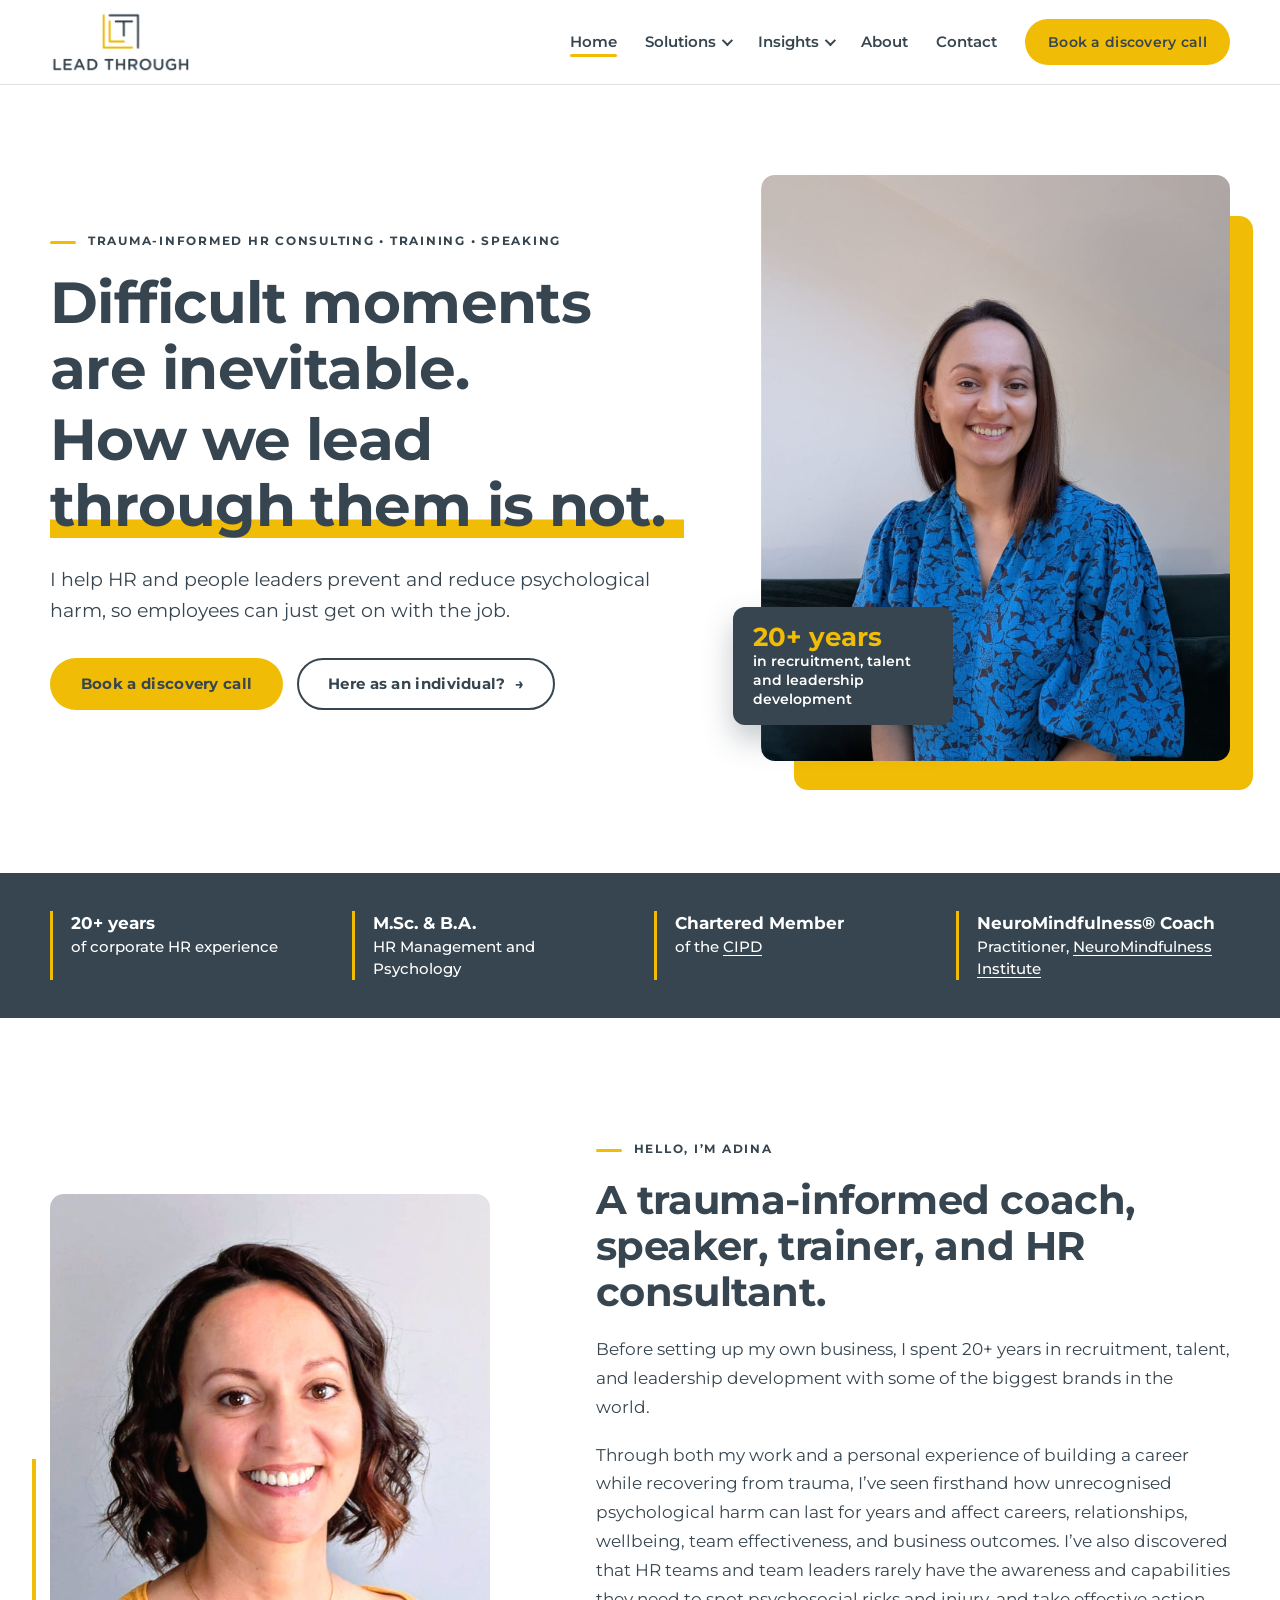
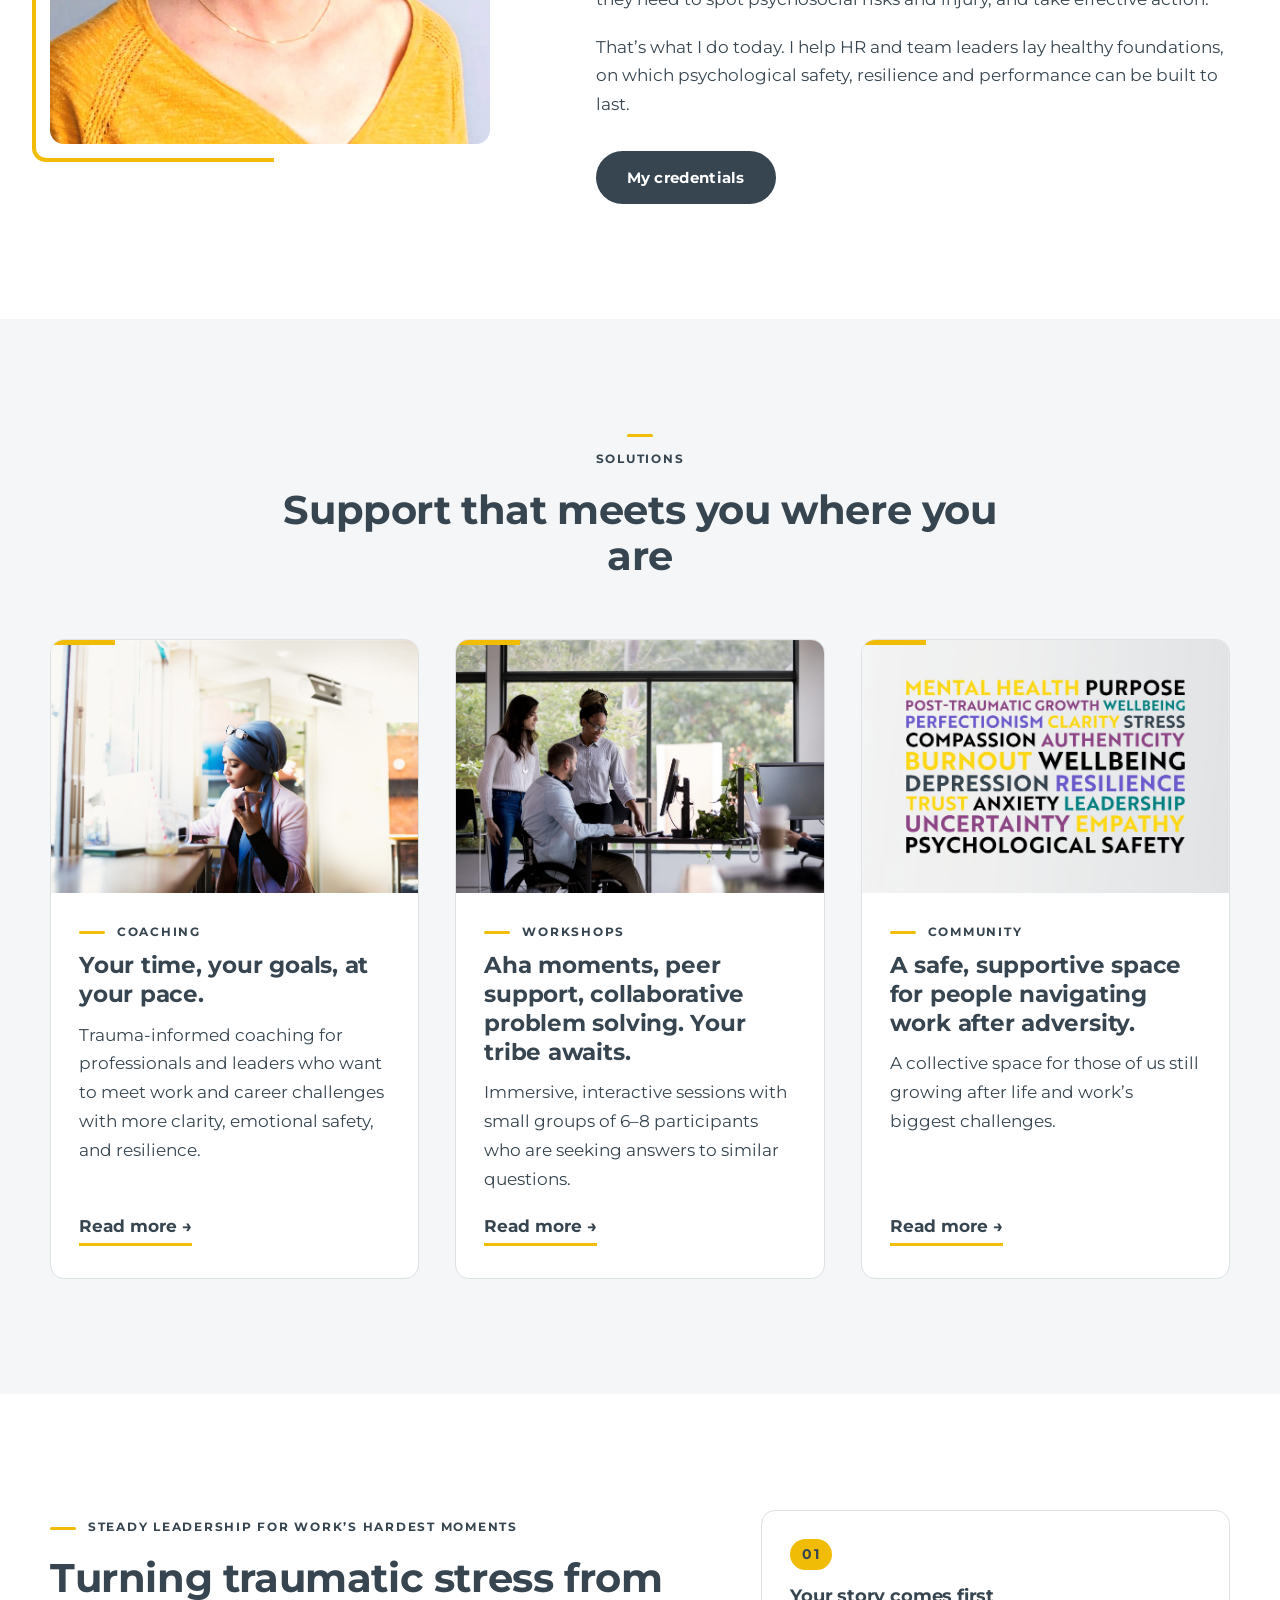
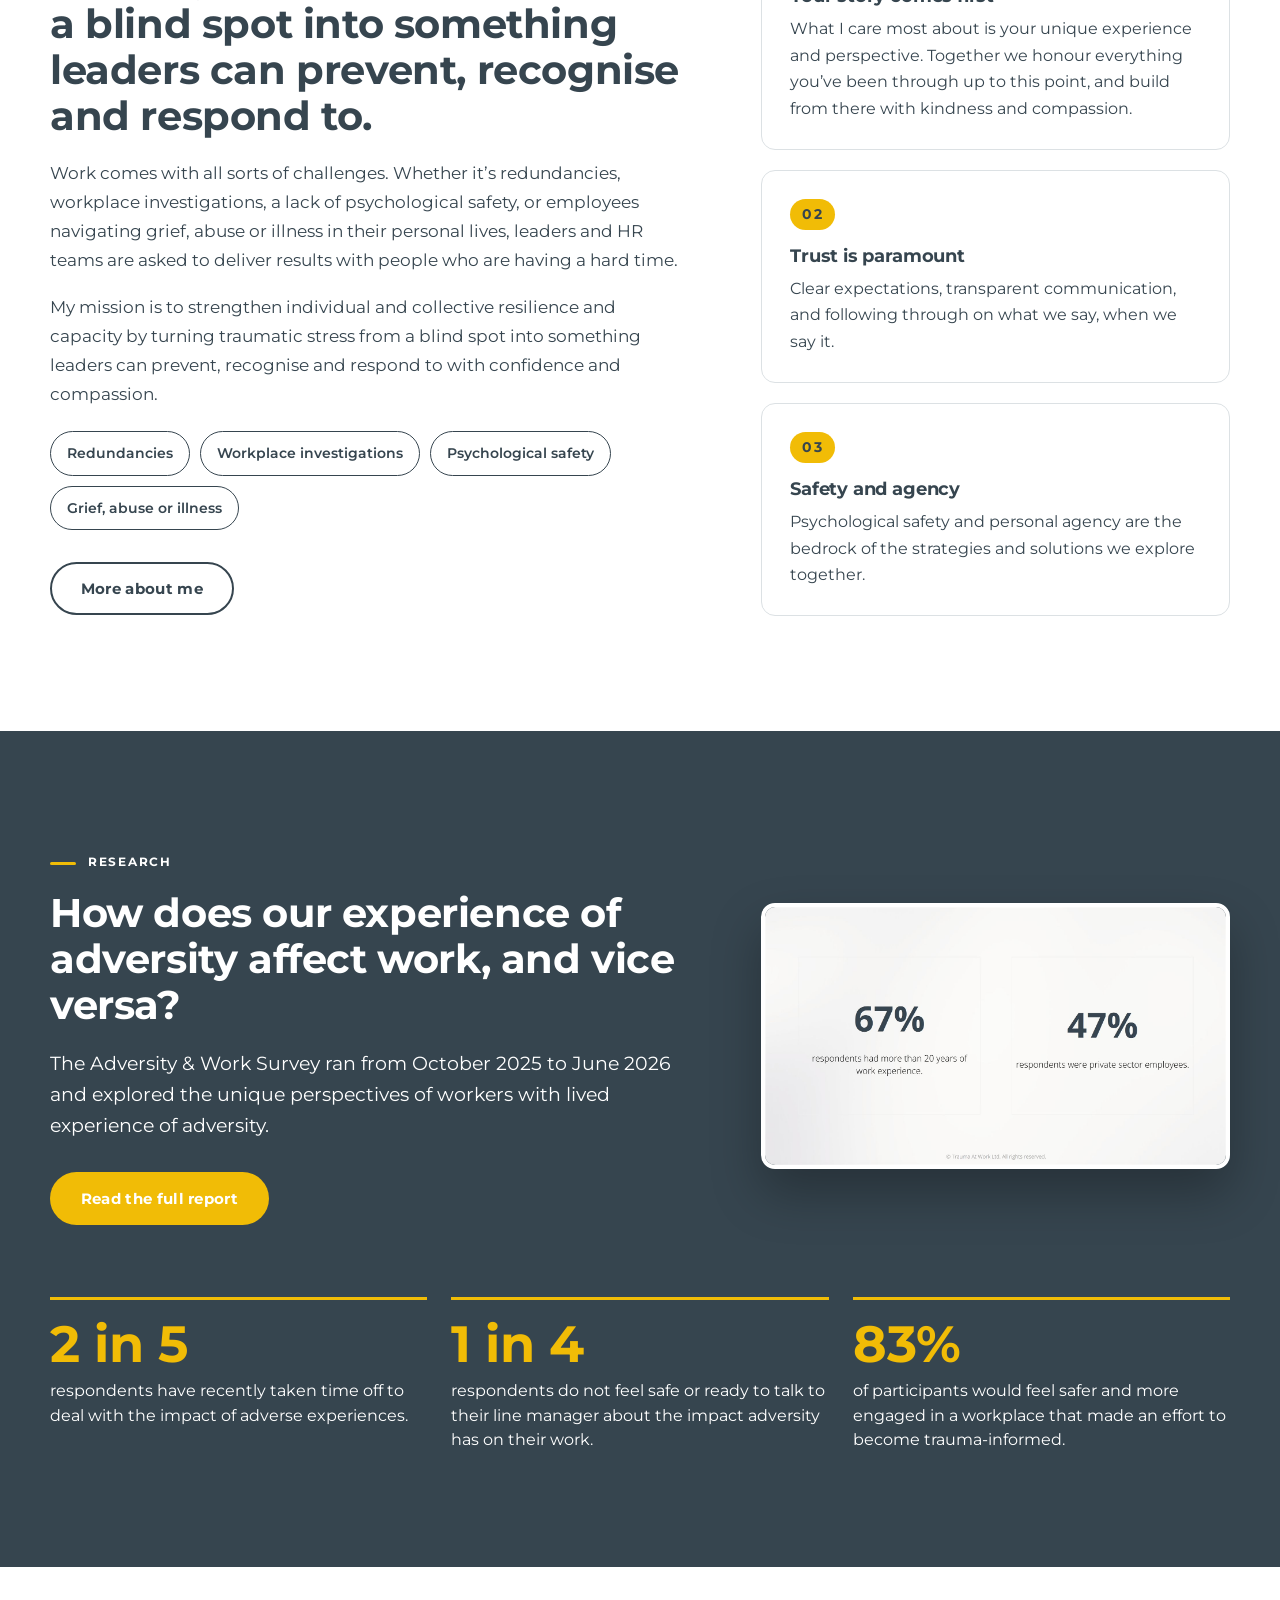
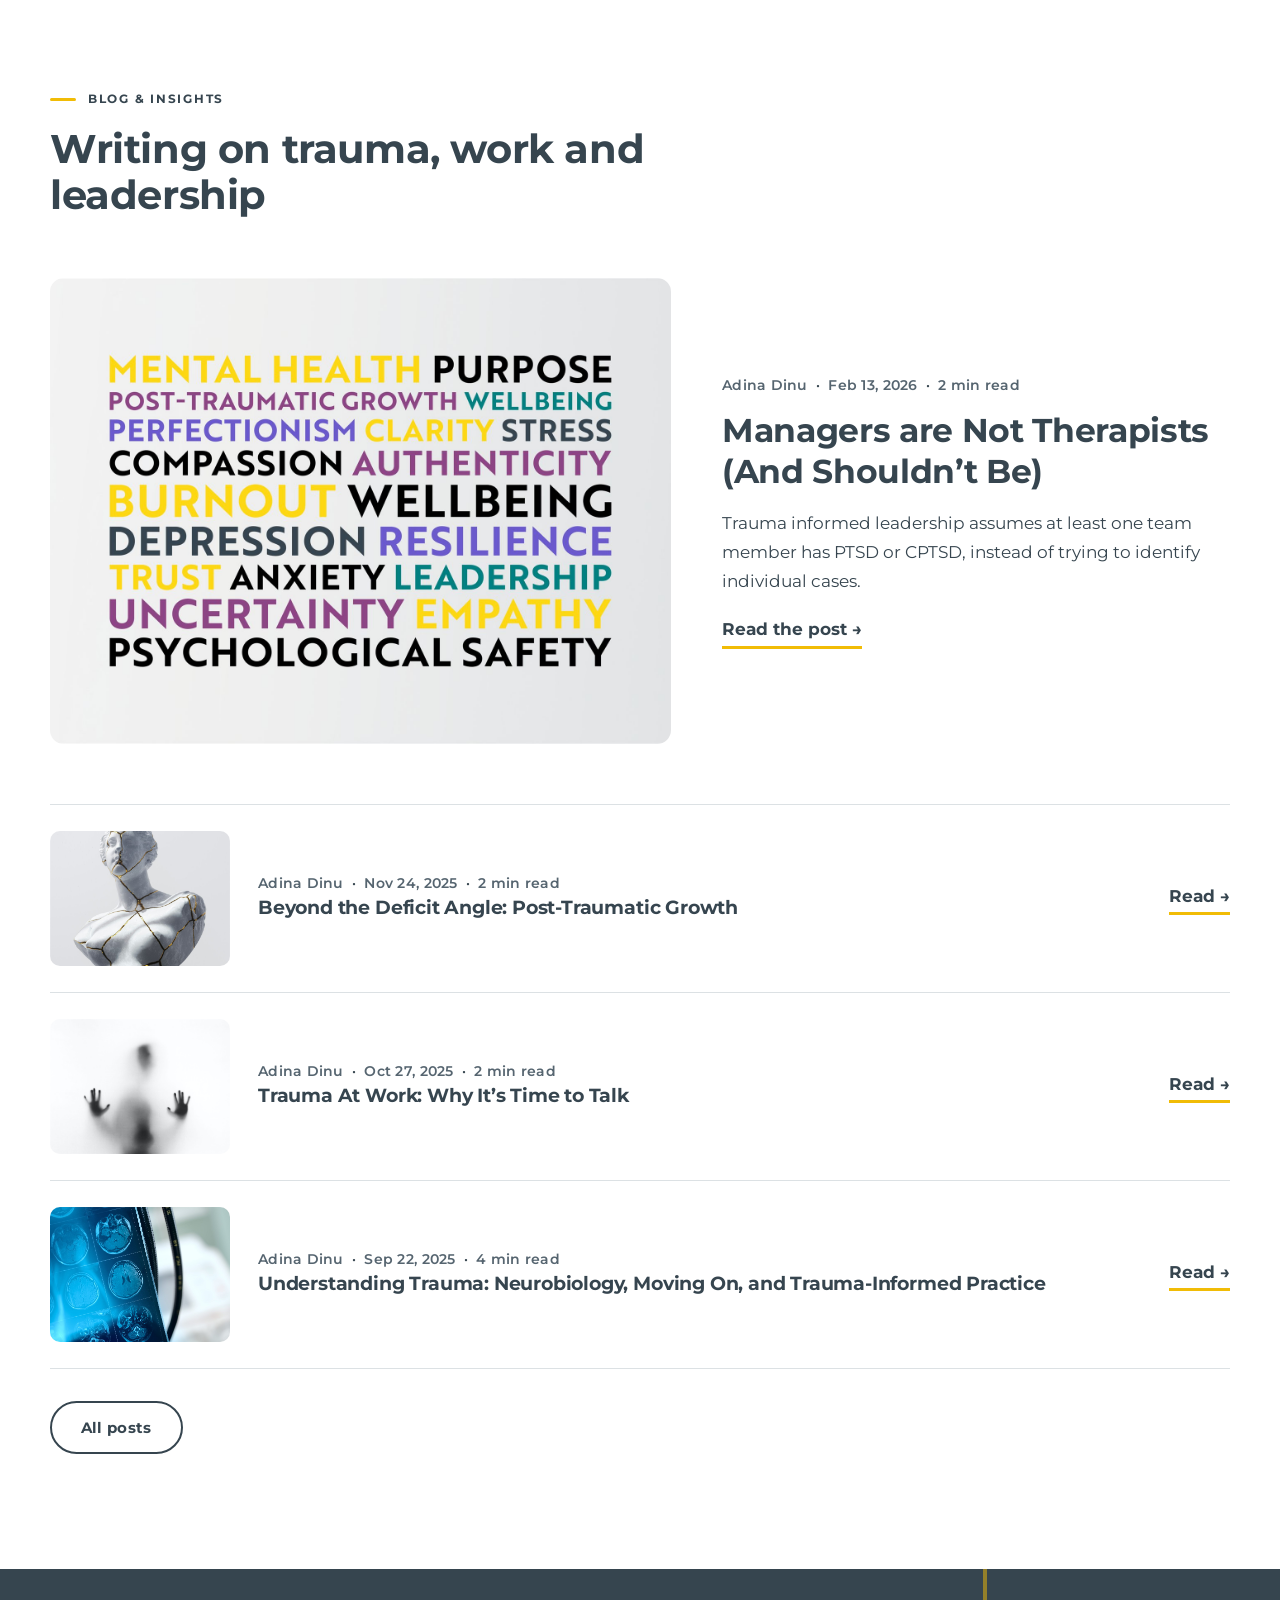
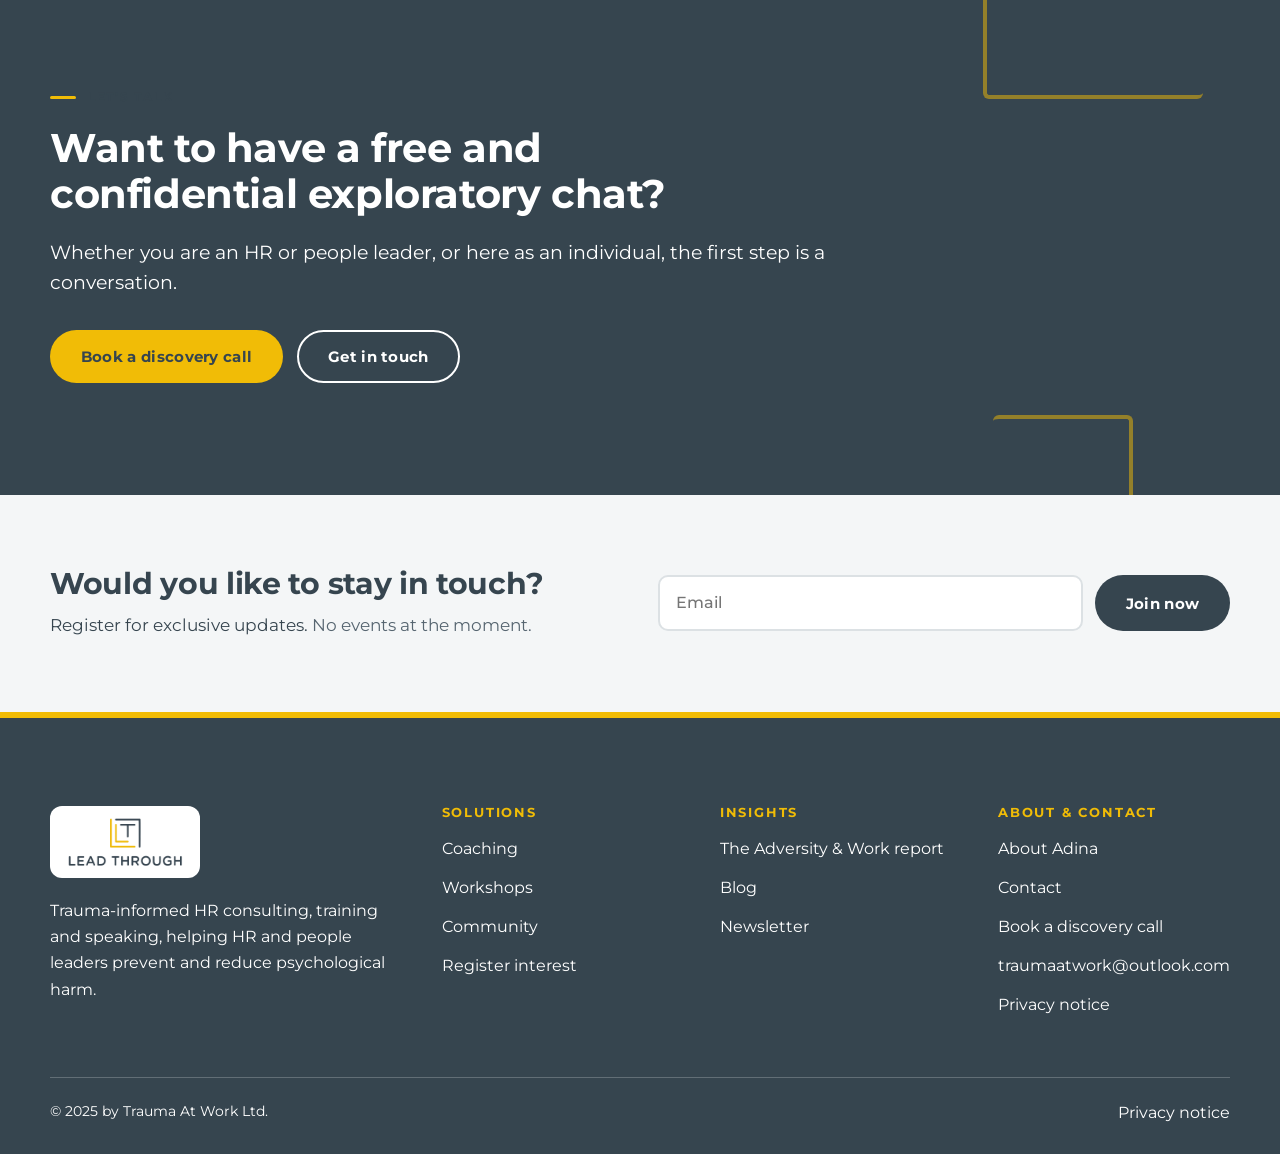
<file: index.html>
<!doctype html>
<html lang="en-GB">
<head>
<meta charset="utf-8">
<meta name="viewport" content="width=device-width, initial-scale=1">
<title>Post trauma support in the workplace for individuals and teams</title>
<meta name="description" content="Trauma-informed HR support and leadership development for depleted, demoralised teams and professionals growing after adversity.">
<link rel="canonical" href="https://www.traumaatwork.com/">
<meta property="og:title" content="Post trauma support in the workplace for individuals and teams">
<meta property="og:description" content="Trauma-informed HR support and leadership development for depleted, demoralised teams and professionals growing after adversity.">
<meta property="og:type" content="website">
<meta property="og:url" content="https://www.traumaatwork.com/">
<link rel="icon" type="image/png" href="assets/favicon.png">
<link rel="preconnect" href="https://fonts.googleapis.com">
<link rel="preconnect" href="https://fonts.gstatic.com" crossorigin>
<link href="https://fonts.googleapis.com/css2?family=Montserrat:wght@400;500;600;700&display=swap" rel="stylesheet">
<link rel="stylesheet" href="assets/css/style.css">
</head>
<body>
<a class="skip-link" href="#main">Skip to main content</a>
<header class="site-header">
  <div class="container header-inner">
    <a class="brand" href="index.html"><img src="assets/logo.png" alt="Trauma At Work – Lead Through logo" width="1200" height="528"></a>
    <button class="nav-toggle" type="button" aria-expanded="false" aria-controls="site-nav" aria-label="Open menu"><span></span></button>
    <nav class="nav" id="site-nav" aria-label="Main">
      <ul class="nav-list">
          <li><a href="index.html" aria-current="page">Home</a></li>
          <li class="has-sub">
            <button class="nav-btn" type="button" aria-expanded="false" aria-controls="sub-solutions">Solutions<span class="caret" aria-hidden="true"></span></button>
            <ul class="submenu" id="sub-solutions"><li><a href="traumainformedcoaching.html">Coaching</a></li><li><a href="workshops.html">Workshops</a></li><li><a href="join-the-club.html">Community</a></li></ul>
          </li>
          <li class="has-sub">
            <button class="nav-btn" type="button" aria-expanded="false" aria-controls="sub-insights">Insights<span class="caret" aria-hidden="true"></span></button>
            <ul class="submenu" id="sub-insights"><li><a href="insights.html">The Adversity & Work report</a></li><li><a href="blog.html">Blog</a></li></ul>
          </li>
          <li><a href="about.html">About</a></li>
          <li><a href="contact.html">Contact</a></li>
      </ul>
      <a class="btn btn--primary nav-cta" href="https://calendar.app.google/JfC6pZQxHVuuSHKNA">Book a discovery call</a>
    </nav>
  </div>
</header>
<main id="main">

<section class="hero" aria-labelledby="hero-h">
  <div class="container hero-grid">
    <div class="reveal">
      <span class="eyebrow">Trauma-informed HR consulting &bull; Training &bull; Speaking</span>
      <h1 id="hero-h">Difficult moments are inevitable. <span class="accent" style="display:inline-block;margin-top:.08em">How we lead through them is not.</span></h1>
      <p class="lead">I help HR and people leaders prevent and reduce psychological harm, so employees can just get on with the job.</p>
      <div class="btn-row">
        <a class="btn btn--primary" href="https://calendar.app.google/JfC6pZQxHVuuSHKNA">Book a discovery call</a>
        <a class="btn btn--ghost" href="traumainformedcoaching.html">Here as an individual? <span class="arr" aria-hidden="true">→</span></a>
      </div>
    </div>
    <div class="hero-media reveal reveal-d1">
      <img src="assets/images/adina-portrait.jpg" alt="Adina Dinu, trauma-informed coach, speaker, trainer and HR consultant" width="1200" height="1600">
      <div class="hero-badge"><strong>20+ years</strong>in recruitment, talent and leadership development</div>
    </div>
  </div>
</section>

<section class="cred-band" aria-label="Credentials at a glance">
  <div class="container">
    <ul class="cred-list">
      <li><strong>20+ years</strong>of corporate HR experience</li>
      <li><strong>M.Sc. &amp; B.A.</strong>HR Management and Psychology</li>
      <li><strong>Chartered Member</strong>of the <a href="https://www.cipd.org">CIPD</a></li>
      <li><strong>NeuroMindfulness® Coach</strong>Practitioner, <a href="https://neuromindfulnessinstitute.com/">NeuroMindfulness Institute</a></li>
    </ul>
  </div>
</section>

<section class="section" aria-labelledby="intro-h">
  <div class="container split split--wide-right">
    <div class="portrait reveal"><img src="assets/images/about-adina-2.jpg" alt="Portrait of Adina Dinu smiling" loading="lazy" width="855" height="1282"></div>
    <div class="reveal reveal-d1">
      <span class="eyebrow">Hello, I’m Adina</span>
      <h2 id="intro-h">A trauma-informed coach, speaker, trainer, and HR consultant.</h2>
      <div class="prose">
        <p>Before setting up my own business, I spent 20+ years in recruitment, talent, and leadership development with some of the biggest brands in the world.</p>
        <p>Through both my work and a personal experience of building a career while recovering from trauma, I’ve seen firsthand how unrecognised psychological harm can last for years and affect careers, relationships, wellbeing, team effectiveness, and business outcomes. I’ve also discovered that HR teams and team leaders rarely have the awareness and capabilities they need to spot psychosocial risks and injury, and take effective action.</p>
        <p>That’s what I do today. I help HR and team leaders lay healthy foundations, on which psychological safety, resilience and performance can be built to last.</p>
      </div>
      <div class="btn-row"><a class="btn btn--dark" href="about.html">My credentials</a></div>
    </div>
  </div>
</section>

<section class="section section--tint" aria-labelledby="sol-h">
  <div class="container">
    <div class="section-head section-head--center reveal">
      <span class="eyebrow">Solutions</span>
      <h2 id="sol-h">Support that meets you where you are</h2>
    </div>
    <div class="grid grid-3">
      <article class="card reveal">
        <div class="card-img"><img src="assets/images/coaching-notes.jpg" alt="A professional working with a phone and laptop beside a bright window" loading="lazy"></div>
        <div class="card-body"><span class="eyebrow">Coaching</span>
          <h3>Your time, your goals, at your pace.</h3>
          <p>Trauma-informed coaching for professionals and leaders who want to meet work and career challenges with more clarity, emotional safety, and resilience.</p>
          <a class="text-link" href="traumainformedcoaching.html" style="align-self:flex-start">Read more <span class="arr" aria-hidden="true">→</span></a></div>
      </article>
      <article class="card reveal reveal-d1">
        <div class="card-img"><img src="assets/images/workshops-together.jpg" alt="A team working together around a desk" loading="lazy"></div>
        <div class="card-body"><span class="eyebrow">Workshops</span>
          <h3>Aha moments, peer support, collaborative problem solving. Your tribe awaits.</h3>
          <p>Immersive, interactive sessions with small groups of 6–8 participants who are seeking answers to similar questions.</p>
          <a class="text-link" href="workshops.html" style="align-self:flex-start">Read more <span class="arr" aria-hidden="true">→</span></a></div>
      </article>
      <article class="card reveal reveal-d2">
        <div class="card-img"><img src="assets/images/bg-generic-2.jpg" alt="Words including mental health, resilience, compassion, trust and psychological safety" loading="lazy"></div>
        <div class="card-body"><span class="eyebrow">Community</span>
          <h3>A safe, supportive space for people navigating work after adversity.</h3>
          <p>A collective space for those of us still growing after life and work’s biggest challenges.</p>
          <a class="text-link" href="join-the-club.html" style="align-self:flex-start">Read more <span class="arr" aria-hidden="true">→</span></a></div>
      </article>
    </div>
  </div>
</section>

<section class="section" aria-labelledby="tiw-h">
  <div class="container">
    <div class="split split--wide-left">
      <div class="reveal">
        <span class="eyebrow">Steady leadership for work’s hardest moments</span>
        <h2 id="tiw-h">Turning traumatic stress from a blind spot into something leaders can prevent, recognise and respond to.</h2>
        <div class="prose">
          <p>Work comes with all sorts of challenges. Whether it’s redundancies, workplace investigations, a lack of psychological safety, or employees navigating grief, abuse or illness in their personal lives, leaders and HR teams are asked to deliver results with people who are having a hard time.</p>
          <p>My mission is to strengthen individual and collective resilience and capacity by turning traumatic stress from a blind spot into something leaders can prevent, recognise and respond to with confidence and compassion.</p>
        </div>
        <ul class="chips" aria-label="Challenges leaders and HR teams face">
          <li>Redundancies</li><li>Workplace investigations</li><li>Psychological safety</li><li>Grief, abuse or illness</li>
        </ul>
        <div class="btn-row"><a class="btn btn--ghost" href="about.html">More about me</a></div>
      </div>
      <div class="principles reveal reveal-d1" style="grid-template-columns:1fr">
        <div class="principle"><span class="num">01</span><h3>Your story comes first</h3><p>What I care most about is your unique experience and perspective. Together we honour everything you’ve been through up to this point, and build from there with kindness and compassion.</p></div>
        <div class="principle"><span class="num">02</span><h3>Trust is paramount</h3><p>Clear expectations, transparent communication, and following through on what we say, when we say it.</p></div>
        <div class="principle"><span class="num">03</span><h3>Safety and agency</h3><p>Psychological safety and personal agency are the bedrock of the strategies and solutions we explore together.</p></div>
      </div>
    </div>
  </div>
</section>

<section class="section section--dark" aria-labelledby="rep-h">
  <div class="container split split--wide-left">
    <div class="reveal">
      <span class="eyebrow">Research</span>
      <h2 id="rep-h">How does our experience of adversity affect work, and vice versa?</h2>
      <p class="lead">The Adversity &amp; Work Survey ran from October 2025 to June 2026 and explored the unique perspectives of workers with lived experience of adversity.</p>
      <div class="btn-row"><a class="btn btn--primary" href="insights.html">Read the full report</a></div>
    </div>
    <div class="report-media reveal reveal-d1">
      <img src="assets/images/report-snapshot-1.jpg" alt="Adversity &amp; Work Survey report snapshot: 67% of respondents had more than 20 years of work experience; 47% were private sector employees" loading="lazy">
    </div>
  </div>
  <div class="container">
      <div class="stats" style="margin-top:clamp(40px,6vw,72px)">
        <div class="stat"><span class="big">2 in 5</span><p>respondents have recently taken time off to deal with the impact of adverse experiences.</p></div>
        <div class="stat"><span class="big">1 in 4</span><p>respondents do not feel safe or ready to talk to their line manager about the impact adversity has on their work.</p></div>
        <div class="stat"><span class="big">83%</span><p>of participants would feel safer and more engaged in a workplace that made an effort to become trauma-informed.</p></div>
      </div>
  </div>
</section>

<section class="section" aria-labelledby="ins-h">
  <div class="container">
    <div class="section-head reveal">
      <span class="eyebrow">Blog &amp; insights</span>
      <h2 id="ins-h">Writing on trauma, work and leadership</h2>
    </div>
    <article class="post-feature reveal">
      <a class="thumb" href="https://www.traumaatwork.com/post/managers-are-not-therapists" tabindex="-1" aria-hidden="true"><img src="assets/images/bg-generic-2.jpg" alt="" loading="lazy"></a>
      <div>
        <p class="post-meta"><span>Adina Dinu</span><span>Feb 13, 2026</span><span>2 min read</span></p>
        <h3 class="post-title" style="font-size:clamp(1.5rem,2.6vw,2.1rem)"><a href="https://www.traumaatwork.com/post/managers-are-not-therapists">Managers are Not Therapists (And Shouldn’t Be)</a></h3>
        <p>Trauma informed leadership assumes at least one team member has PTSD or CPTSD, instead of trying to identify individual cases.</p>
        <a class="text-link" href="https://www.traumaatwork.com/post/managers-are-not-therapists">Read the post <span class="arr" aria-hidden="true">→</span></a>
      </div>
    </article>
    <div class="post-list">
      <article class="post-row reveal">
        <a class="thumb" href="https://www.traumaatwork.com/post/beyond-the-deficit-angle-post-traumatic-growth" tabindex="-1" aria-hidden="true"><img src="assets/images/blog-topics.jpg" alt="" loading="lazy"></a>
        <div>
          <p class="post-meta"><span>Adina Dinu</span><span>Nov 24, 2025</span><span>2 min read</span></p>
          <h3><a class="post-title-link" href="https://www.traumaatwork.com/post/beyond-the-deficit-angle-post-traumatic-growth" style="text-decoration:none">Beyond the Deficit Angle: Post-Traumatic Growth</a></h3>
        </div>
        <a class="text-link go" href="https://www.traumaatwork.com/post/beyond-the-deficit-angle-post-traumatic-growth" aria-label="Read: Beyond the Deficit Angle: Post-Traumatic Growth">Read <span class="arr" aria-hidden="true">→</span></a>
      </article>
      <article class="post-row reveal">
        <a class="thumb" href="https://www.traumaatwork.com/post/trauma-at-work-why-it-s-time-to-talk" tabindex="-1" aria-hidden="true"><img src="assets/images/blog-alone.jpg" alt="" loading="lazy"></a>
        <div>
          <p class="post-meta"><span>Adina Dinu</span><span>Oct 27, 2025</span><span>2 min read</span></p>
          <h3><a class="post-title-link" href="https://www.traumaatwork.com/post/trauma-at-work-why-it-s-time-to-talk" style="text-decoration:none">Trauma At Work: Why It’s Time to Talk</a></h3>
        </div>
        <a class="text-link go" href="https://www.traumaatwork.com/post/trauma-at-work-why-it-s-time-to-talk" aria-label="Read: Trauma At Work: Why It’s Time to Talk">Read <span class="arr" aria-hidden="true">→</span></a>
      </article>
      <article class="post-row reveal">
        <a class="thumb" href="https://www.traumaatwork.com/post/understanding-trauma-neurobiology-moving-on-and-trauma-informed-practice" tabindex="-1" aria-hidden="true"><img src="assets/images/blog-kintsugi.jpg" alt="" loading="lazy"></a>
        <div>
          <p class="post-meta"><span>Adina Dinu</span><span>Sep 22, 2025</span><span>4 min read</span></p>
          <h3><a class="post-title-link" href="https://www.traumaatwork.com/post/understanding-trauma-neurobiology-moving-on-and-trauma-informed-practice" style="text-decoration:none">Understanding Trauma: Neurobiology, Moving On, and Trauma-Informed Practice</a></h3>
        </div>
        <a class="text-link go" href="https://www.traumaatwork.com/post/understanding-trauma-neurobiology-moving-on-and-trauma-informed-practice" aria-label="Read: Understanding Trauma: Neurobiology, Moving On, and Trauma-Informed Practice">Read <span class="arr" aria-hidden="true">→</span></a>
      </article>
    </div>
    <div class="btn-row"><a class="btn btn--ghost" href="blog.html">All posts</a></div>
  </div>
</section>
</main>
<section class="cta-band" aria-labelledby="cta-h">
  <div class="container cta-inner reveal">
    <span class="eyebrow">Let’s talk</span>
    <h2 id="cta-h">Want to have a free and confidential exploratory chat?</h2>
    <p class="lead">Whether you are an HR or people leader, or here as an individual, the first step is a conversation.</p>
    <div class="btn-row">
      <a class="btn btn--primary" href="https://calendar.app.google/JfC6pZQxHVuuSHKNA">Book a discovery call</a>
      <a class="btn btn--ghost" href="contact.html">Get in touch</a>
    </div>
  </div>
</section>
<section class="newsletter" aria-labelledby="news-h">
  <div class="container newsletter-inner">
    <div>
      <h2 id="news-h">Would you like to stay in touch?</h2>
      <p>Register for exclusive updates. <span class="muted">No events at the moment.</span></p>
    </div>
    <!-- WIX: replace with the existing newsletter link/form. Live site sends visitors to /newsletter-sign-up. -->
    <form class="inline-form" action="newsletter-sign-up.html" method="get">
      <div class="field"><label class="sr-only" for="nl-email" style="position:absolute;left:-9999px">Email</label>
        <input id="nl-email" name="email" type="email" placeholder="Email" autocomplete="email" required></div>
      <button class="btn btn--dark" type="submit">Join now</button>
    </form>
  </div>
</section>
<footer class="site-footer">
  <div class="container">
    <div class="footer-grid">
      <div class="footer-brand">
        <a href="index.html"><img src="assets/logo.png" alt="Trauma At Work – Lead Through logo" width="1200" height="528"></a>
        <p>Trauma-informed HR consulting, training and speaking, helping HR and people leaders prevent and reduce psychological harm.</p>
      </div>
      <nav aria-label="Solutions"><h4>Solutions</h4><ul>
        <li><a href="traumainformedcoaching.html">Coaching</a></li>
        <li><a href="workshops.html">Workshops</a></li>
        <li><a href="join-the-club.html">Community</a></li>
        <li><a href="register-interest.html">Register interest</a></li></ul></nav>
      <nav aria-label="Insights"><h4>Insights</h4><ul>
        <li><a href="insights.html">The Adversity &amp; Work report</a></li>
        <li><a href="blog.html">Blog</a></li>
        <li><a href="newsletter-sign-up.html">Newsletter</a></li></ul></nav>
      <nav aria-label="About and contact"><h4>About &amp; contact</h4><ul>
        <li><a href="about.html">About Adina</a></li>
        <li><a href="contact.html">Contact</a></li>
        <li><a href="https://calendar.app.google/JfC6pZQxHVuuSHKNA">Book a discovery call</a></li>
        <li><a href="mailto:traumaatwork@outlook.com">traumaatwork@outlook.com</a></li>
        <li><a href="privacy-notice.html">Privacy notice</a></li></ul></nav>
    </div>
    <div class="footer-bottom"><span>© 2025 by Trauma At Work Ltd.</span><a href="privacy-notice.html">Privacy notice</a></div>
  </div>
</footer>
<script src="assets/js/main.js"></script>
</body>
</html>
</file>
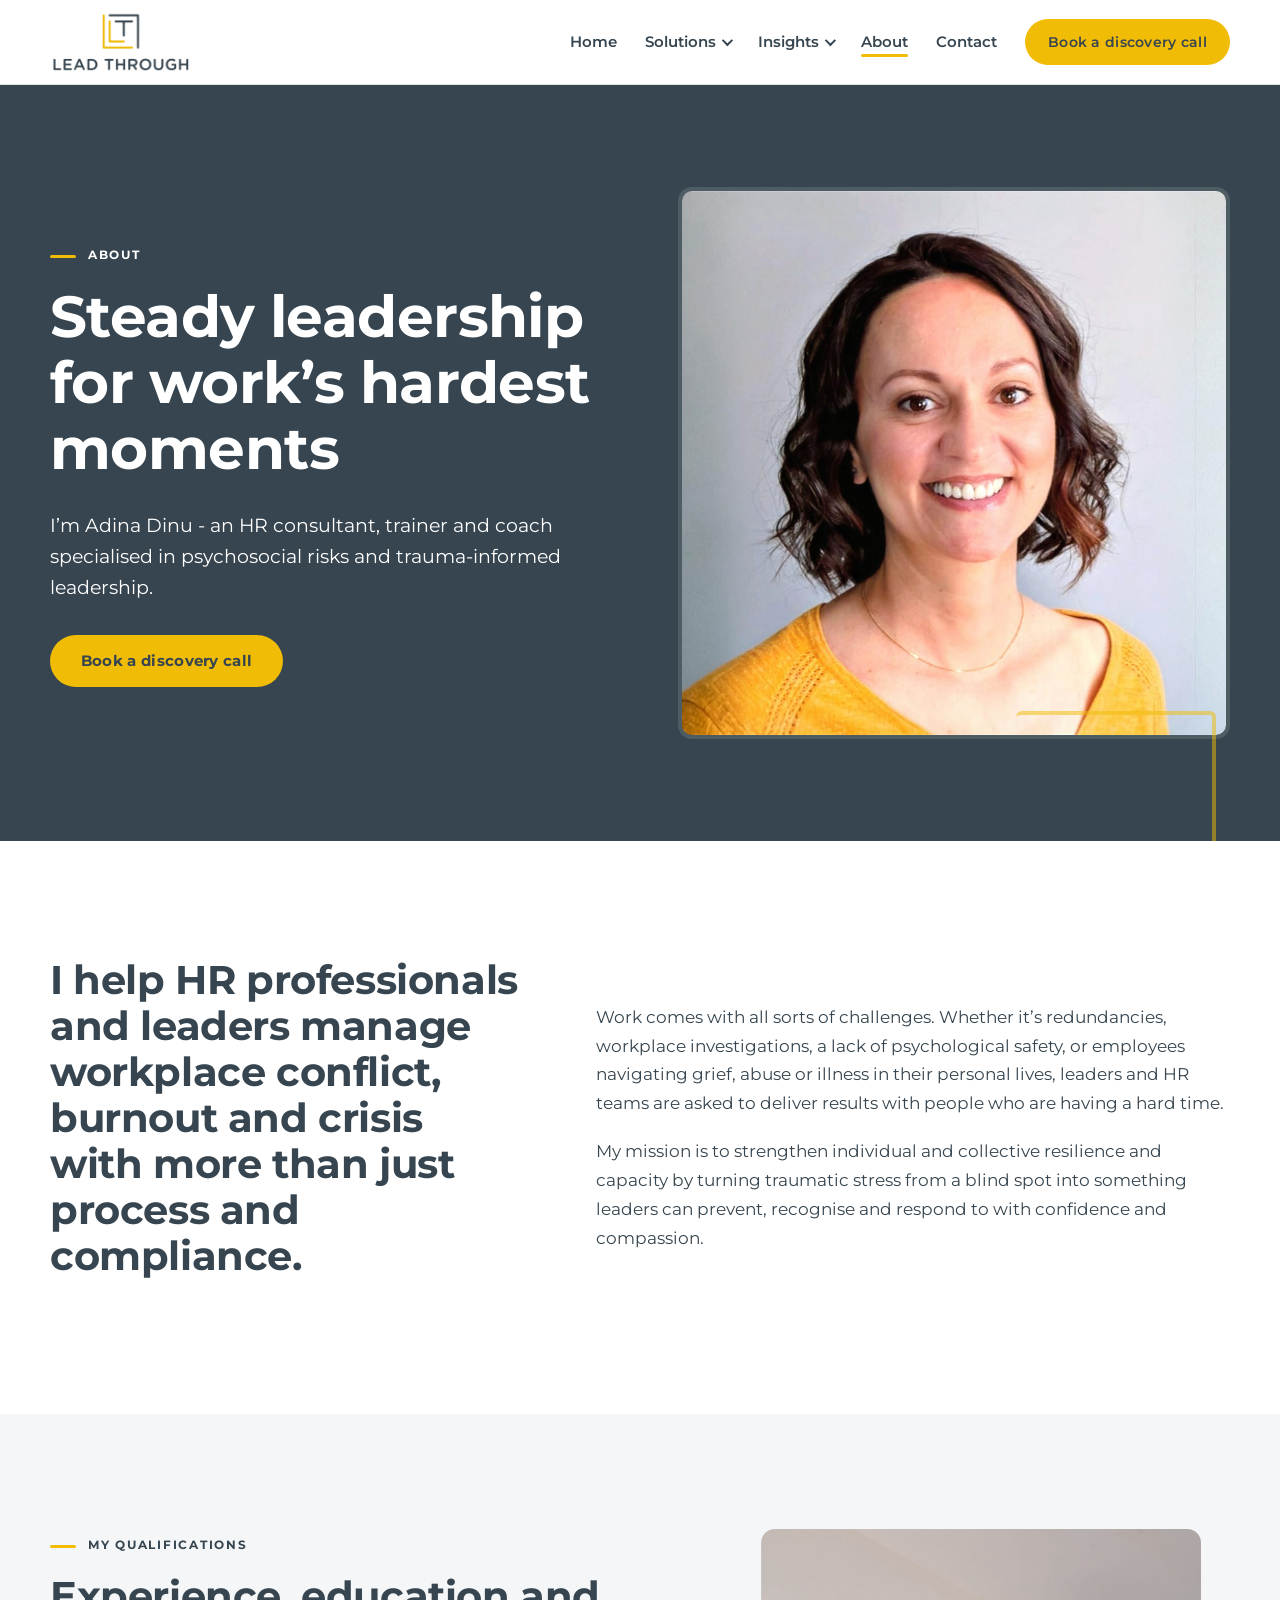
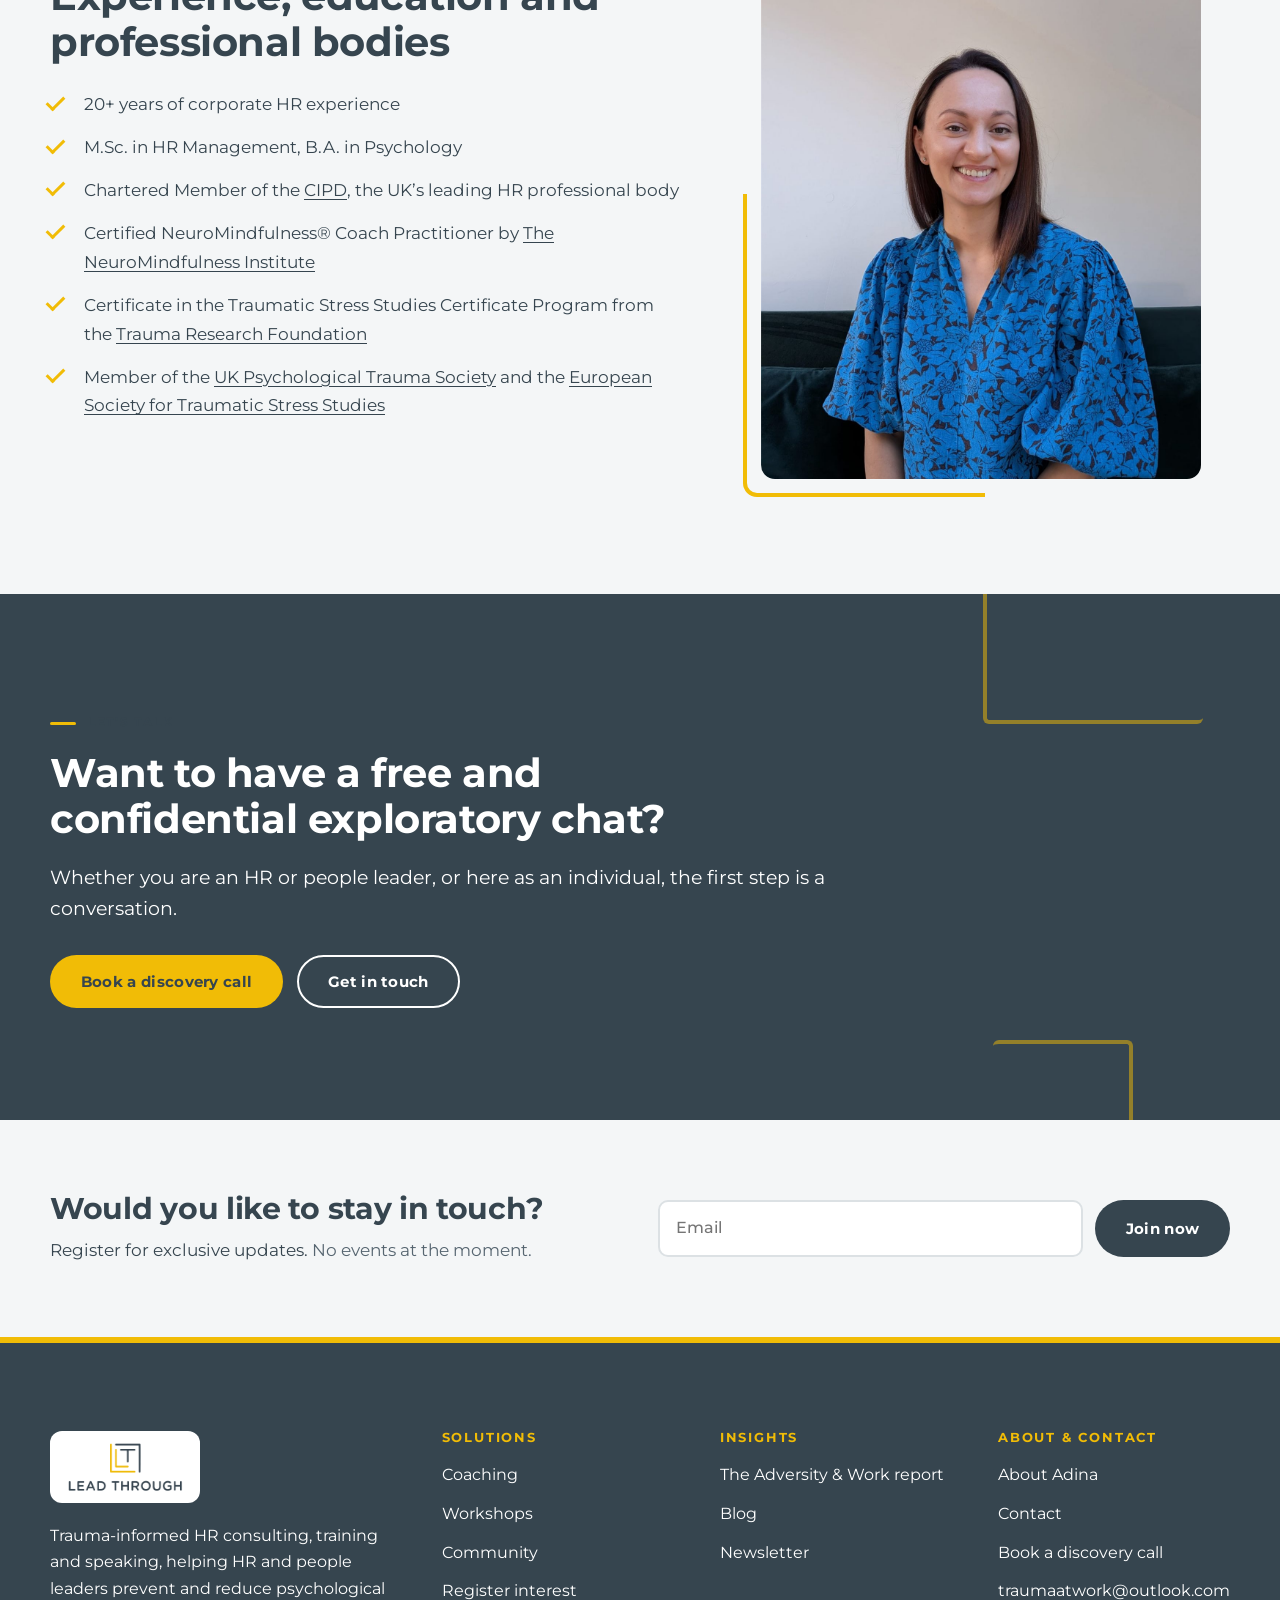
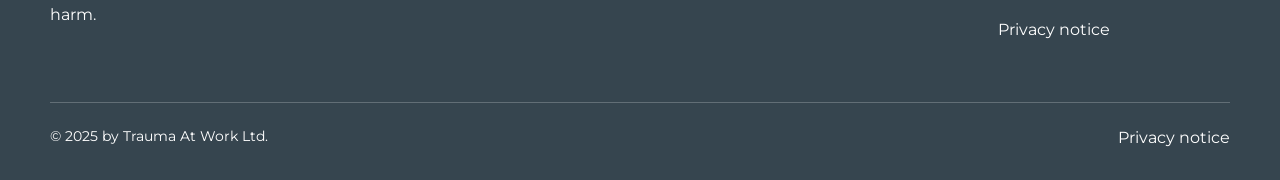
<file: about.html>
<!doctype html>
<html lang="en-GB">
<head>
<meta charset="utf-8">
<meta name="viewport" content="width=device-width, initial-scale=1">
<title>About Adina Dinu | Trauma-Informed HR and Leadership Development</title>
<meta name="description" content="Adina Dinu is an HR consultant, trainer and coach specialised in psychosocial risks and trauma-informed leadership.">
<link rel="canonical" href="https://www.traumaatwork.com/about">
<meta property="og:title" content="About Adina Dinu | Trauma-Informed HR and Leadership Development">
<meta property="og:description" content="Adina Dinu is an HR consultant, trainer and coach specialised in psychosocial risks and trauma-informed leadership.">
<meta property="og:type" content="website">
<meta property="og:url" content="https://www.traumaatwork.com/about">
<link rel="icon" type="image/png" href="assets/favicon.png">
<link rel="preconnect" href="https://fonts.googleapis.com">
<link rel="preconnect" href="https://fonts.gstatic.com" crossorigin>
<link href="https://fonts.googleapis.com/css2?family=Montserrat:wght@400;500;600;700&display=swap" rel="stylesheet">
<link rel="stylesheet" href="assets/css/style.css">
</head>
<body>
<a class="skip-link" href="#main">Skip to main content</a>
<header class="site-header">
  <div class="container header-inner">
    <a class="brand" href="index.html"><img src="assets/logo.png" alt="Trauma At Work – Lead Through logo" width="1200" height="528"></a>
    <button class="nav-toggle" type="button" aria-expanded="false" aria-controls="site-nav" aria-label="Open menu"><span></span></button>
    <nav class="nav" id="site-nav" aria-label="Main">
      <ul class="nav-list">
          <li><a href="index.html">Home</a></li>
          <li class="has-sub">
            <button class="nav-btn" type="button" aria-expanded="false" aria-controls="sub-solutions">Solutions<span class="caret" aria-hidden="true"></span></button>
            <ul class="submenu" id="sub-solutions"><li><a href="traumainformedcoaching.html">Coaching</a></li><li><a href="workshops.html">Workshops</a></li><li><a href="join-the-club.html">Community</a></li></ul>
          </li>
          <li class="has-sub">
            <button class="nav-btn" type="button" aria-expanded="false" aria-controls="sub-insights">Insights<span class="caret" aria-hidden="true"></span></button>
            <ul class="submenu" id="sub-insights"><li><a href="insights.html">The Adversity & Work report</a></li><li><a href="blog.html">Blog</a></li></ul>
          </li>
          <li><a href="about.html" aria-current="page">About</a></li>
          <li><a href="contact.html">Contact</a></li>
      </ul>
      <a class="btn btn--primary nav-cta" href="https://calendar.app.google/JfC6pZQxHVuuSHKNA">Book a discovery call</a>
    </nav>
  </div>
</header>
<main id="main">

<section class="page-hero">
  <div class="container split">
    <div class="reveal">
      <span class="eyebrow">About</span>
      <h1>Steady leadership for work’s hardest moments</h1>
      <p class="lead">I’m Adina Dinu - an HR consultant, trainer and coach specialised in psychosocial risks and trauma-informed leadership.</p>
      <div class="btn-row"><a class="btn btn--primary" href="https://calendar.app.google/JfC6pZQxHVuuSHKNA">Book a discovery call</a></div>
    </div>
    <img class="page-hero-img portrait-crop reveal reveal-d1" src="assets/images/about-adina-1.jpg" alt="Adina Dinu smiling, wearing a mustard cardigan">
  </div>
</section>

<section class="section">
  <div class="container split split--wide-right">
    <div class="reveal"><h2>I help HR professionals and leaders manage workplace conflict, burnout and crisis with more than just process and compliance.</h2></div>
    <div class="reveal reveal-d1 prose">
      <p>Work comes with all sorts of challenges. Whether it’s redundancies, workplace investigations, a lack of psychological safety, or employees navigating grief, abuse or illness in their personal lives, leaders and HR teams are asked to deliver results with people who are having a hard time.</p>
      <p>My mission is to strengthen individual and collective resilience and capacity by turning traumatic stress from a blind spot into something leaders can prevent, recognise and respond to with confidence and compassion.</p>
    </div>
  </div>
</section>

<section class="section section--tint">
  <div class="container split split--wide-left" style="align-items:start">
    <div class="reveal">
      <span class="eyebrow">My qualifications</span>
      <h2>Experience, education and professional bodies</h2>
      <ul class="ticks" style="margin-top:1.6rem">
        <li>20+ years of corporate HR experience</li>
        <li>M.Sc. in HR Management, B.A. in Psychology</li>
        <li>Chartered Member of the <a href="https://www.cipd.org">CIPD</a>, the UK’s leading HR professional body</li>
        <li>Certified NeuroMindfulness® Coach Practitioner by <a href="https://neuromindfulnessinstitute.com/">The NeuroMindfulness Institute</a></li>
        <li>Certificate in the Traumatic Stress Studies Certificate Program from the <a href="https://traumaresearchfoundation.org/">Trauma Research Foundation</a></li>
        <li>Member of the <a href="https://ukpts.org/">UK Psychological Trauma Society</a> and the <a href="https://estss.org/">European Society for Traumatic Stress Studies</a></li>
      </ul>
    </div>
    <div class="portrait reveal reveal-d1"><img src="assets/images/adina-portrait.jpg" alt="Adina Dinu in a blue patterned blouse, smiling" loading="lazy"></div>
  </div>
</section>
</main>
<section class="cta-band" aria-labelledby="cta-h">
  <div class="container cta-inner reveal">
    <span class="eyebrow">Let’s talk</span>
    <h2 id="cta-h">Want to have a free and confidential exploratory chat?</h2>
    <p class="lead">Whether you are an HR or people leader, or here as an individual, the first step is a conversation.</p>
    <div class="btn-row">
      <a class="btn btn--primary" href="https://calendar.app.google/JfC6pZQxHVuuSHKNA">Book a discovery call</a>
      <a class="btn btn--ghost" href="contact.html">Get in touch</a>
    </div>
  </div>
</section>
<section class="newsletter" aria-labelledby="news-h">
  <div class="container newsletter-inner">
    <div>
      <h2 id="news-h">Would you like to stay in touch?</h2>
      <p>Register for exclusive updates. <span class="muted">No events at the moment.</span></p>
    </div>
    <!-- WIX: replace with the existing newsletter link/form. Live site sends visitors to /newsletter-sign-up. -->
    <form class="inline-form" action="newsletter-sign-up.html" method="get">
      <div class="field"><label class="sr-only" for="nl-email" style="position:absolute;left:-9999px">Email</label>
        <input id="nl-email" name="email" type="email" placeholder="Email" autocomplete="email" required></div>
      <button class="btn btn--dark" type="submit">Join now</button>
    </form>
  </div>
</section>
<footer class="site-footer">
  <div class="container">
    <div class="footer-grid">
      <div class="footer-brand">
        <a href="index.html"><img src="assets/logo.png" alt="Trauma At Work – Lead Through logo" width="1200" height="528"></a>
        <p>Trauma-informed HR consulting, training and speaking, helping HR and people leaders prevent and reduce psychological harm.</p>
      </div>
      <nav aria-label="Solutions"><h4>Solutions</h4><ul>
        <li><a href="traumainformedcoaching.html">Coaching</a></li>
        <li><a href="workshops.html">Workshops</a></li>
        <li><a href="join-the-club.html">Community</a></li>
        <li><a href="register-interest.html">Register interest</a></li></ul></nav>
      <nav aria-label="Insights"><h4>Insights</h4><ul>
        <li><a href="insights.html">The Adversity &amp; Work report</a></li>
        <li><a href="blog.html">Blog</a></li>
        <li><a href="newsletter-sign-up.html">Newsletter</a></li></ul></nav>
      <nav aria-label="About and contact"><h4>About &amp; contact</h4><ul>
        <li><a href="about.html">About Adina</a></li>
        <li><a href="contact.html">Contact</a></li>
        <li><a href="https://calendar.app.google/JfC6pZQxHVuuSHKNA">Book a discovery call</a></li>
        <li><a href="mailto:traumaatwork@outlook.com">traumaatwork@outlook.com</a></li>
        <li><a href="privacy-notice.html">Privacy notice</a></li></ul></nav>
    </div>
    <div class="footer-bottom"><span>© 2025 by Trauma At Work Ltd.</span><a href="privacy-notice.html">Privacy notice</a></div>
  </div>
</footer>
<script src="assets/js/main.js"></script>
</body>
</html>
</file>
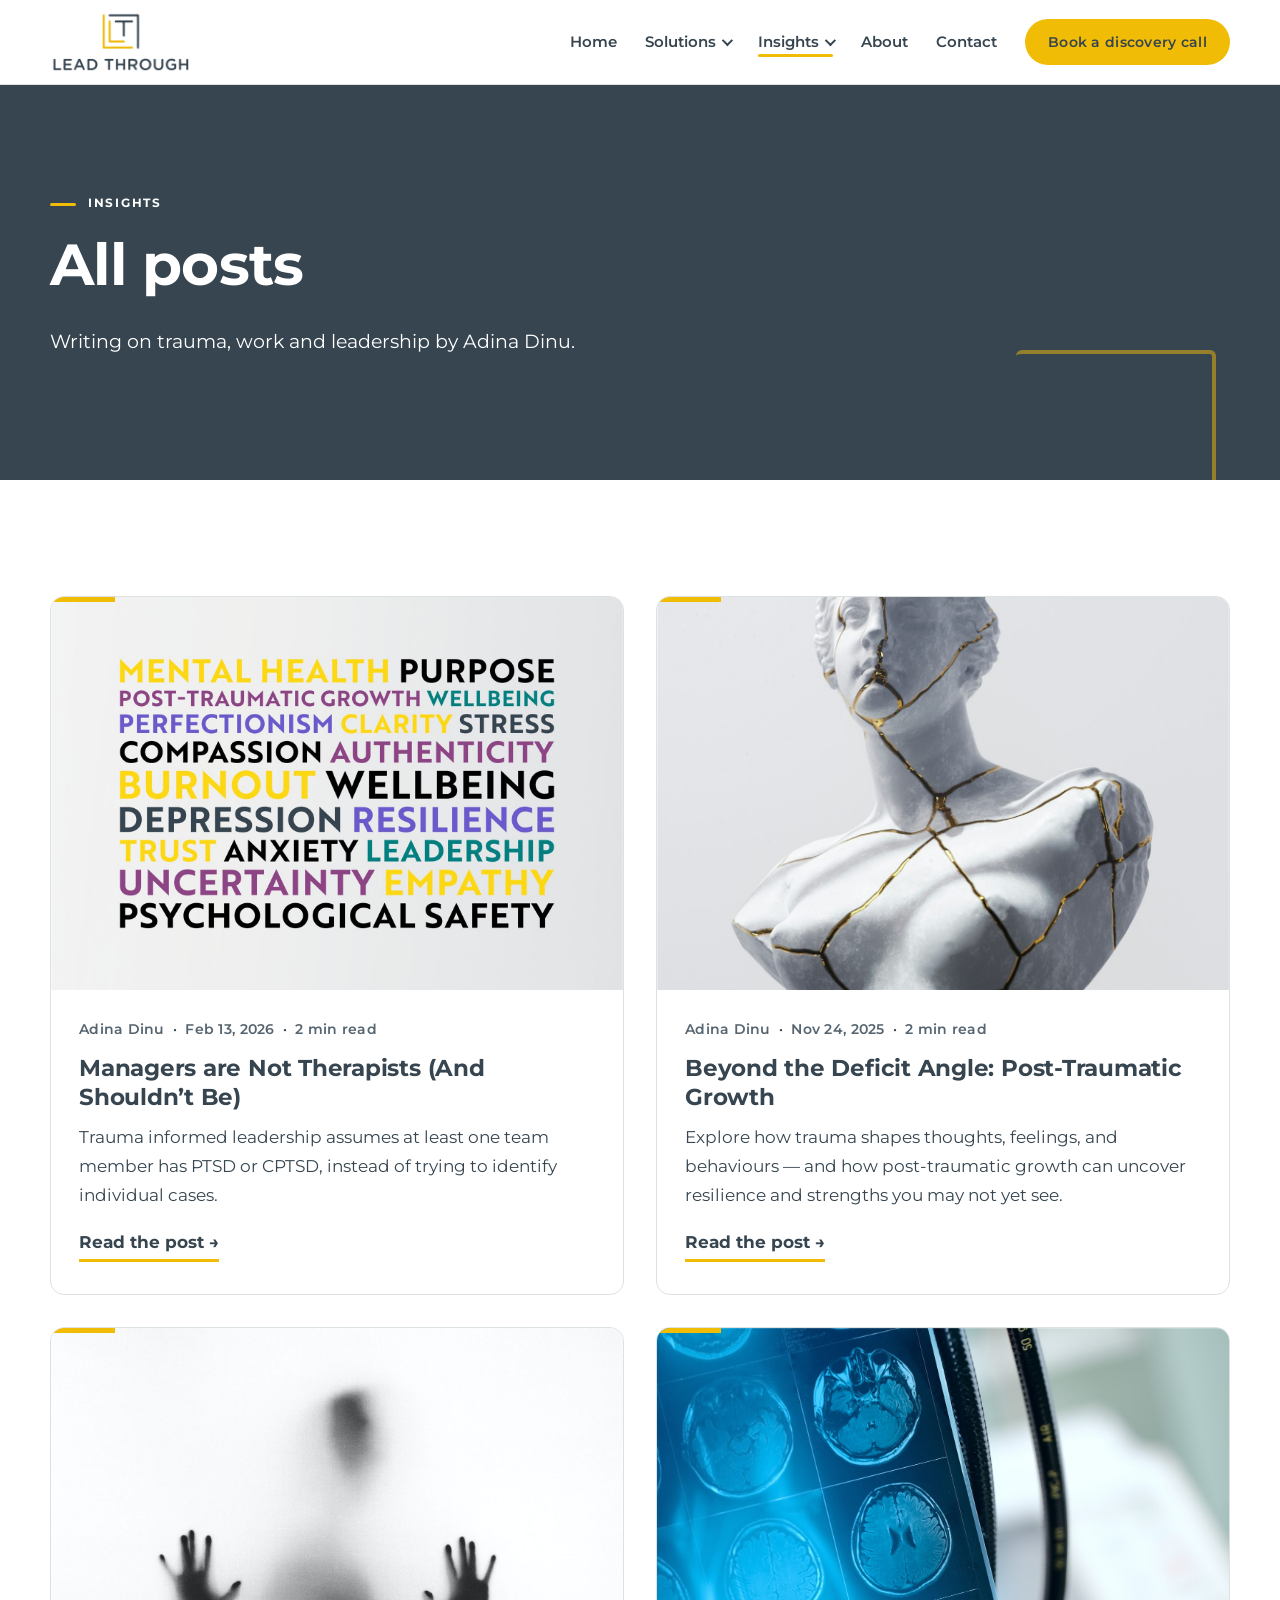
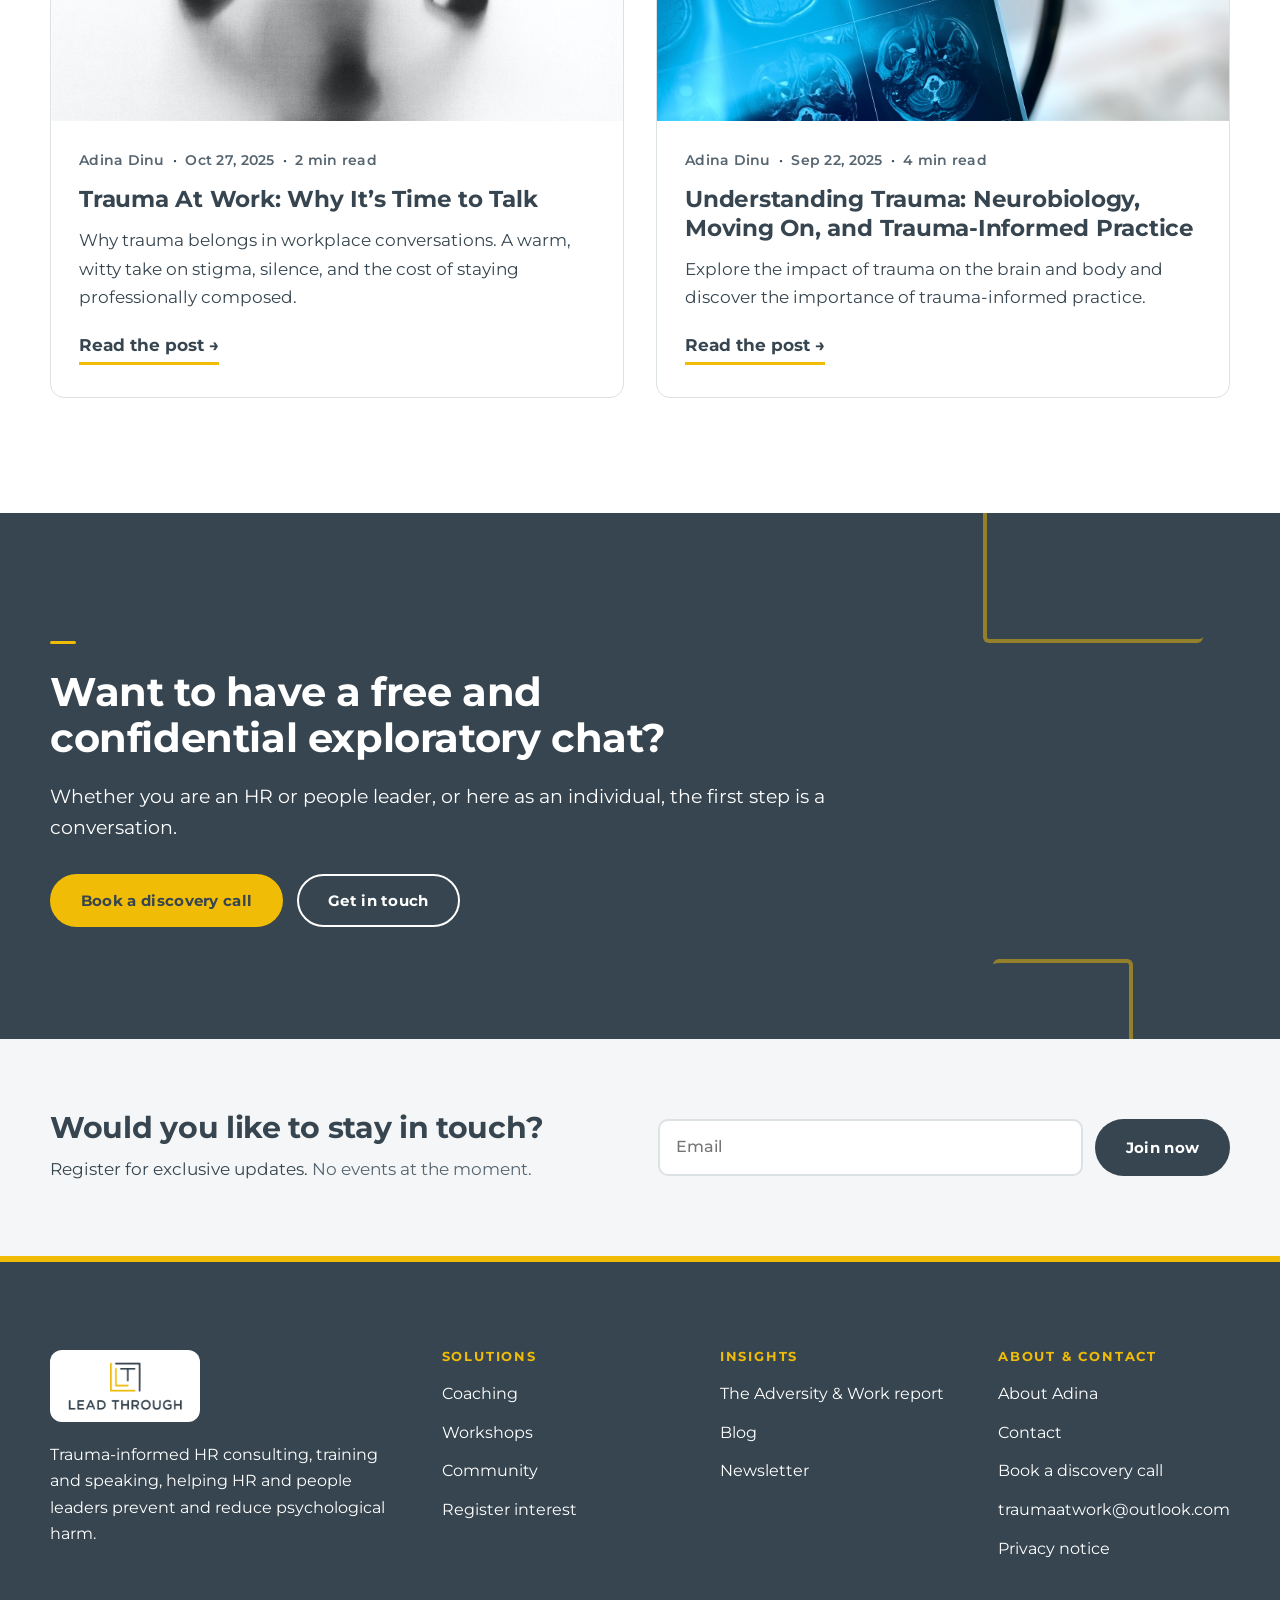
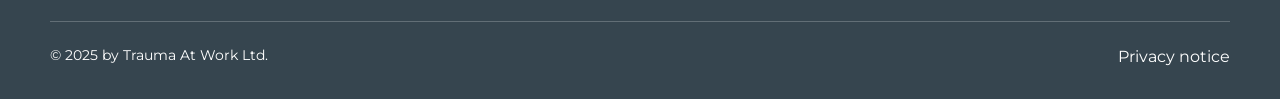
<file: blog.html>
<!doctype html>
<html lang="en-GB">
<head>
<meta charset="utf-8">
<meta name="viewport" content="width=device-width, initial-scale=1">
<title>Trauma-Informed Blog &amp; Insights | Trauma At Work</title>
<meta name="description" content="Writing by Adina Dinu on trauma, adversity, post-traumatic growth and trauma-informed leadership at work.">
<link rel="canonical" href="https://www.traumaatwork.com/blog">
<meta property="og:title" content="Trauma-Informed Blog &amp; Insights | Trauma At Work">
<meta property="og:description" content="Writing by Adina Dinu on trauma, adversity, post-traumatic growth and trauma-informed leadership at work.">
<meta property="og:type" content="website">
<meta property="og:url" content="https://www.traumaatwork.com/blog">
<link rel="icon" type="image/png" href="assets/favicon.png">
<link rel="preconnect" href="https://fonts.googleapis.com">
<link rel="preconnect" href="https://fonts.gstatic.com" crossorigin>
<link href="https://fonts.googleapis.com/css2?family=Montserrat:wght@400;500;600;700&display=swap" rel="stylesheet">
<link rel="stylesheet" href="assets/css/style.css">
</head>
<body>
<a class="skip-link" href="#main">Skip to main content</a>
<header class="site-header">
  <div class="container header-inner">
    <a class="brand" href="index.html"><img src="assets/logo.png" alt="Trauma At Work – Lead Through logo" width="1200" height="528"></a>
    <button class="nav-toggle" type="button" aria-expanded="false" aria-controls="site-nav" aria-label="Open menu"><span></span></button>
    <nav class="nav" id="site-nav" aria-label="Main">
      <ul class="nav-list">
          <li><a href="index.html">Home</a></li>
          <li class="has-sub">
            <button class="nav-btn" type="button" aria-expanded="false" aria-controls="sub-solutions">Solutions<span class="caret" aria-hidden="true"></span></button>
            <ul class="submenu" id="sub-solutions"><li><a href="traumainformedcoaching.html">Coaching</a></li><li><a href="workshops.html">Workshops</a></li><li><a href="join-the-club.html">Community</a></li></ul>
          </li>
          <li class="has-sub is-current">
            <button class="nav-btn" type="button" aria-expanded="false" aria-controls="sub-insights">Insights<span class="caret" aria-hidden="true"></span></button>
            <ul class="submenu" id="sub-insights"><li><a href="insights.html">The Adversity & Work report</a></li><li><a href="blog.html" aria-current="page">Blog</a></li></ul>
          </li>
          <li><a href="about.html">About</a></li>
          <li><a href="contact.html">Contact</a></li>
      </ul>
      <a class="btn btn--primary nav-cta" href="https://calendar.app.google/JfC6pZQxHVuuSHKNA">Book a discovery call</a>
    </nav>
  </div>
</header>
<main id="main">

<section class="page-hero">
  <div class="container reveal">
    <span class="eyebrow">Insights</span>
    <h1>All posts</h1>
    <p class="lead">Writing on trauma, work and leadership by Adina Dinu.</p>
  </div>
</section>
<section class="section">
  <div class="container">
    <div class="blog-grid">

      <article class="card reveal">
        <a class="card-img" href="https://www.traumaatwork.com/post/managers-are-not-therapists" tabindex="-1" aria-hidden="true"><img src="assets/images/bg-generic-2.jpg" alt="" loading="lazy"></a>
        <div class="card-body">
          <p class="post-meta"><span>Adina Dinu</span><span>Feb 13, 2026</span><span>2 min read</span></p>
          <h3 class="post-title"><a href="https://www.traumaatwork.com/post/managers-are-not-therapists">Managers are Not Therapists (And Shouldn’t Be)</a></h3>
          <p>Trauma informed leadership assumes at least one team member has PTSD or CPTSD, instead of trying to identify individual cases.</p>
          <a class="text-link" href="https://www.traumaatwork.com/post/managers-are-not-therapists" style="align-self:flex-start">Read the post <span class="arr" aria-hidden="true">→</span></a>
        </div>
      </article>
      <article class="card reveal reveal-d1">
        <a class="card-img" href="https://www.traumaatwork.com/post/beyond-the-deficit-angle-post-traumatic-growth" tabindex="-1" aria-hidden="true"><img src="assets/images/blog-topics.jpg" alt="" loading="lazy"></a>
        <div class="card-body">
          <p class="post-meta"><span>Adina Dinu</span><span>Nov 24, 2025</span><span>2 min read</span></p>
          <h3 class="post-title"><a href="https://www.traumaatwork.com/post/beyond-the-deficit-angle-post-traumatic-growth">Beyond the Deficit Angle: Post-Traumatic Growth</a></h3>
          <p>Explore how trauma shapes thoughts, feelings, and behaviours — and how post-traumatic growth can uncover resilience and strengths you may not yet see.</p>
          <a class="text-link" href="https://www.traumaatwork.com/post/beyond-the-deficit-angle-post-traumatic-growth" style="align-self:flex-start">Read the post <span class="arr" aria-hidden="true">→</span></a>
        </div>
      </article>
      <article class="card reveal">
        <a class="card-img" href="https://www.traumaatwork.com/post/trauma-at-work-why-it-s-time-to-talk" tabindex="-1" aria-hidden="true"><img src="assets/images/blog-alone.jpg" alt="" loading="lazy"></a>
        <div class="card-body">
          <p class="post-meta"><span>Adina Dinu</span><span>Oct 27, 2025</span><span>2 min read</span></p>
          <h3 class="post-title"><a href="https://www.traumaatwork.com/post/trauma-at-work-why-it-s-time-to-talk">Trauma At Work: Why It’s Time to Talk</a></h3>
          <p>Why trauma belongs in workplace conversations. A warm, witty take on stigma, silence, and the cost of staying professionally composed.</p>
          <a class="text-link" href="https://www.traumaatwork.com/post/trauma-at-work-why-it-s-time-to-talk" style="align-self:flex-start">Read the post <span class="arr" aria-hidden="true">→</span></a>
        </div>
      </article>
      <article class="card reveal reveal-d1">
        <a class="card-img" href="https://www.traumaatwork.com/post/understanding-trauma-neurobiology-moving-on-and-trauma-informed-practice" tabindex="-1" aria-hidden="true"><img src="assets/images/blog-kintsugi.jpg" alt="" loading="lazy"></a>
        <div class="card-body">
          <p class="post-meta"><span>Adina Dinu</span><span>Sep 22, 2025</span><span>4 min read</span></p>
          <h3 class="post-title"><a href="https://www.traumaatwork.com/post/understanding-trauma-neurobiology-moving-on-and-trauma-informed-practice">Understanding Trauma: Neurobiology, Moving On, and Trauma-Informed Practice</a></h3>
          <p>Explore the impact of trauma on the brain and body and discover the importance of trauma-informed practice.</p>
          <a class="text-link" href="https://www.traumaatwork.com/post/understanding-trauma-neurobiology-moving-on-and-trauma-informed-practice" style="align-self:flex-start">Read the post <span class="arr" aria-hidden="true">→</span></a>
        </div>
      </article>
    </div>
  </div>
</section>
</main>
<section class="cta-band" aria-labelledby="cta-h">
  <div class="container cta-inner reveal">
    <span class="eyebrow">Let’s talk</span>
    <h2 id="cta-h">Want to have a free and confidential exploratory chat?</h2>
    <p class="lead">Whether you are an HR or people leader, or here as an individual, the first step is a conversation.</p>
    <div class="btn-row">
      <a class="btn btn--primary" href="https://calendar.app.google/JfC6pZQxHVuuSHKNA">Book a discovery call</a>
      <a class="btn btn--ghost" href="contact.html">Get in touch</a>
    </div>
  </div>
</section>
<section class="newsletter" aria-labelledby="news-h">
  <div class="container newsletter-inner">
    <div>
      <h2 id="news-h">Would you like to stay in touch?</h2>
      <p>Register for exclusive updates. <span class="muted">No events at the moment.</span></p>
    </div>
    <!-- WIX: replace with the existing newsletter link/form. Live site sends visitors to /newsletter-sign-up. -->
    <form class="inline-form" action="newsletter-sign-up.html" method="get">
      <div class="field"><label class="sr-only" for="nl-email" style="position:absolute;left:-9999px">Email</label>
        <input id="nl-email" name="email" type="email" placeholder="Email" autocomplete="email" required></div>
      <button class="btn btn--dark" type="submit">Join now</button>
    </form>
  </div>
</section>
<footer class="site-footer">
  <div class="container">
    <div class="footer-grid">
      <div class="footer-brand">
        <a href="index.html"><img src="assets/logo.png" alt="Trauma At Work – Lead Through logo" width="1200" height="528"></a>
        <p>Trauma-informed HR consulting, training and speaking, helping HR and people leaders prevent and reduce psychological harm.</p>
      </div>
      <nav aria-label="Solutions"><h4>Solutions</h4><ul>
        <li><a href="traumainformedcoaching.html">Coaching</a></li>
        <li><a href="workshops.html">Workshops</a></li>
        <li><a href="join-the-club.html">Community</a></li>
        <li><a href="register-interest.html">Register interest</a></li></ul></nav>
      <nav aria-label="Insights"><h4>Insights</h4><ul>
        <li><a href="insights.html">The Adversity &amp; Work report</a></li>
        <li><a href="blog.html">Blog</a></li>
        <li><a href="newsletter-sign-up.html">Newsletter</a></li></ul></nav>
      <nav aria-label="About and contact"><h4>About &amp; contact</h4><ul>
        <li><a href="about.html">About Adina</a></li>
        <li><a href="contact.html">Contact</a></li>
        <li><a href="https://calendar.app.google/JfC6pZQxHVuuSHKNA">Book a discovery call</a></li>
        <li><a href="mailto:traumaatwork@outlook.com">traumaatwork@outlook.com</a></li>
        <li><a href="privacy-notice.html">Privacy notice</a></li></ul></nav>
    </div>
    <div class="footer-bottom"><span>© 2025 by Trauma At Work Ltd.</span><a href="privacy-notice.html">Privacy notice</a></div>
  </div>
</footer>
<script src="assets/js/main.js"></script>
</body>
</html>
</file>
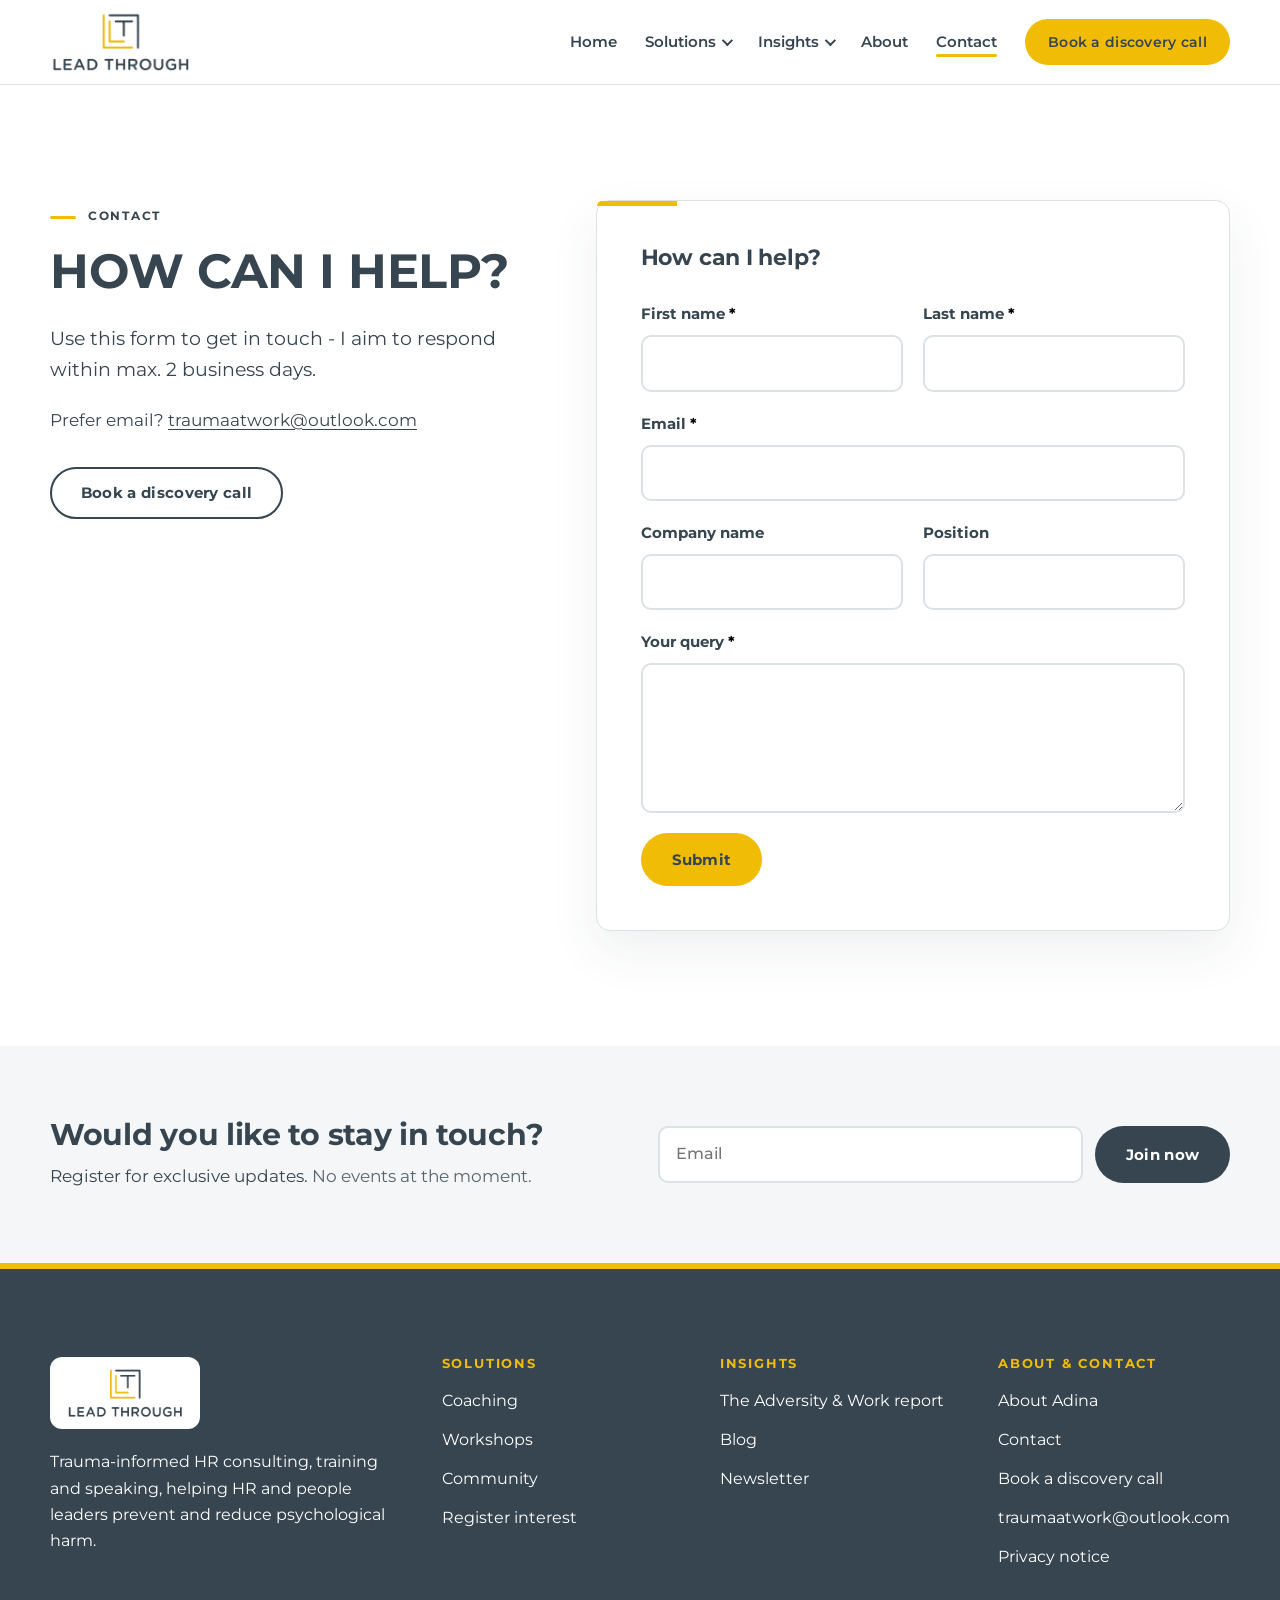
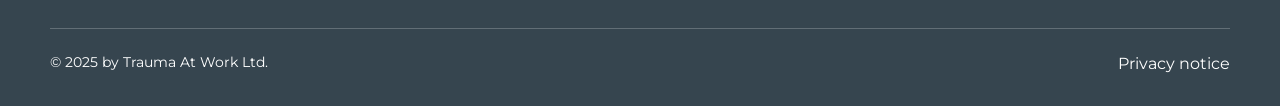
<file: contact.html>
<!doctype html>
<html lang="en-GB">
<head>
<meta charset="utf-8">
<meta name="viewport" content="width=device-width, initial-scale=1">
<title>Contact Adina Dinu | Trauma At Work</title>
<meta name="description" content="Get in touch with Adina Dinu at Trauma At Work. Responses within 2 business days.">
<link rel="canonical" href="https://www.traumaatwork.com/contact">
<meta property="og:title" content="Contact Adina Dinu | Trauma At Work">
<meta property="og:description" content="Get in touch with Adina Dinu at Trauma At Work. Responses within 2 business days.">
<meta property="og:type" content="website">
<meta property="og:url" content="https://www.traumaatwork.com/contact">
<link rel="icon" type="image/png" href="assets/favicon.png">
<link rel="preconnect" href="https://fonts.googleapis.com">
<link rel="preconnect" href="https://fonts.gstatic.com" crossorigin>
<link href="https://fonts.googleapis.com/css2?family=Montserrat:wght@400;500;600;700&display=swap" rel="stylesheet">
<link rel="stylesheet" href="assets/css/style.css">
</head>
<body>
<a class="skip-link" href="#main">Skip to main content</a>
<header class="site-header">
  <div class="container header-inner">
    <a class="brand" href="index.html"><img src="assets/logo.png" alt="Trauma At Work – Lead Through logo" width="1200" height="528"></a>
    <button class="nav-toggle" type="button" aria-expanded="false" aria-controls="site-nav" aria-label="Open menu"><span></span></button>
    <nav class="nav" id="site-nav" aria-label="Main">
      <ul class="nav-list">
          <li><a href="index.html">Home</a></li>
          <li class="has-sub">
            <button class="nav-btn" type="button" aria-expanded="false" aria-controls="sub-solutions">Solutions<span class="caret" aria-hidden="true"></span></button>
            <ul class="submenu" id="sub-solutions"><li><a href="traumainformedcoaching.html">Coaching</a></li><li><a href="workshops.html">Workshops</a></li><li><a href="join-the-club.html">Community</a></li></ul>
          </li>
          <li class="has-sub">
            <button class="nav-btn" type="button" aria-expanded="false" aria-controls="sub-insights">Insights<span class="caret" aria-hidden="true"></span></button>
            <ul class="submenu" id="sub-insights"><li><a href="insights.html">The Adversity & Work report</a></li><li><a href="blog.html">Blog</a></li></ul>
          </li>
          <li><a href="about.html">About</a></li>
          <li><a href="contact.html" aria-current="page">Contact</a></li>
      </ul>
      <a class="btn btn--primary nav-cta" href="https://calendar.app.google/JfC6pZQxHVuuSHKNA">Book a discovery call</a>
    </nav>
  </div>
</header>
<main id="main">

<section class="section">
  <div class="container split split--wide-right" style="align-items:start">
    <div class="reveal">
      <span class="eyebrow">Contact</span>
      <h1 style="font-size:clamp(2rem,4vw,3rem)">HOW CAN I HELP?</h1>
      <p class="lead">Use this form to get in touch - I aim to respond within max. 2 business days.</p>
      <p>Prefer email? <a href="mailto:traumaatwork@outlook.com">traumaatwork@outlook.com</a></p>
      <div class="btn-row"><a class="btn btn--ghost" href="https://calendar.app.google/JfC6pZQxHVuuSHKNA">Book a discovery call</a></div>
    </div>
    <div class="form-card reveal reveal-d1">
      <!-- WIX: replace with a Wix Form: First name*, Last name*, Email*, Company name, Position, Your query* -->
      <form class="form" data-wix-form>
        <h2 style="font-size:1.4rem">How can I help?</h2>
        <div class="form-row"><div class="field"><label for="first">First name <span class="req" aria-hidden="true">*</span></label><input id="first" name="first" type="text" required autocomplete="given-name"></div><div class="field"><label for="last">Last name <span class="req" aria-hidden="true">*</span></label><input id="last" name="last" type="text" required autocomplete="family-name"></div></div>
        <div class="field"><label for="email">Email <span class="req" aria-hidden="true">*</span></label><input id="email" name="email" type="email" required autocomplete="email"></div>
        <div class="form-row"><div class="field"><label for="company">Company name</label><input id="company" name="company" type="text" autocomplete="organization"></div><div class="field"><label for="position">Position</label><input id="position" name="position" type="text" autocomplete="organization-title"></div></div>
        <div class="field"><label for="query">Your query <span class="req" aria-hidden="true">*</span></label><textarea id="query" name="query" required></textarea></div>
        <button class="btn btn--primary" type="submit" style="justify-self:start">Submit</button>
        <p class="form-note" tabindex="-1" role="status">Prototype: in Wix this button submits the Wix Form. Nothing has been sent.</p>
      </form>
    </div>
  </div>
</section>
</main>

<section class="newsletter" aria-labelledby="news-h">
  <div class="container newsletter-inner">
    <div>
      <h2 id="news-h">Would you like to stay in touch?</h2>
      <p>Register for exclusive updates. <span class="muted">No events at the moment.</span></p>
    </div>
    <!-- WIX: replace with the existing newsletter link/form. Live site sends visitors to /newsletter-sign-up. -->
    <form class="inline-form" action="newsletter-sign-up.html" method="get">
      <div class="field"><label class="sr-only" for="nl-email" style="position:absolute;left:-9999px">Email</label>
        <input id="nl-email" name="email" type="email" placeholder="Email" autocomplete="email" required></div>
      <button class="btn btn--dark" type="submit">Join now</button>
    </form>
  </div>
</section>
<footer class="site-footer">
  <div class="container">
    <div class="footer-grid">
      <div class="footer-brand">
        <a href="index.html"><img src="assets/logo.png" alt="Trauma At Work – Lead Through logo" width="1200" height="528"></a>
        <p>Trauma-informed HR consulting, training and speaking, helping HR and people leaders prevent and reduce psychological harm.</p>
      </div>
      <nav aria-label="Solutions"><h4>Solutions</h4><ul>
        <li><a href="traumainformedcoaching.html">Coaching</a></li>
        <li><a href="workshops.html">Workshops</a></li>
        <li><a href="join-the-club.html">Community</a></li>
        <li><a href="register-interest.html">Register interest</a></li></ul></nav>
      <nav aria-label="Insights"><h4>Insights</h4><ul>
        <li><a href="insights.html">The Adversity &amp; Work report</a></li>
        <li><a href="blog.html">Blog</a></li>
        <li><a href="newsletter-sign-up.html">Newsletter</a></li></ul></nav>
      <nav aria-label="About and contact"><h4>About &amp; contact</h4><ul>
        <li><a href="about.html">About Adina</a></li>
        <li><a href="contact.html">Contact</a></li>
        <li><a href="https://calendar.app.google/JfC6pZQxHVuuSHKNA">Book a discovery call</a></li>
        <li><a href="mailto:traumaatwork@outlook.com">traumaatwork@outlook.com</a></li>
        <li><a href="privacy-notice.html">Privacy notice</a></li></ul></nav>
    </div>
    <div class="footer-bottom"><span>© 2025 by Trauma At Work Ltd.</span><a href="privacy-notice.html">Privacy notice</a></div>
  </div>
</footer>
<script src="assets/js/main.js"></script>
</body>
</html>
</file>
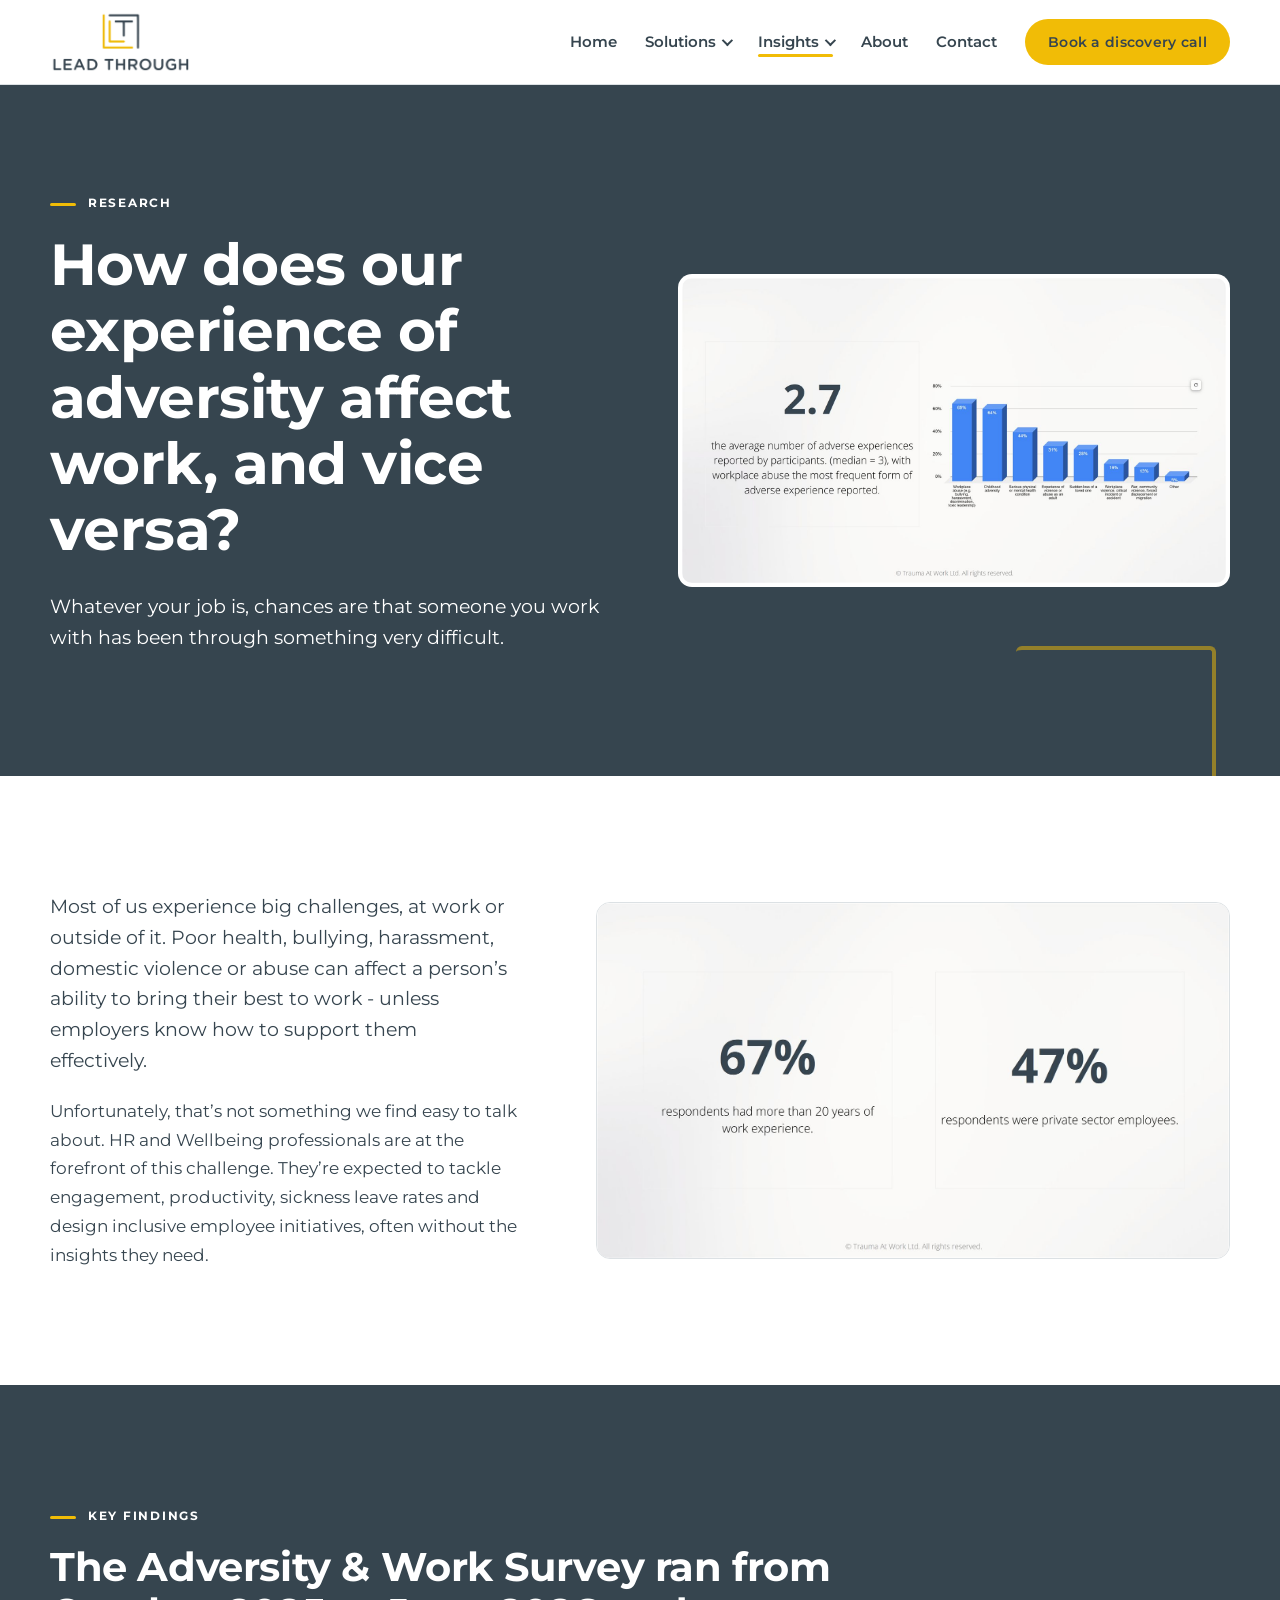
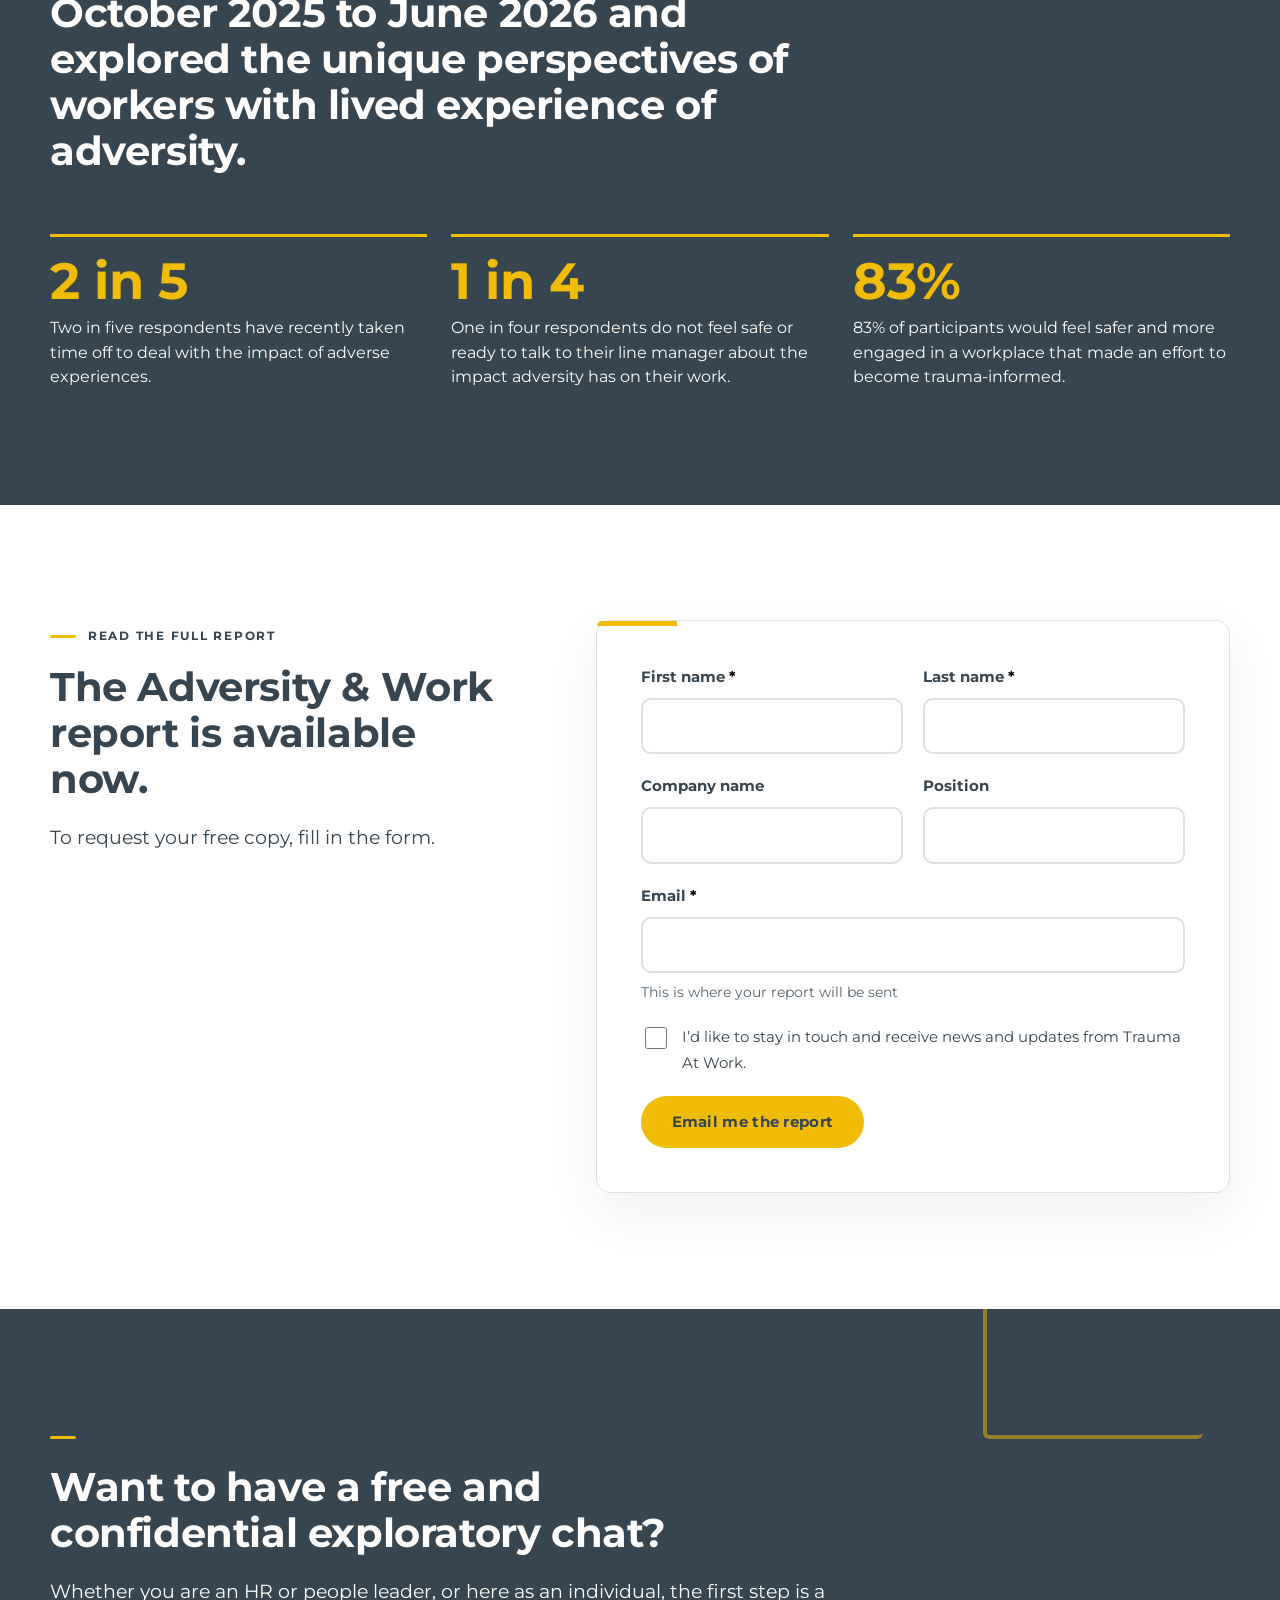
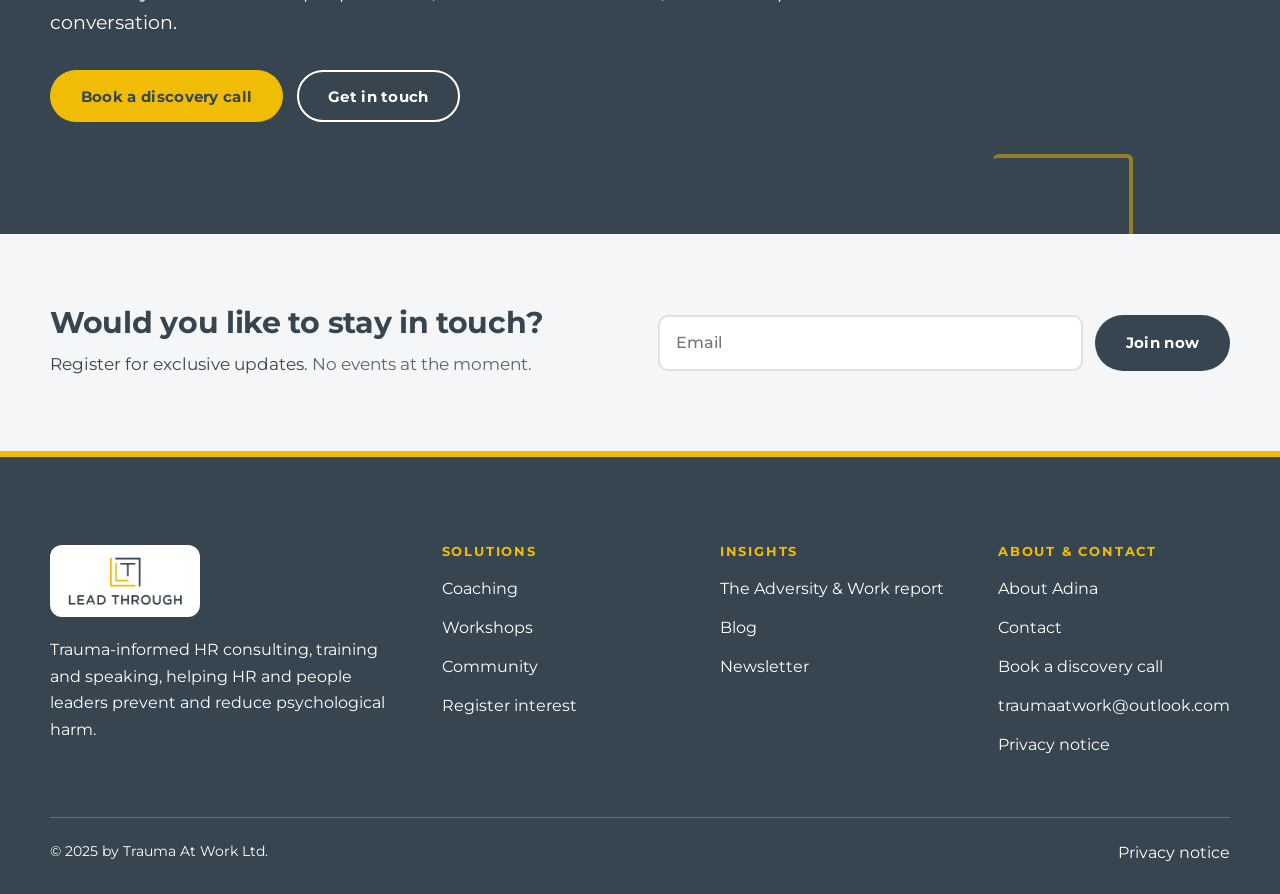
<file: insights.html>
<!doctype html>
<html lang="en-GB">
<head>
<meta charset="utf-8">
<meta name="viewport" content="width=device-width, initial-scale=1">
<title>The Adversity &amp; Work report</title>
<meta name="description" content="How does our experience of adversity affect work, and vice versa? Request your free copy of The Adversity & Work report.">
<link rel="canonical" href="https://www.traumaatwork.com/insights">
<meta property="og:title" content="The Adversity &amp; Work report">
<meta property="og:description" content="How does our experience of adversity affect work, and vice versa? Request your free copy of The Adversity & Work report.">
<meta property="og:type" content="website">
<meta property="og:url" content="https://www.traumaatwork.com/insights">
<link rel="icon" type="image/png" href="assets/favicon.png">
<link rel="preconnect" href="https://fonts.googleapis.com">
<link rel="preconnect" href="https://fonts.gstatic.com" crossorigin>
<link href="https://fonts.googleapis.com/css2?family=Montserrat:wght@400;500;600;700&display=swap" rel="stylesheet">
<link rel="stylesheet" href="assets/css/style.css">
</head>
<body>
<a class="skip-link" href="#main">Skip to main content</a>
<header class="site-header">
  <div class="container header-inner">
    <a class="brand" href="index.html"><img src="assets/logo.png" alt="Trauma At Work – Lead Through logo" width="1200" height="528"></a>
    <button class="nav-toggle" type="button" aria-expanded="false" aria-controls="site-nav" aria-label="Open menu"><span></span></button>
    <nav class="nav" id="site-nav" aria-label="Main">
      <ul class="nav-list">
          <li><a href="index.html">Home</a></li>
          <li class="has-sub">
            <button class="nav-btn" type="button" aria-expanded="false" aria-controls="sub-solutions">Solutions<span class="caret" aria-hidden="true"></span></button>
            <ul class="submenu" id="sub-solutions"><li><a href="traumainformedcoaching.html">Coaching</a></li><li><a href="workshops.html">Workshops</a></li><li><a href="join-the-club.html">Community</a></li></ul>
          </li>
          <li class="has-sub is-current">
            <button class="nav-btn" type="button" aria-expanded="false" aria-controls="sub-insights">Insights<span class="caret" aria-hidden="true"></span></button>
            <ul class="submenu" id="sub-insights"><li><a href="insights.html" aria-current="page">The Adversity & Work report</a></li><li><a href="blog.html">Blog</a></li></ul>
          </li>
          <li><a href="about.html">About</a></li>
          <li><a href="contact.html">Contact</a></li>
      </ul>
      <a class="btn btn--primary nav-cta" href="https://calendar.app.google/JfC6pZQxHVuuSHKNA">Book a discovery call</a>
    </nav>
  </div>
</header>
<main id="main">

<section class="page-hero">
  <div class="container split">
    <div class="reveal">
      <span class="eyebrow">Research</span>
      <h1>How does our experience of adversity affect work, and vice versa?</h1>
      <p class="lead">Whatever your job is, chances are that someone you work with has been through something very difficult.</p>
    </div>
    <img class="page-hero-img reveal reveal-d1" src="assets/images/report-snapshot-2.jpg" alt="Adversity &amp; Work Survey report media snapshot: a bar chart of adverse experiences reported by participants" style="aspect-ratio:auto;object-fit:contain;background:#fff">
  </div>
</section>

<section class="section">
  <div class="container split split--wide-right">
    <div class="reveal prose">
      <p class="lead">Most of us experience big challenges, at work or outside of it. Poor health, bullying, harassment, domestic violence or abuse can affect a person’s ability to bring their best to work - unless employers know how to support them effectively.</p>
      <p>Unfortunately, that’s not something we find easy to talk about. HR and Wellbeing professionals are at the forefront of this challenge. They’re expected to tackle engagement, productivity, sickness leave rates and design inclusive employee initiatives, often without the insights they need.</p>
    </div>
    <div class="reveal reveal-d1">
      <img src="assets/images/report-snapshot-1.jpg" alt="Adversity &amp; Work Survey report snapshot: 67% of respondents had more than 20 years of work experience; 47% were private sector employees" style="border-radius:14px;border:1px solid var(--line)" loading="lazy">
    </div>
  </div>
</section>

<section class="section section--dark">
  <div class="container">
    <div class="section-head reveal"><span class="eyebrow">Key findings</span><h2>The Adversity &amp; Work Survey ran from October 2025 to June 2026 and explored the unique perspectives of workers with lived experience of adversity.</h2></div>
    <div class="stats">
      <div class="stat reveal"><span class="big">2 in 5</span><p>Two in five respondents have recently taken time off to deal with the impact of adverse experiences.</p></div>
      <div class="stat reveal reveal-d1"><span class="big">1 in 4</span><p>One in four respondents do not feel safe or ready to talk to their line manager about the impact adversity has on their work.</p></div>
      <div class="stat reveal reveal-d2"><span class="big">83%</span><p>83% of participants would feel safer and more engaged in a workplace that made an effort to become trauma-informed.</p></div>
    </div>
  </div>
</section>

<section class="section" id="report" aria-labelledby="rep-form-h">
  <div class="container split split--wide-right" style="align-items:start">
    <div class="reveal">
      <span class="eyebrow">Read the full report</span>
      <h2 id="rep-form-h">The Adversity &amp; Work report is available now.</h2>
      <p class="lead">To request your free copy, fill in the form.</p>
    </div>
    <div class="form-card reveal reveal-d1">
      <!-- WIX: replace with a Wix Form (fields below) that emails the report. -->
      <form class="form" data-wix-form>
        <div class="form-row"><div class="field"><label for="first">First name <span class="req" aria-hidden="true">*</span></label><input id="first" name="first" type="text" required autocomplete="given-name"></div><div class="field"><label for="last">Last name <span class="req" aria-hidden="true">*</span></label><input id="last" name="last" type="text" required autocomplete="family-name"></div></div>
        <div class="form-row"><div class="field"><label for="company">Company name</label><input id="company" name="company" type="text" autocomplete="organization"></div><div class="field"><label for="position">Position</label><input id="position" name="position" type="text" autocomplete="organization-title"></div></div>
        <div class="field"><label for="email">Email <span class="req" aria-hidden="true">*</span></label><input id="email" name="email" type="email" required autocomplete="email" aria-describedby="email-hint"><span class="hint" id="email-hint">This is where your report will be sent</span></div>
        <label class="check"><input type="checkbox" name="stay-in-touch"> <span>I’d like to stay in touch and receive news and updates from Trauma At Work.</span></label>
        <button class="btn btn--primary" type="submit" style="justify-self:start">Email me the report</button>
        <p class="form-note" tabindex="-1" role="status">Prototype: in Wix this button submits the Wix Form. Nothing has been sent.</p>
      </form>
    </div>
  </div>
</section>
</main>
<section class="cta-band" aria-labelledby="cta-h">
  <div class="container cta-inner reveal">
    <span class="eyebrow">Let’s talk</span>
    <h2 id="cta-h">Want to have a free and confidential exploratory chat?</h2>
    <p class="lead">Whether you are an HR or people leader, or here as an individual, the first step is a conversation.</p>
    <div class="btn-row">
      <a class="btn btn--primary" href="https://calendar.app.google/JfC6pZQxHVuuSHKNA">Book a discovery call</a>
      <a class="btn btn--ghost" href="contact.html">Get in touch</a>
    </div>
  </div>
</section>
<section class="newsletter" aria-labelledby="news-h">
  <div class="container newsletter-inner">
    <div>
      <h2 id="news-h">Would you like to stay in touch?</h2>
      <p>Register for exclusive updates. <span class="muted">No events at the moment.</span></p>
    </div>
    <!-- WIX: replace with the existing newsletter link/form. Live site sends visitors to /newsletter-sign-up. -->
    <form class="inline-form" action="newsletter-sign-up.html" method="get">
      <div class="field"><label class="sr-only" for="nl-email" style="position:absolute;left:-9999px">Email</label>
        <input id="nl-email" name="email" type="email" placeholder="Email" autocomplete="email" required></div>
      <button class="btn btn--dark" type="submit">Join now</button>
    </form>
  </div>
</section>
<footer class="site-footer">
  <div class="container">
    <div class="footer-grid">
      <div class="footer-brand">
        <a href="index.html"><img src="assets/logo.png" alt="Trauma At Work – Lead Through logo" width="1200" height="528"></a>
        <p>Trauma-informed HR consulting, training and speaking, helping HR and people leaders prevent and reduce psychological harm.</p>
      </div>
      <nav aria-label="Solutions"><h4>Solutions</h4><ul>
        <li><a href="traumainformedcoaching.html">Coaching</a></li>
        <li><a href="workshops.html">Workshops</a></li>
        <li><a href="join-the-club.html">Community</a></li>
        <li><a href="register-interest.html">Register interest</a></li></ul></nav>
      <nav aria-label="Insights"><h4>Insights</h4><ul>
        <li><a href="insights.html">The Adversity &amp; Work report</a></li>
        <li><a href="blog.html">Blog</a></li>
        <li><a href="newsletter-sign-up.html">Newsletter</a></li></ul></nav>
      <nav aria-label="About and contact"><h4>About &amp; contact</h4><ul>
        <li><a href="about.html">About Adina</a></li>
        <li><a href="contact.html">Contact</a></li>
        <li><a href="https://calendar.app.google/JfC6pZQxHVuuSHKNA">Book a discovery call</a></li>
        <li><a href="mailto:traumaatwork@outlook.com">traumaatwork@outlook.com</a></li>
        <li><a href="privacy-notice.html">Privacy notice</a></li></ul></nav>
    </div>
    <div class="footer-bottom"><span>© 2025 by Trauma At Work Ltd.</span><a href="privacy-notice.html">Privacy notice</a></div>
  </div>
</footer>
<script src="assets/js/main.js"></script>
</body>
</html>
</file>
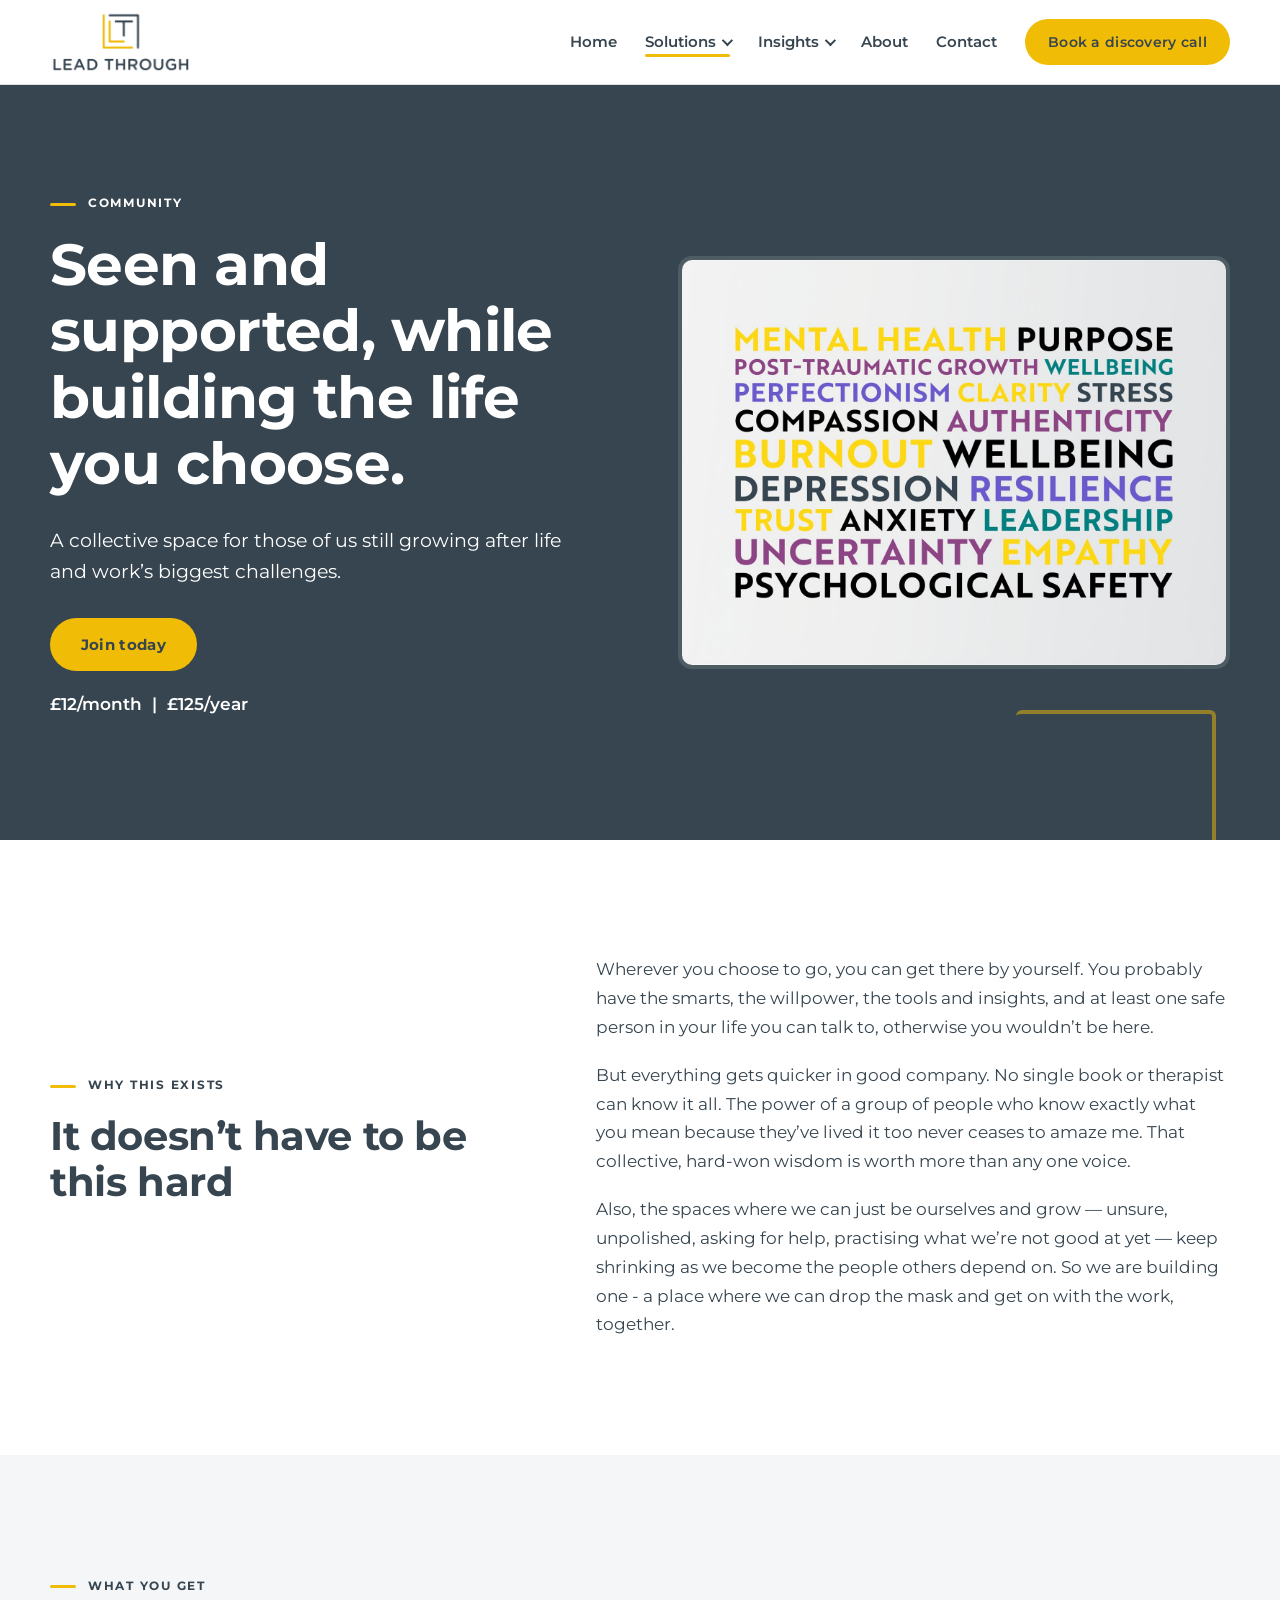
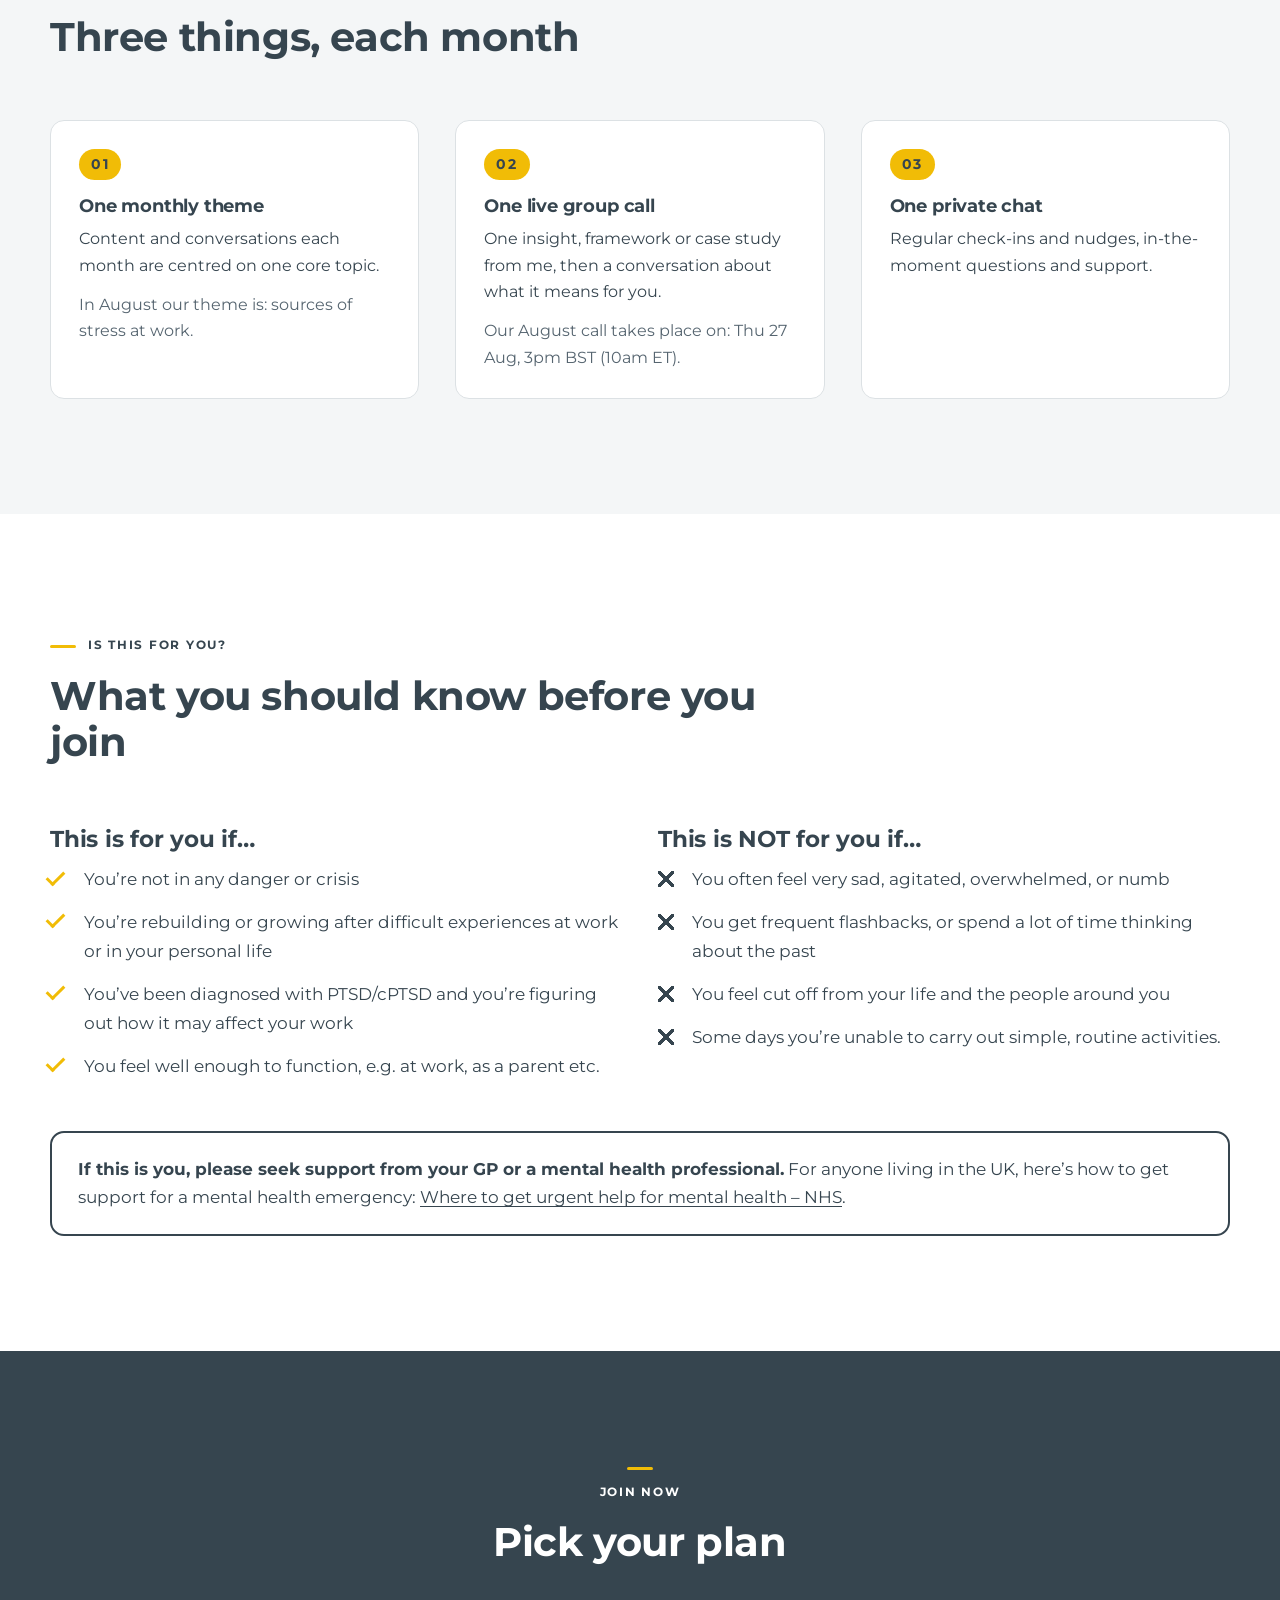
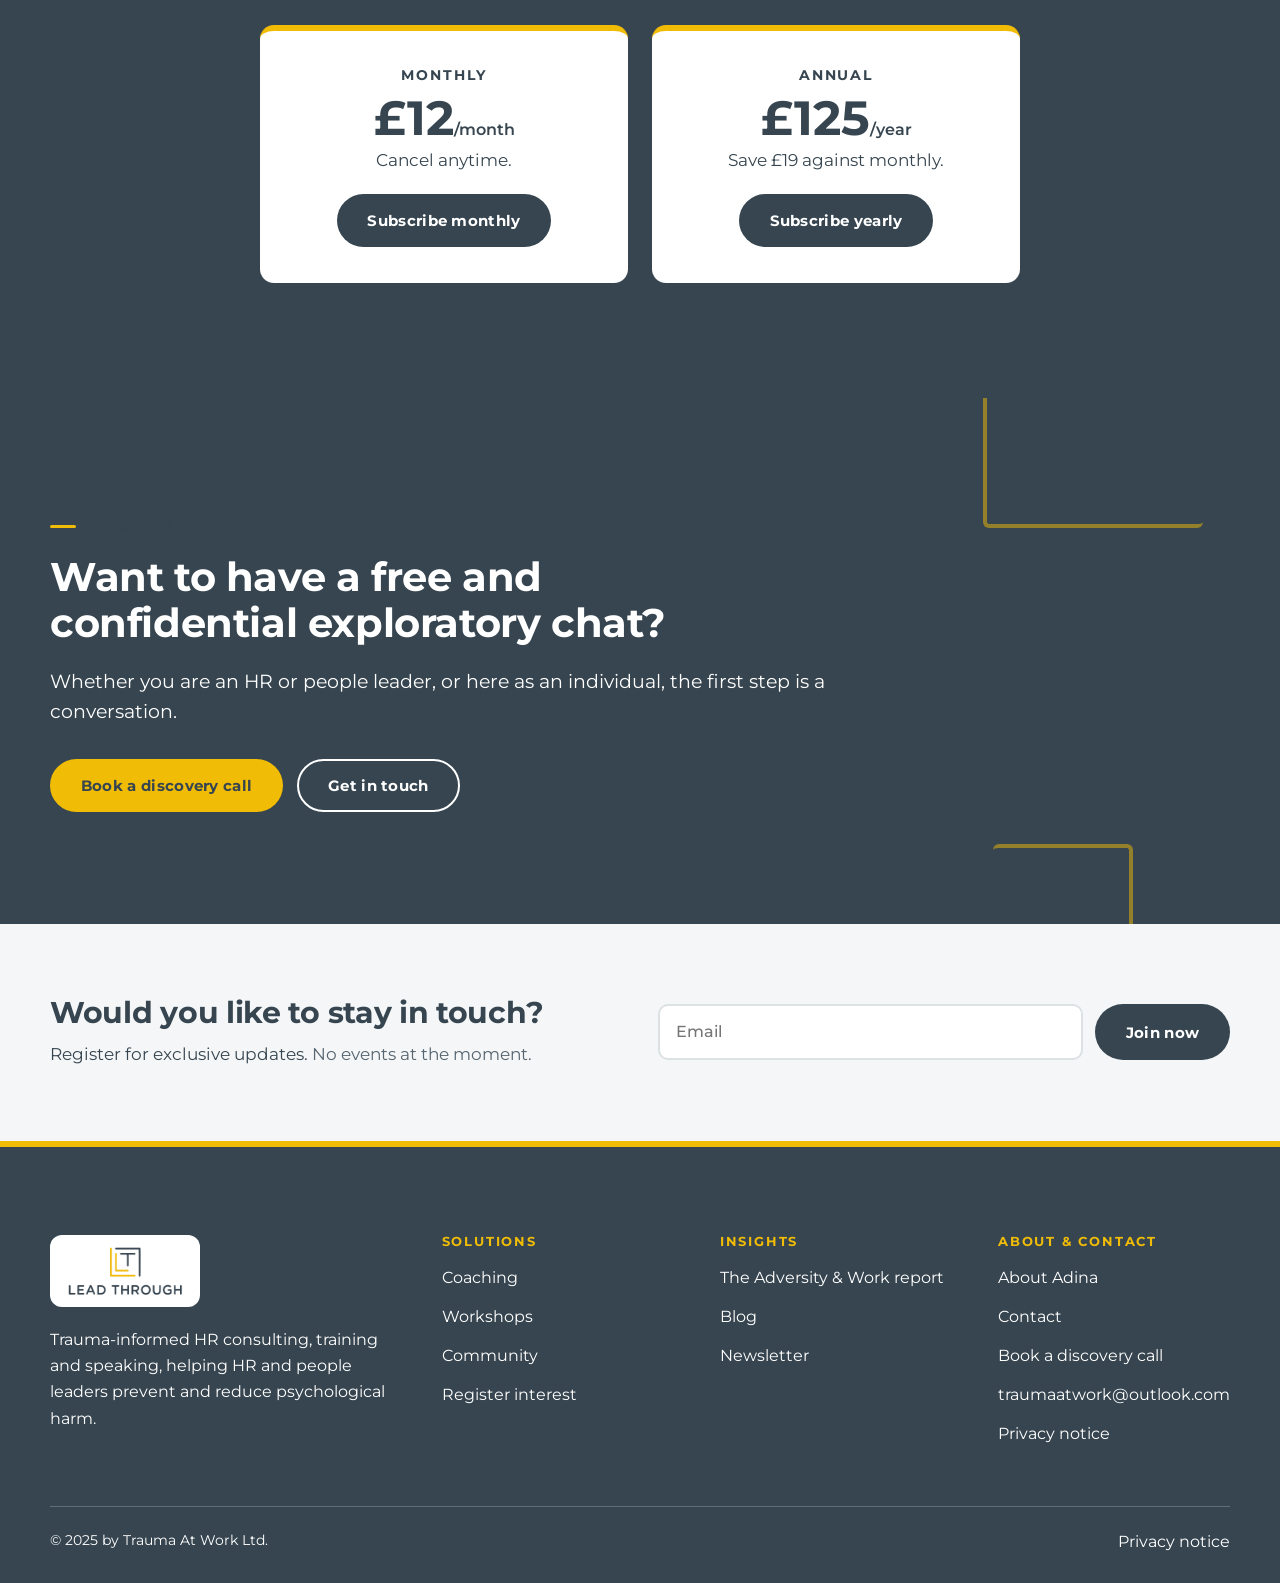
<file: join-the-club.html>
<!doctype html>
<html lang="en-GB">
<head>
<meta charset="utf-8">
<meta name="viewport" content="width=device-width, initial-scale=1">
<title>Community | Trauma At Work</title>
<meta name="description" content="A collective space for those of us still growing after life and work’s biggest challenges.">
<link rel="canonical" href="https://www.traumaatwork.com/join-the-club">
<meta property="og:title" content="Community | Trauma At Work">
<meta property="og:description" content="A collective space for those of us still growing after life and work’s biggest challenges.">
<meta property="og:type" content="website">
<meta property="og:url" content="https://www.traumaatwork.com/join-the-club">
<link rel="icon" type="image/png" href="assets/favicon.png">
<link rel="preconnect" href="https://fonts.googleapis.com">
<link rel="preconnect" href="https://fonts.gstatic.com" crossorigin>
<link href="https://fonts.googleapis.com/css2?family=Montserrat:wght@400;500;600;700&display=swap" rel="stylesheet">
<link rel="stylesheet" href="assets/css/style.css">
</head>
<body>
<a class="skip-link" href="#main">Skip to main content</a>
<header class="site-header">
  <div class="container header-inner">
    <a class="brand" href="index.html"><img src="assets/logo.png" alt="Trauma At Work – Lead Through logo" width="1200" height="528"></a>
    <button class="nav-toggle" type="button" aria-expanded="false" aria-controls="site-nav" aria-label="Open menu"><span></span></button>
    <nav class="nav" id="site-nav" aria-label="Main">
      <ul class="nav-list">
          <li><a href="index.html">Home</a></li>
          <li class="has-sub is-current">
            <button class="nav-btn" type="button" aria-expanded="false" aria-controls="sub-solutions">Solutions<span class="caret" aria-hidden="true"></span></button>
            <ul class="submenu" id="sub-solutions"><li><a href="traumainformedcoaching.html">Coaching</a></li><li><a href="workshops.html">Workshops</a></li><li><a href="join-the-club.html" aria-current="page">Community</a></li></ul>
          </li>
          <li class="has-sub">
            <button class="nav-btn" type="button" aria-expanded="false" aria-controls="sub-insights">Insights<span class="caret" aria-hidden="true"></span></button>
            <ul class="submenu" id="sub-insights"><li><a href="insights.html">The Adversity & Work report</a></li><li><a href="blog.html">Blog</a></li></ul>
          </li>
          <li><a href="about.html">About</a></li>
          <li><a href="contact.html">Contact</a></li>
      </ul>
      <a class="btn btn--primary nav-cta" href="https://calendar.app.google/JfC6pZQxHVuuSHKNA">Book a discovery call</a>
    </nav>
  </div>
</header>
<main id="main">

<section class="page-hero">
  <div class="container split">
    <div class="reveal">
      <span class="eyebrow">Community</span>
      <h1>Seen and supported, while building the life you choose.</h1>
      <p class="lead">A collective space for those of us still growing after life and work’s biggest challenges.</p>
      <div class="btn-row"><a class="btn btn--primary" href="#plans">Join today</a></div>
      <p style="margin-top:1.2rem;font-weight:600">£12/month &nbsp;|&nbsp; £125/year</p>
    </div>
    <img class="page-hero-img reveal reveal-d1" src="assets/images/bg-generic-2.jpg" alt="Words including mental health, resilience, compassion, trust and psychological safety">
  </div>
</section>

<section class="section">
  <div class="container split split--wide-right">
    <div class="reveal"><span class="eyebrow">Why this exists</span><h2>It doesn’t have to be this hard</h2></div>
    <div class="reveal reveal-d1 prose">
      <p>Wherever you choose to go, you can get there by yourself. You probably have the smarts, the willpower, the tools and insights, and at least one safe person in your life you can talk to, otherwise you wouldn’t be here.</p>
      <p>But everything gets quicker in good company. No single book or therapist can know it all. The power of a group of people who know exactly what you mean because they’ve lived it too never ceases to amaze me. That collective, hard-won wisdom is worth more than any one voice.</p>
      <p>Also, the spaces where we can just be ourselves and grow — unsure, unpolished, asking for help, practising what we’re not good at yet — keep shrinking as we become the people others depend on. So we are building one - a place where we can drop the mask and get on with the work, together.</p>
    </div>
  </div>
</section>

<section class="section section--tint">
  <div class="container">
    <div class="section-head reveal"><span class="eyebrow">What you get</span><h2>Three things, each month</h2></div>
    <div class="grid grid-3">
      <div class="principle reveal"><span class="num">01</span><h3>One monthly theme</h3><p>Content and conversations each month are centred on one core topic.</p><p class="muted" style="margin-top:.8em"><!-- STALE on live site: August 2026 details; update in Wix -->In August our theme is: sources of stress at work.</p></div>
      <div class="principle reveal reveal-d1"><span class="num">02</span><h3>One live group call</h3><p>One insight, framework or case study from me, then a conversation about what it means for you.</p><p class="muted" style="margin-top:.8em">Our August call takes place on: Thu 27 Aug, 3pm BST (10am ET).</p></div>
      <div class="principle reveal reveal-d2"><span class="num">03</span><h3>One private chat</h3><p>Regular check-ins and nudges, in-the-moment questions and support.</p></div>
    </div>
  </div>
</section>

<section class="section">
  <div class="container">
    <div class="section-head reveal"><span class="eyebrow">Is this for you?</span><h2>What you should know before you join</h2></div>
    <div class="grid grid-2">
      <div class="reveal"><h3>This is for you if…</h3>
        <ul class="ticks"><li>You’re not in any danger or crisis</li><li>You’re rebuilding or growing after difficult experiences at work or in your personal life</li><li>You’ve been diagnosed with PTSD/cPTSD and you’re figuring out how it may affect your work</li><li>You feel well enough to function, e.g. at work, as a parent etc.</li></ul></div>
      <div class="reveal reveal-d1"><h3>This is NOT for you if…</h3>
        <ul class="ticks ticks--no"><li>You often feel very sad, agitated, overwhelmed, or numb</li><li>You get frequent flashbacks, or spend a lot of time thinking about the past</li><li>You feel cut off from your life and the people around you</li><li>Some days you’re unable to carry out simple, routine activities.</li></ul></div>
    </div>
    <div class="notice reveal" style="margin-top:36px" role="note"><strong>If this is you, please seek support from your GP or a mental health professional.</strong> For anyone living in the UK, here’s how to get support for a mental health emergency: <a href="https://www.nhs.uk/nhs-services/mental-health-services/where-to-get-urgent-help-for-mental-health/">Where to get urgent help for mental health – NHS</a>.</div>
  </div>
</section>

<section class="section section--dark" id="plans" aria-labelledby="plans-h">
  <div class="container">
    <div class="section-head section-head--center reveal"><span class="eyebrow">Join now</span><h2 id="plans-h">Pick your plan</h2></div>
    <div class="plans">
      <!-- WIX: connect to the existing Wix Pricing Plans (Monthly / Annual). Links below go to the live page. -->
      <div class="plan reveal"><h3>Monthly</h3><div class="price">£12<small>/month</small></div><p>Cancel anytime.</p><a class="btn btn--dark" href="https://www.traumaatwork.com/join-the-club">Subscribe monthly</a></div>
      <div class="plan reveal reveal-d1"><h3>Annual</h3><div class="price">£125<small>/year</small></div><p>Save £19 against monthly.</p><a class="btn btn--dark" href="https://www.traumaatwork.com/join-the-club">Subscribe yearly</a></div>
    </div>
  </div>
</section>
</main>
<section class="cta-band" aria-labelledby="cta-h">
  <div class="container cta-inner reveal">
    <span class="eyebrow">Let’s talk</span>
    <h2 id="cta-h">Want to have a free and confidential exploratory chat?</h2>
    <p class="lead">Whether you are an HR or people leader, or here as an individual, the first step is a conversation.</p>
    <div class="btn-row">
      <a class="btn btn--primary" href="https://calendar.app.google/JfC6pZQxHVuuSHKNA">Book a discovery call</a>
      <a class="btn btn--ghost" href="contact.html">Get in touch</a>
    </div>
  </div>
</section>
<section class="newsletter" aria-labelledby="news-h">
  <div class="container newsletter-inner">
    <div>
      <h2 id="news-h">Would you like to stay in touch?</h2>
      <p>Register for exclusive updates. <span class="muted">No events at the moment.</span></p>
    </div>
    <!-- WIX: replace with the existing newsletter link/form. Live site sends visitors to /newsletter-sign-up. -->
    <form class="inline-form" action="newsletter-sign-up.html" method="get">
      <div class="field"><label class="sr-only" for="nl-email" style="position:absolute;left:-9999px">Email</label>
        <input id="nl-email" name="email" type="email" placeholder="Email" autocomplete="email" required></div>
      <button class="btn btn--dark" type="submit">Join now</button>
    </form>
  </div>
</section>
<footer class="site-footer">
  <div class="container">
    <div class="footer-grid">
      <div class="footer-brand">
        <a href="index.html"><img src="assets/logo.png" alt="Trauma At Work – Lead Through logo" width="1200" height="528"></a>
        <p>Trauma-informed HR consulting, training and speaking, helping HR and people leaders prevent and reduce psychological harm.</p>
      </div>
      <nav aria-label="Solutions"><h4>Solutions</h4><ul>
        <li><a href="traumainformedcoaching.html">Coaching</a></li>
        <li><a href="workshops.html">Workshops</a></li>
        <li><a href="join-the-club.html">Community</a></li>
        <li><a href="register-interest.html">Register interest</a></li></ul></nav>
      <nav aria-label="Insights"><h4>Insights</h4><ul>
        <li><a href="insights.html">The Adversity &amp; Work report</a></li>
        <li><a href="blog.html">Blog</a></li>
        <li><a href="newsletter-sign-up.html">Newsletter</a></li></ul></nav>
      <nav aria-label="About and contact"><h4>About &amp; contact</h4><ul>
        <li><a href="about.html">About Adina</a></li>
        <li><a href="contact.html">Contact</a></li>
        <li><a href="https://calendar.app.google/JfC6pZQxHVuuSHKNA">Book a discovery call</a></li>
        <li><a href="mailto:traumaatwork@outlook.com">traumaatwork@outlook.com</a></li>
        <li><a href="privacy-notice.html">Privacy notice</a></li></ul></nav>
    </div>
    <div class="footer-bottom"><span>© 2025 by Trauma At Work Ltd.</span><a href="privacy-notice.html">Privacy notice</a></div>
  </div>
</footer>
<script src="assets/js/main.js"></script>
</body>
</html>
</file>
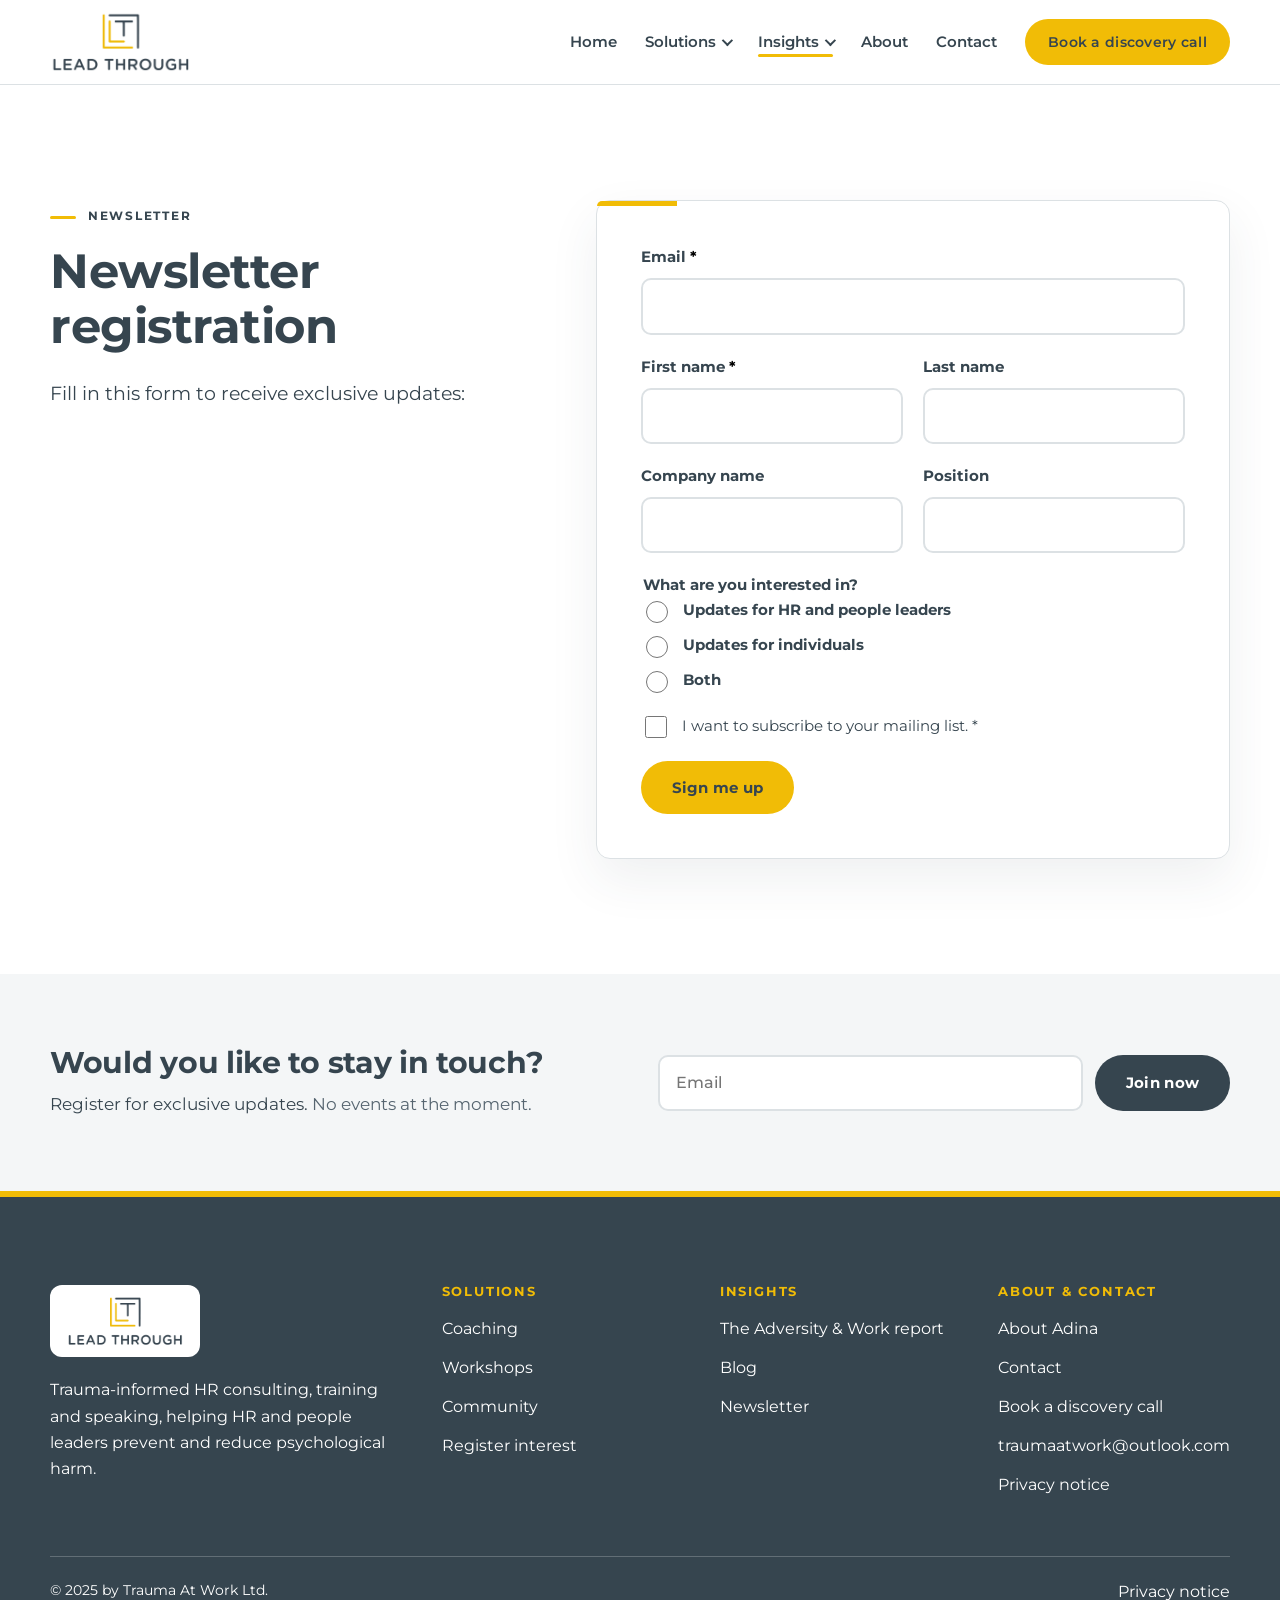
<file: newsletter-sign-up.html>
<!doctype html>
<html lang="en-GB">
<head>
<meta charset="utf-8">
<meta name="viewport" content="width=device-width, initial-scale=1">
<title>Newsletter registration | Trauma At Work</title>
<meta name="description" content="Fill in this form to receive exclusive updates from Trauma At Work.">
<link rel="canonical" href="https://www.traumaatwork.com/newsletter-sign-up">
<meta property="og:title" content="Newsletter registration | Trauma At Work">
<meta property="og:description" content="Fill in this form to receive exclusive updates from Trauma At Work.">
<meta property="og:type" content="website">
<meta property="og:url" content="https://www.traumaatwork.com/newsletter-sign-up">
<link rel="icon" type="image/png" href="assets/favicon.png">
<link rel="preconnect" href="https://fonts.googleapis.com">
<link rel="preconnect" href="https://fonts.gstatic.com" crossorigin>
<link href="https://fonts.googleapis.com/css2?family=Montserrat:wght@400;500;600;700&display=swap" rel="stylesheet">
<link rel="stylesheet" href="assets/css/style.css">
</head>
<body>
<a class="skip-link" href="#main">Skip to main content</a>
<header class="site-header">
  <div class="container header-inner">
    <a class="brand" href="index.html"><img src="assets/logo.png" alt="Trauma At Work – Lead Through logo" width="1200" height="528"></a>
    <button class="nav-toggle" type="button" aria-expanded="false" aria-controls="site-nav" aria-label="Open menu"><span></span></button>
    <nav class="nav" id="site-nav" aria-label="Main">
      <ul class="nav-list">
          <li><a href="index.html">Home</a></li>
          <li class="has-sub">
            <button class="nav-btn" type="button" aria-expanded="false" aria-controls="sub-solutions">Solutions<span class="caret" aria-hidden="true"></span></button>
            <ul class="submenu" id="sub-solutions"><li><a href="traumainformedcoaching.html">Coaching</a></li><li><a href="workshops.html">Workshops</a></li><li><a href="join-the-club.html">Community</a></li></ul>
          </li>
          <li class="has-sub is-current">
            <button class="nav-btn" type="button" aria-expanded="false" aria-controls="sub-insights">Insights<span class="caret" aria-hidden="true"></span></button>
            <ul class="submenu" id="sub-insights"><li><a href="insights.html" aria-current="page">The Adversity & Work report</a></li><li><a href="blog.html">Blog</a></li></ul>
          </li>
          <li><a href="about.html">About</a></li>
          <li><a href="contact.html">Contact</a></li>
      </ul>
      <a class="btn btn--primary nav-cta" href="https://calendar.app.google/JfC6pZQxHVuuSHKNA">Book a discovery call</a>
    </nav>
  </div>
</header>
<main id="main">

<section class="section">
  <div class="container split split--wide-right" style="align-items:start">
    <div class="reveal">
      <span class="eyebrow">Newsletter</span>
      <h1 style="font-size:clamp(2rem,4vw,3rem)">Newsletter registration</h1>
      <p class="lead">Fill in this form to receive exclusive updates:</p>
    </div>
    <div class="form-card reveal reveal-d1">
      <!-- WIX: replace with the existing newsletter Wix Form: Email*, First name*, Last name, Company name, Position, interest, consent -->
      <form class="form" data-wix-form>
        <div class="field"><label for="email">Email <span class="req" aria-hidden="true">*</span></label><input id="email" name="email" type="email" required autocomplete="email"></div>
        <div class="form-row"><div class="field"><label for="first">First name <span class="req" aria-hidden="true">*</span></label><input id="first" name="first" type="text" required autocomplete="given-name"></div><div class="field"><label for="last">Last name</label><input id="last" name="last" type="text" autocomplete="family-name"></div></div>
        <div class="form-row"><div class="field"><label for="company">Company name</label><input id="company" name="company" type="text" autocomplete="organization"></div><div class="field"><label for="position">Position</label><input id="position" name="position" type="text" autocomplete="organization-title"></div></div>
        <fieldset class="field radio-group"><legend>What are you interested in?</legend>
          <label class="check"><input type="radio" name="interest" value="hr"> <span>Updates for HR and people leaders</span></label>
          <label class="check"><input type="radio" name="interest" value="individuals"> <span>Updates for individuals</span></label>
          <label class="check"><input type="radio" name="interest" value="both"> <span>Both</span></label></fieldset>
        <label class="check"><input type="checkbox" name="consent" required> <span>I want to subscribe to your mailing list. <span class="req" aria-hidden="true">*</span></span></label>
        <button class="btn btn--primary" type="submit" style="justify-self:start">Sign me up</button>
        <p class="form-note" tabindex="-1" role="status">Prototype: in Wix this button submits the Wix Form. Nothing has been sent.</p>
      </form>
    </div>
  </div>
</section>
</main>

<section class="newsletter" aria-labelledby="news-h">
  <div class="container newsletter-inner">
    <div>
      <h2 id="news-h">Would you like to stay in touch?</h2>
      <p>Register for exclusive updates. <span class="muted">No events at the moment.</span></p>
    </div>
    <!-- WIX: replace with the existing newsletter link/form. Live site sends visitors to /newsletter-sign-up. -->
    <form class="inline-form" action="newsletter-sign-up.html" method="get">
      <div class="field"><label class="sr-only" for="nl-email" style="position:absolute;left:-9999px">Email</label>
        <input id="nl-email" name="email" type="email" placeholder="Email" autocomplete="email" required></div>
      <button class="btn btn--dark" type="submit">Join now</button>
    </form>
  </div>
</section>
<footer class="site-footer">
  <div class="container">
    <div class="footer-grid">
      <div class="footer-brand">
        <a href="index.html"><img src="assets/logo.png" alt="Trauma At Work – Lead Through logo" width="1200" height="528"></a>
        <p>Trauma-informed HR consulting, training and speaking, helping HR and people leaders prevent and reduce psychological harm.</p>
      </div>
      <nav aria-label="Solutions"><h4>Solutions</h4><ul>
        <li><a href="traumainformedcoaching.html">Coaching</a></li>
        <li><a href="workshops.html">Workshops</a></li>
        <li><a href="join-the-club.html">Community</a></li>
        <li><a href="register-interest.html">Register interest</a></li></ul></nav>
      <nav aria-label="Insights"><h4>Insights</h4><ul>
        <li><a href="insights.html">The Adversity &amp; Work report</a></li>
        <li><a href="blog.html">Blog</a></li>
        <li><a href="newsletter-sign-up.html">Newsletter</a></li></ul></nav>
      <nav aria-label="About and contact"><h4>About &amp; contact</h4><ul>
        <li><a href="about.html">About Adina</a></li>
        <li><a href="contact.html">Contact</a></li>
        <li><a href="https://calendar.app.google/JfC6pZQxHVuuSHKNA">Book a discovery call</a></li>
        <li><a href="mailto:traumaatwork@outlook.com">traumaatwork@outlook.com</a></li>
        <li><a href="privacy-notice.html">Privacy notice</a></li></ul></nav>
    </div>
    <div class="footer-bottom"><span>© 2025 by Trauma At Work Ltd.</span><a href="privacy-notice.html">Privacy notice</a></div>
  </div>
</footer>
<script src="assets/js/main.js"></script>
</body>
</html>
</file>
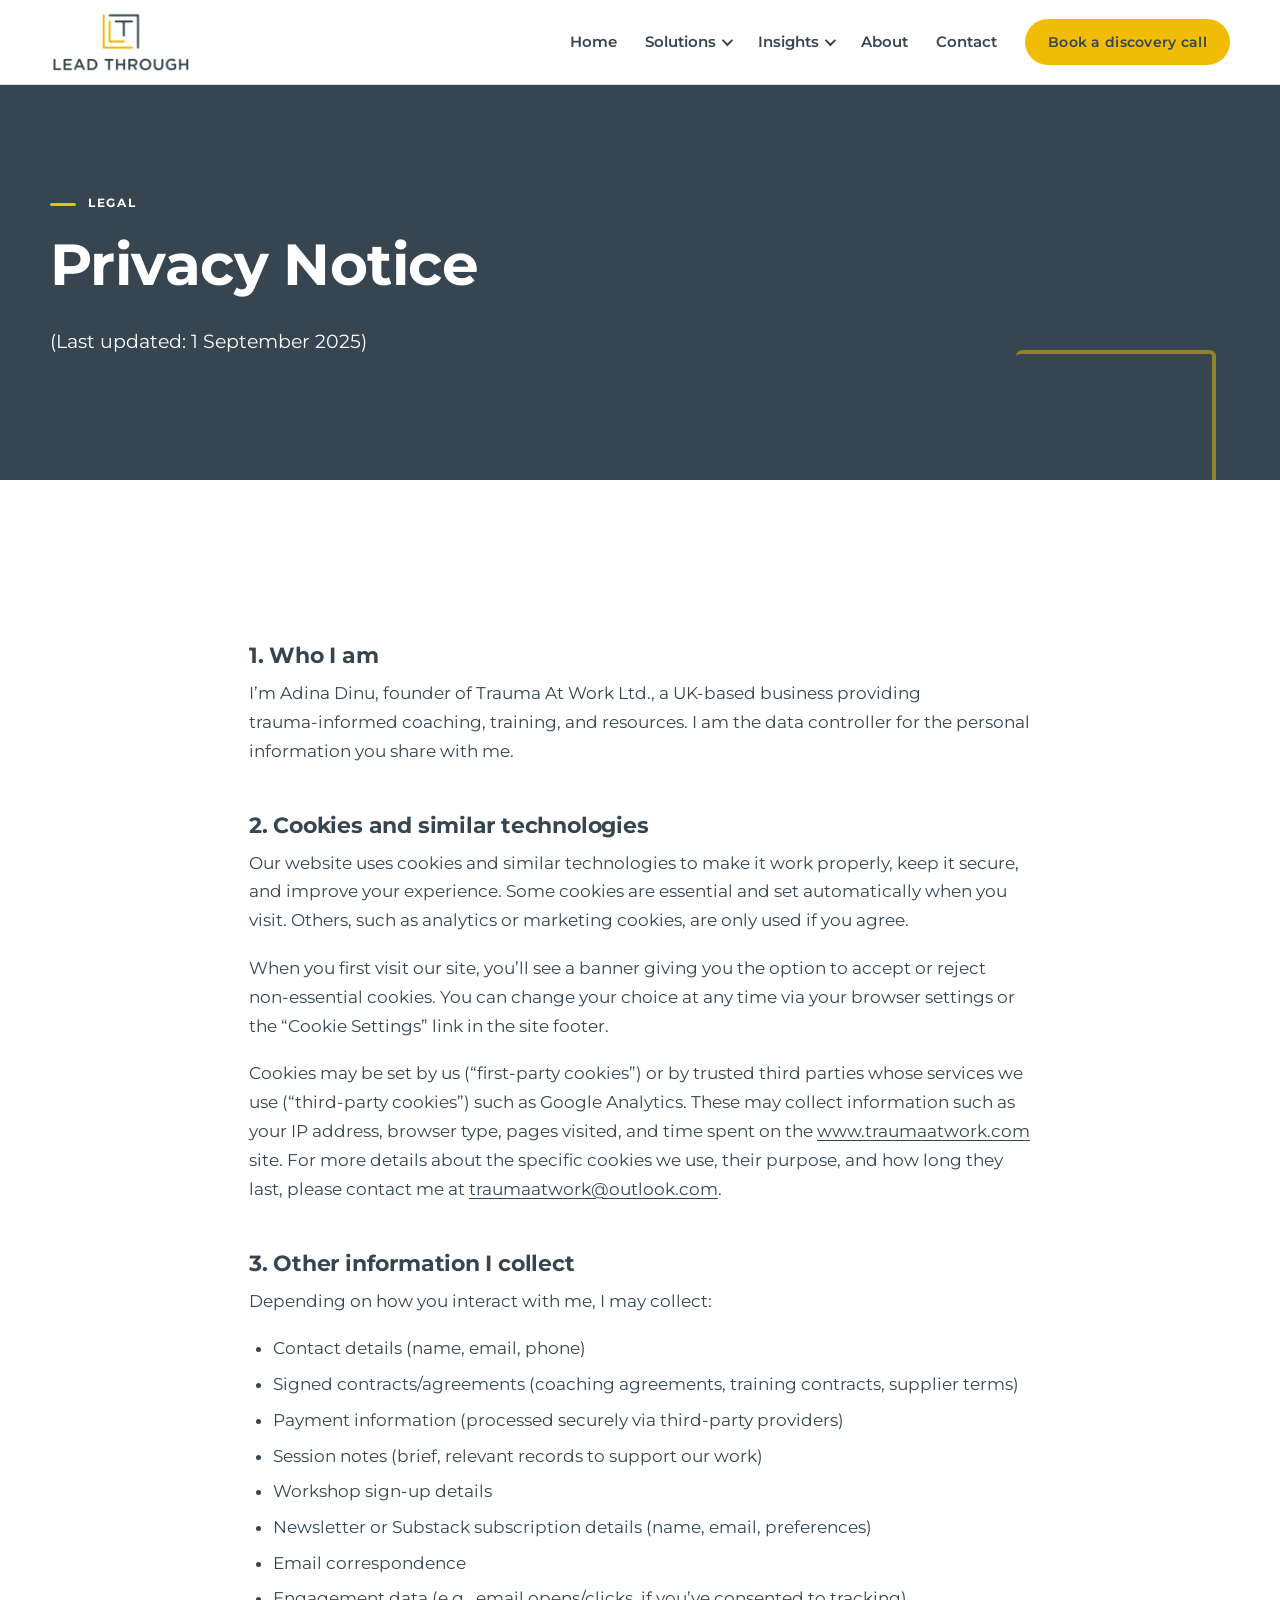
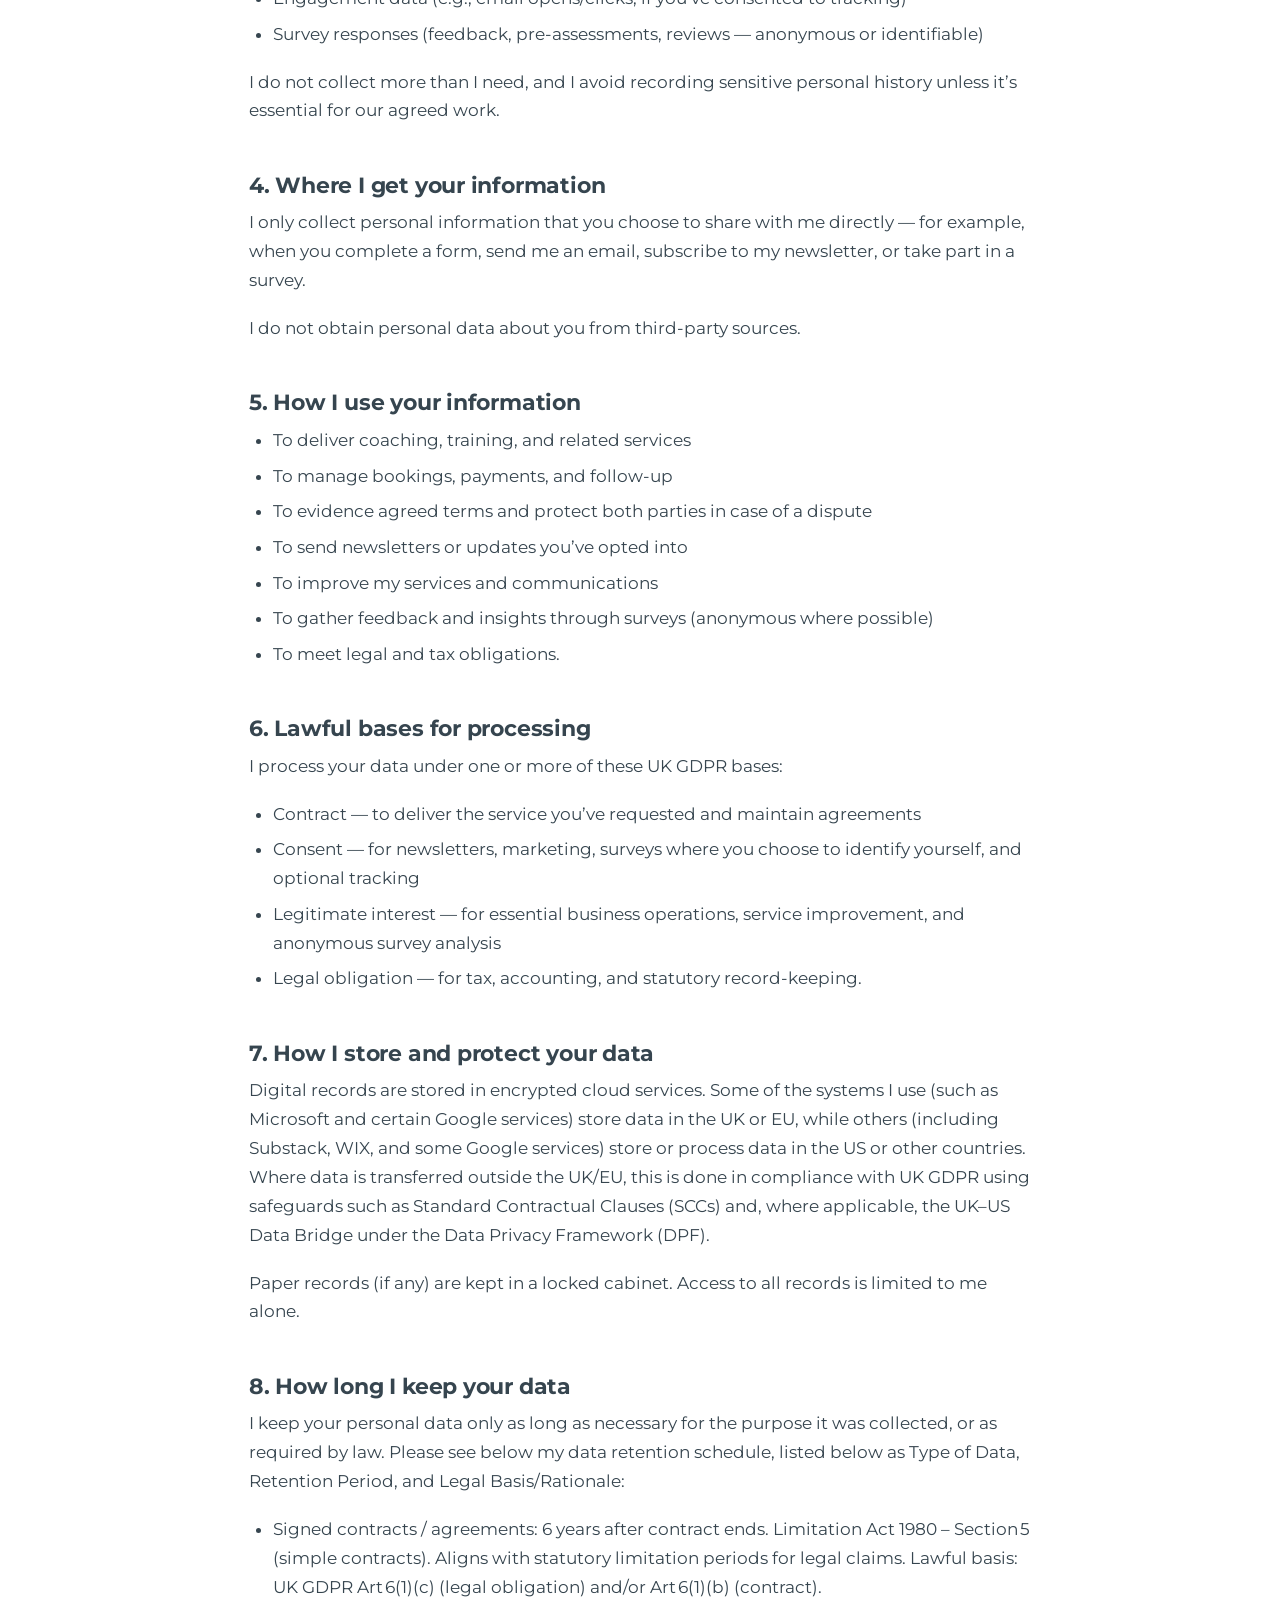
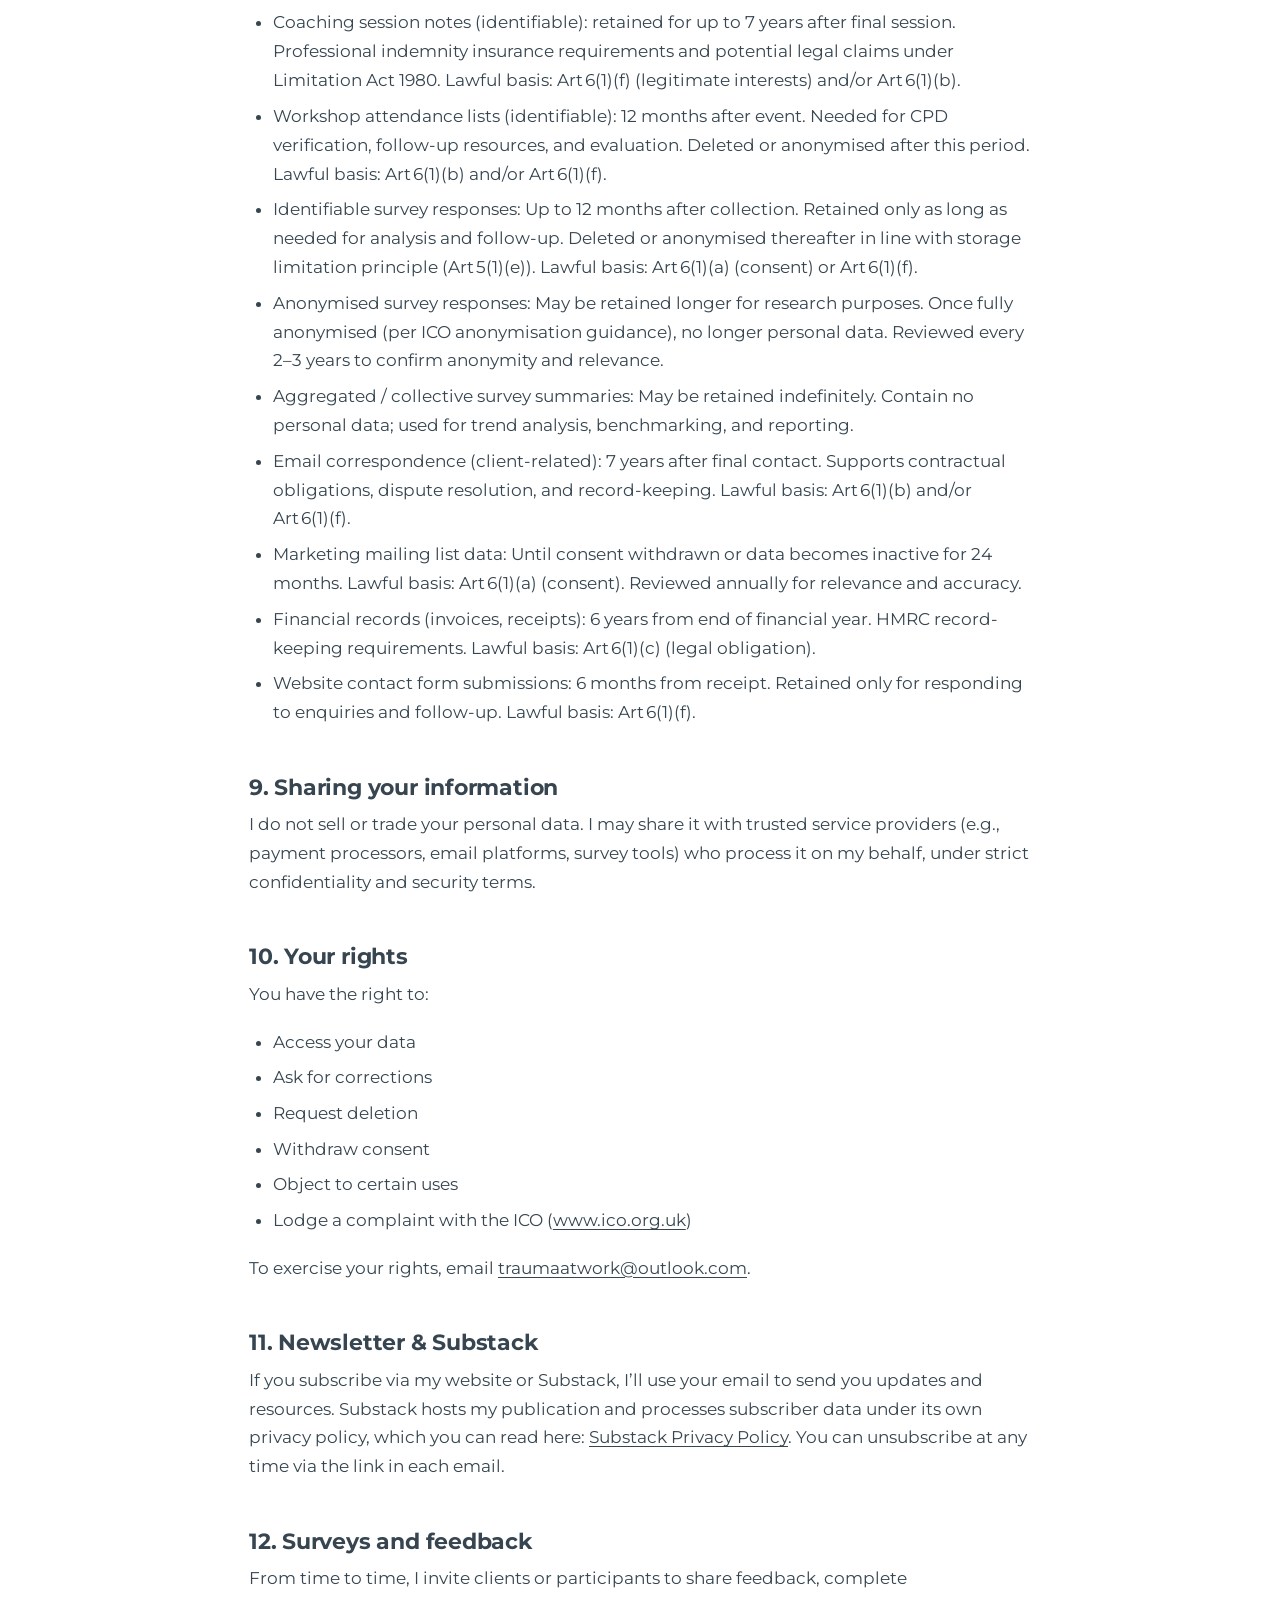
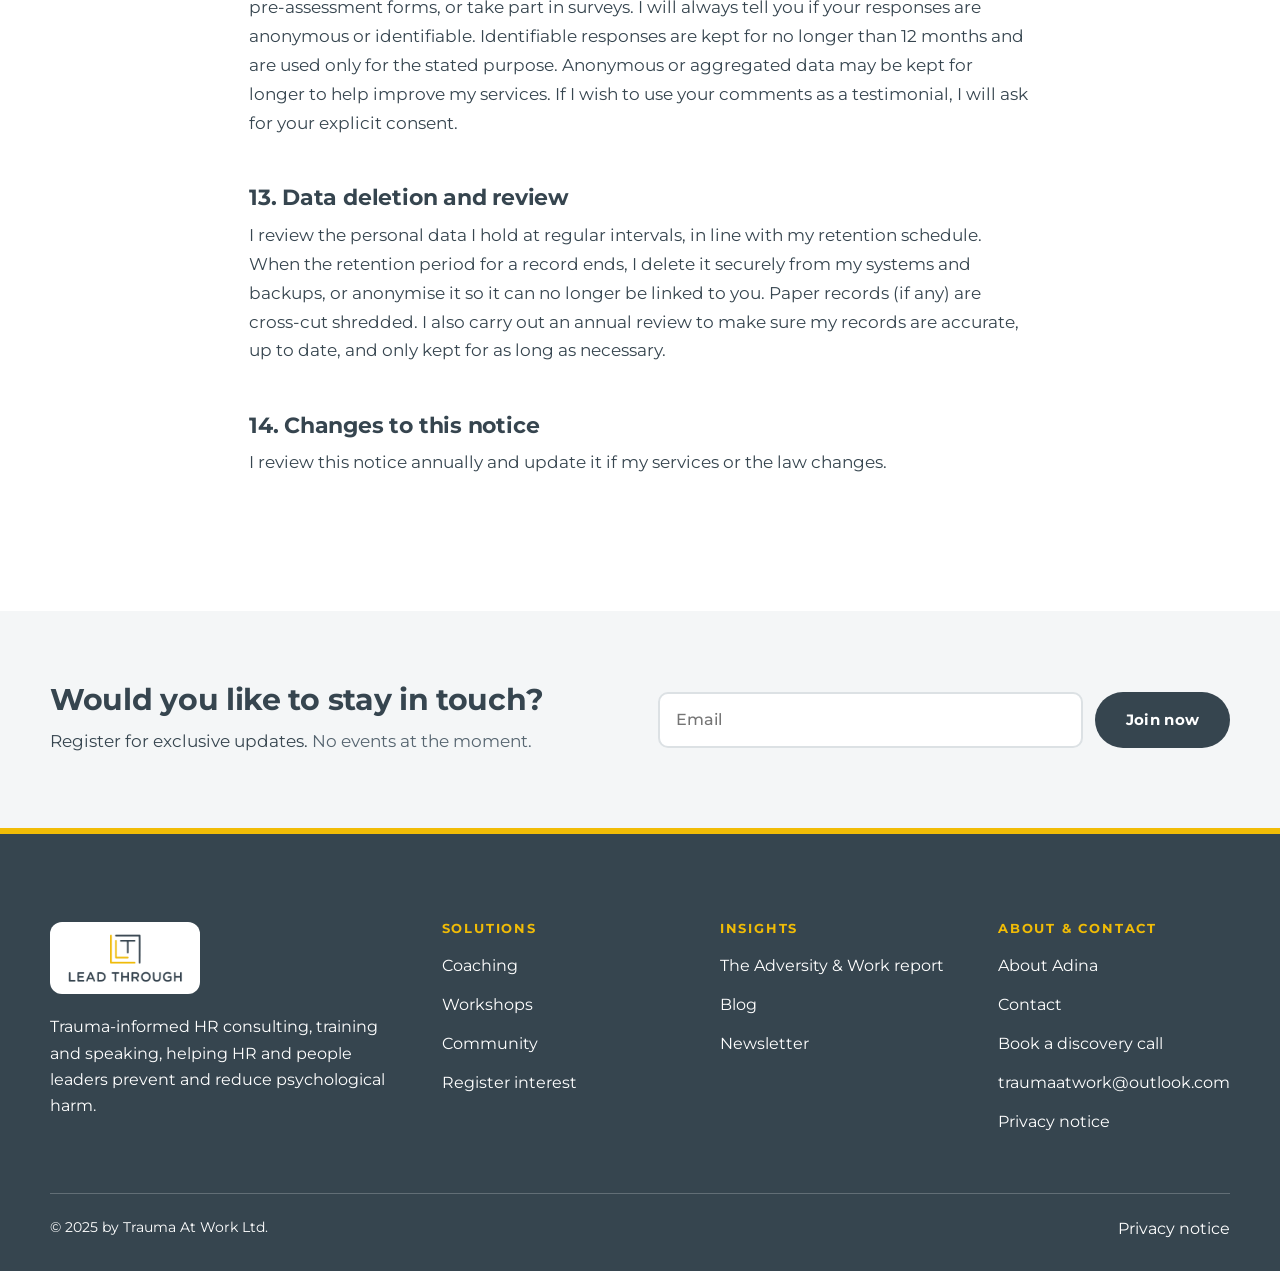
<file: privacy-notice.html>
<!doctype html>
<html lang="en-GB">
<head>
<meta charset="utf-8">
<meta name="viewport" content="width=device-width, initial-scale=1">
<title>Privacy notice | Trauma At Work</title>
<meta name="description" content="How Trauma At Work Ltd. collects, uses and protects your personal information.">
<link rel="canonical" href="https://www.traumaatwork.com/privacy-notice">
<meta property="og:title" content="Privacy notice | Trauma At Work">
<meta property="og:description" content="How Trauma At Work Ltd. collects, uses and protects your personal information.">
<meta property="og:type" content="website">
<meta property="og:url" content="https://www.traumaatwork.com/privacy-notice">
<link rel="icon" type="image/png" href="assets/favicon.png">
<link rel="preconnect" href="https://fonts.googleapis.com">
<link rel="preconnect" href="https://fonts.gstatic.com" crossorigin>
<link href="https://fonts.googleapis.com/css2?family=Montserrat:wght@400;500;600;700&display=swap" rel="stylesheet">
<link rel="stylesheet" href="assets/css/style.css">
</head>
<body>
<a class="skip-link" href="#main">Skip to main content</a>
<header class="site-header">
  <div class="container header-inner">
    <a class="brand" href="index.html"><img src="assets/logo.png" alt="Trauma At Work – Lead Through logo" width="1200" height="528"></a>
    <button class="nav-toggle" type="button" aria-expanded="false" aria-controls="site-nav" aria-label="Open menu"><span></span></button>
    <nav class="nav" id="site-nav" aria-label="Main">
      <ul class="nav-list">
          <li><a href="index.html">Home</a></li>
          <li class="has-sub">
            <button class="nav-btn" type="button" aria-expanded="false" aria-controls="sub-solutions">Solutions<span class="caret" aria-hidden="true"></span></button>
            <ul class="submenu" id="sub-solutions"><li><a href="traumainformedcoaching.html">Coaching</a></li><li><a href="workshops.html">Workshops</a></li><li><a href="join-the-club.html">Community</a></li></ul>
          </li>
          <li class="has-sub">
            <button class="nav-btn" type="button" aria-expanded="false" aria-controls="sub-insights">Insights<span class="caret" aria-hidden="true"></span></button>
            <ul class="submenu" id="sub-insights"><li><a href="insights.html">The Adversity & Work report</a></li><li><a href="blog.html">Blog</a></li></ul>
          </li>
          <li><a href="about.html">About</a></li>
          <li><a href="contact.html">Contact</a></li>
      </ul>
      <a class="btn btn--primary nav-cta" href="https://calendar.app.google/JfC6pZQxHVuuSHKNA">Book a discovery call</a>
    </nav>
  </div>
</header>
<main id="main">

<section class="page-hero"><div class="container reveal"><span class="eyebrow">Legal</span><h1>Privacy Notice</h1><p class="lead">(Last updated: 1 September 2025)</p></div></section>
<section class="section"><div class="container"><div class="legal"><h2>1. Who I am</h2>
<p>I&rsquo;m Adina Dinu, founder of Trauma At Work Ltd., a UK‑based business providing trauma‑informed coaching, training, and resources. I am the data controller for the personal information you share with me.</p>
<h2>2. Cookies and similar technologies</h2>
<p>Our website uses cookies and similar technologies to make it work properly, keep it secure, and improve your experience. Some cookies are essential and set automatically when you visit. Others, such as analytics or marketing cookies, are only used if you agree.</p>
<p>When you first visit our site, you&rsquo;ll see a banner giving you the option to accept or reject non‑essential cookies. You can change your choice at any time via your browser settings or the &ldquo;Cookie Settings&rdquo; link in the site footer.</p>
<p>Cookies may be set by us (&ldquo;first‑party cookies&rdquo;) or by trusted third parties whose services we use (&ldquo;third‑party cookies&rdquo;) such as Google Analytics. These may collect information such as your IP address, browser type, pages visited, and time spent on the <a href="http://www.traumaatwork.com">www.traumaatwork.com</a> site. For more details about the specific cookies we use, their purpose, and how long they last, please contact me at <a href="mailto:traumaatwork@outlook.com">traumaatwork@outlook.com</a>. </p>
<h2>3. Other information I collect</h2>
<p>Depending on how you interact with me, I may collect:</p>
<ul>
<li>Contact details (name, email, phone)</li>
<li>Signed contracts/agreements (coaching agreements, training contracts, supplier terms)</li>
<li>Payment information (processed securely via third‑party providers)</li>
<li>Session notes (brief, relevant records to support our work)</li>
<li>Workshop sign‑up details</li>
<li>Newsletter or Substack subscription details (name, email, preferences)</li>
<li>Email correspondence</li>
<li>Engagement data (e.g., email opens/clicks, if you&rsquo;ve consented to tracking)</li>
<li>Survey responses (feedback, pre‑assessments, reviews &mdash; anonymous or identifiable)</li>
</ul>
<p>I do not collect more than I need, and I avoid recording sensitive personal history unless it&rsquo;s essential for our agreed work.</p>
<h2>4. Where I get your information</h2>
<p>I only collect personal information that you choose to share with me directly &mdash; for example, when you complete a form, send me an email, subscribe to my newsletter, or take part in a survey.</p>
<p>I do not obtain personal data about you from third‑party sources.</p>
<h2>5. How I use your information</h2>
<ul>
<li>To deliver coaching, training, and related services</li>
<li>To manage bookings, payments, and follow‑up</li>
<li>To evidence agreed terms and protect both parties in case of a dispute</li>
<li>To send newsletters or updates you&rsquo;ve opted into</li>
<li>To improve my services and communications</li>
<li>To gather feedback and insights through surveys (anonymous where possible)</li>
<li>To meet legal and tax obligations.</li>
</ul>
<h2>6. Lawful bases for processing</h2>
<p>I process your data under one or more of these UK GDPR bases:</p>
<ul>
<li>Contract &mdash; to deliver the service you&rsquo;ve requested and maintain agreements</li>
<li>Consent &mdash; for newsletters, marketing, surveys where you choose to identify yourself, and optional tracking</li>
<li>Legitimate interest &mdash; for essential business operations, service improvement, and anonymous survey analysis</li>
<li>Legal obligation &mdash; for tax, accounting, and statutory record‑keeping.</li>
</ul>
<h2>7. How I store and protect your data</h2>
<p>Digital records are stored in encrypted cloud services. Some of the systems I use (such as Microsoft and certain Google services) store data in the UK or EU, while others (including Substack, WIX, and some Google services) store or process data in the US or other countries. Where data is transferred outside the UK/EU, this is done in compliance with UK GDPR using safeguards such as Standard Contractual Clauses (SCCs) and, where applicable, the UK&ndash;US Data Bridge under the Data Privacy Framework (DPF).</p>
<p>Paper records (if any) are kept in a locked cabinet. Access to all records is limited to me alone.</p>
<h2>8. How long I keep your data</h2>
<p>I keep your personal data only as long as necessary for the purpose it was collected, or as required by law. Please see below my data retention schedule, listed below as Type of Data, Retention Period, and Legal Basis/Rationale: </p>
<ul>
<li>Signed contracts / agreements: 6 years after contract ends. Limitation Act 1980 &ndash; Section 5 (simple contracts). Aligns with statutory limitation periods for legal claims. Lawful basis: UK GDPR Art 6(1)(c) (legal obligation) and/or Art 6(1)(b) (contract).</li>
<li>Coaching session notes (identifiable): retained for up to 7 years after final session. Professional indemnity insurance requirements and potential legal claims under Limitation Act 1980. Lawful basis: Art 6(1)(f) (legitimate interests) and/or Art 6(1)(b).</li>
<li>Workshop attendance lists (identifiable): 12 months after event. Needed for CPD verification, follow-up resources, and evaluation. Deleted or anonymised after this period. Lawful basis: Art 6(1)(b) and/or Art 6(1)(f).</li>
<li>Identifiable survey responses: Up to 12 months after collection. Retained only as long as needed for analysis and follow-up. Deleted or anonymised thereafter in line with storage limitation principle (Art 5(1)(e)). Lawful basis: Art 6(1)(a) (consent) or Art 6(1)(f).</li>
<li>Anonymised survey responses: May be retained longer for research purposes. Once fully anonymised (per ICO anonymisation guidance), no longer personal data. Reviewed every 2&ndash;3 years to confirm anonymity and relevance.</li>
<li>Aggregated / collective survey summaries: May be retained indefinitely. Contain no personal data; used for trend analysis, benchmarking, and reporting.</li>
<li>Email correspondence (client-related): 7 years after final contact. Supports contractual obligations, dispute resolution, and record-keeping. Lawful basis: Art 6(1)(b) and/or Art 6(1)(f).</li>
<li>Marketing mailing list data: Until consent withdrawn or data becomes inactive for 24 months. Lawful basis: Art 6(1)(a) (consent). Reviewed annually for relevance and accuracy.</li>
<li>Financial records (invoices, receipts): 6 years from end of financial year. HMRC record-keeping requirements. Lawful basis: Art 6(1)(c) (legal obligation).</li>
<li>Website contact form submissions: 6 months from receipt. Retained only for responding to enquiries and follow-up. Lawful basis: Art 6(1)(f).</li>
</ul>
<h2>9. Sharing your information</h2>
<p>I do not sell or trade your personal data. I may share it with trusted service providers (e.g., payment processors, email platforms, survey tools) who process it on my behalf, under strict confidentiality and security terms.</p>
<h2>10. Your rights</h2>
<p>You have the right to:</p>
<ul>
<li>Access your data</li>
<li>Ask for corrections</li>
<li>Request deletion</li>
<li>Withdraw consent</li>
<li>Object to certain uses</li>
<li>Lodge a complaint with the ICO (<a href="http://www.ico.org.uk">www.ico.org.uk</a>)</li>
</ul>
<p>To exercise your rights, email <a href="mailto:traumaatwork@outlook.com">traumaatwork@outlook.com</a>.</p>
<h2>11. Newsletter &amp; Substack</h2>
<p>If you subscribe via my website or Substack, I&rsquo;ll use your email to send you updates and resources. Substack hosts my publication and processes subscriber data under its own privacy policy, which you can read here: <a href="https://substack.com/privacy">Substack Privacy Policy</a>. You can unsubscribe at any time via the link in each email.</p>
<h2>12. Surveys and feedback</h2>
<p>From time to time, I invite clients or participants to share feedback, complete pre‑assessment forms, or take part in surveys. I will always tell you if your responses are anonymous or identifiable. Identifiable responses are kept for no longer than 12 months and are used only for the stated purpose. Anonymous or aggregated data may be kept for longer to help improve my services. If I wish to use your comments as a testimonial, I will ask for your explicit consent.</p>
<h2>13. Data deletion and review</h2>
<p>I review the personal data I hold at regular intervals, in line with my retention schedule. When the retention period for a record ends, I delete it securely from my systems and backups, or anonymise it so it can no longer be linked to you. Paper records (if any) are cross‑cut shredded. I also carry out an annual review to make sure my records are accurate, up to date, and only kept for as long as necessary.</p>
<h2>14. Changes to this notice</h2>
<p>I review this notice annually and update it if my services or the law changes.</p></div></div></section>
</main>

<section class="newsletter" aria-labelledby="news-h">
  <div class="container newsletter-inner">
    <div>
      <h2 id="news-h">Would you like to stay in touch?</h2>
      <p>Register for exclusive updates. <span class="muted">No events at the moment.</span></p>
    </div>
    <!-- WIX: replace with the existing newsletter link/form. Live site sends visitors to /newsletter-sign-up. -->
    <form class="inline-form" action="newsletter-sign-up.html" method="get">
      <div class="field"><label class="sr-only" for="nl-email" style="position:absolute;left:-9999px">Email</label>
        <input id="nl-email" name="email" type="email" placeholder="Email" autocomplete="email" required></div>
      <button class="btn btn--dark" type="submit">Join now</button>
    </form>
  </div>
</section>
<footer class="site-footer">
  <div class="container">
    <div class="footer-grid">
      <div class="footer-brand">
        <a href="index.html"><img src="assets/logo.png" alt="Trauma At Work – Lead Through logo" width="1200" height="528"></a>
        <p>Trauma-informed HR consulting, training and speaking, helping HR and people leaders prevent and reduce psychological harm.</p>
      </div>
      <nav aria-label="Solutions"><h4>Solutions</h4><ul>
        <li><a href="traumainformedcoaching.html">Coaching</a></li>
        <li><a href="workshops.html">Workshops</a></li>
        <li><a href="join-the-club.html">Community</a></li>
        <li><a href="register-interest.html">Register interest</a></li></ul></nav>
      <nav aria-label="Insights"><h4>Insights</h4><ul>
        <li><a href="insights.html">The Adversity &amp; Work report</a></li>
        <li><a href="blog.html">Blog</a></li>
        <li><a href="newsletter-sign-up.html">Newsletter</a></li></ul></nav>
      <nav aria-label="About and contact"><h4>About &amp; contact</h4><ul>
        <li><a href="about.html">About Adina</a></li>
        <li><a href="contact.html">Contact</a></li>
        <li><a href="https://calendar.app.google/JfC6pZQxHVuuSHKNA">Book a discovery call</a></li>
        <li><a href="mailto:traumaatwork@outlook.com">traumaatwork@outlook.com</a></li>
        <li><a href="privacy-notice.html">Privacy notice</a></li></ul></nav>
    </div>
    <div class="footer-bottom"><span>© 2025 by Trauma At Work Ltd.</span><a href="privacy-notice.html">Privacy notice</a></div>
  </div>
</footer>
<script src="assets/js/main.js"></script>
</body>
</html>
</file>
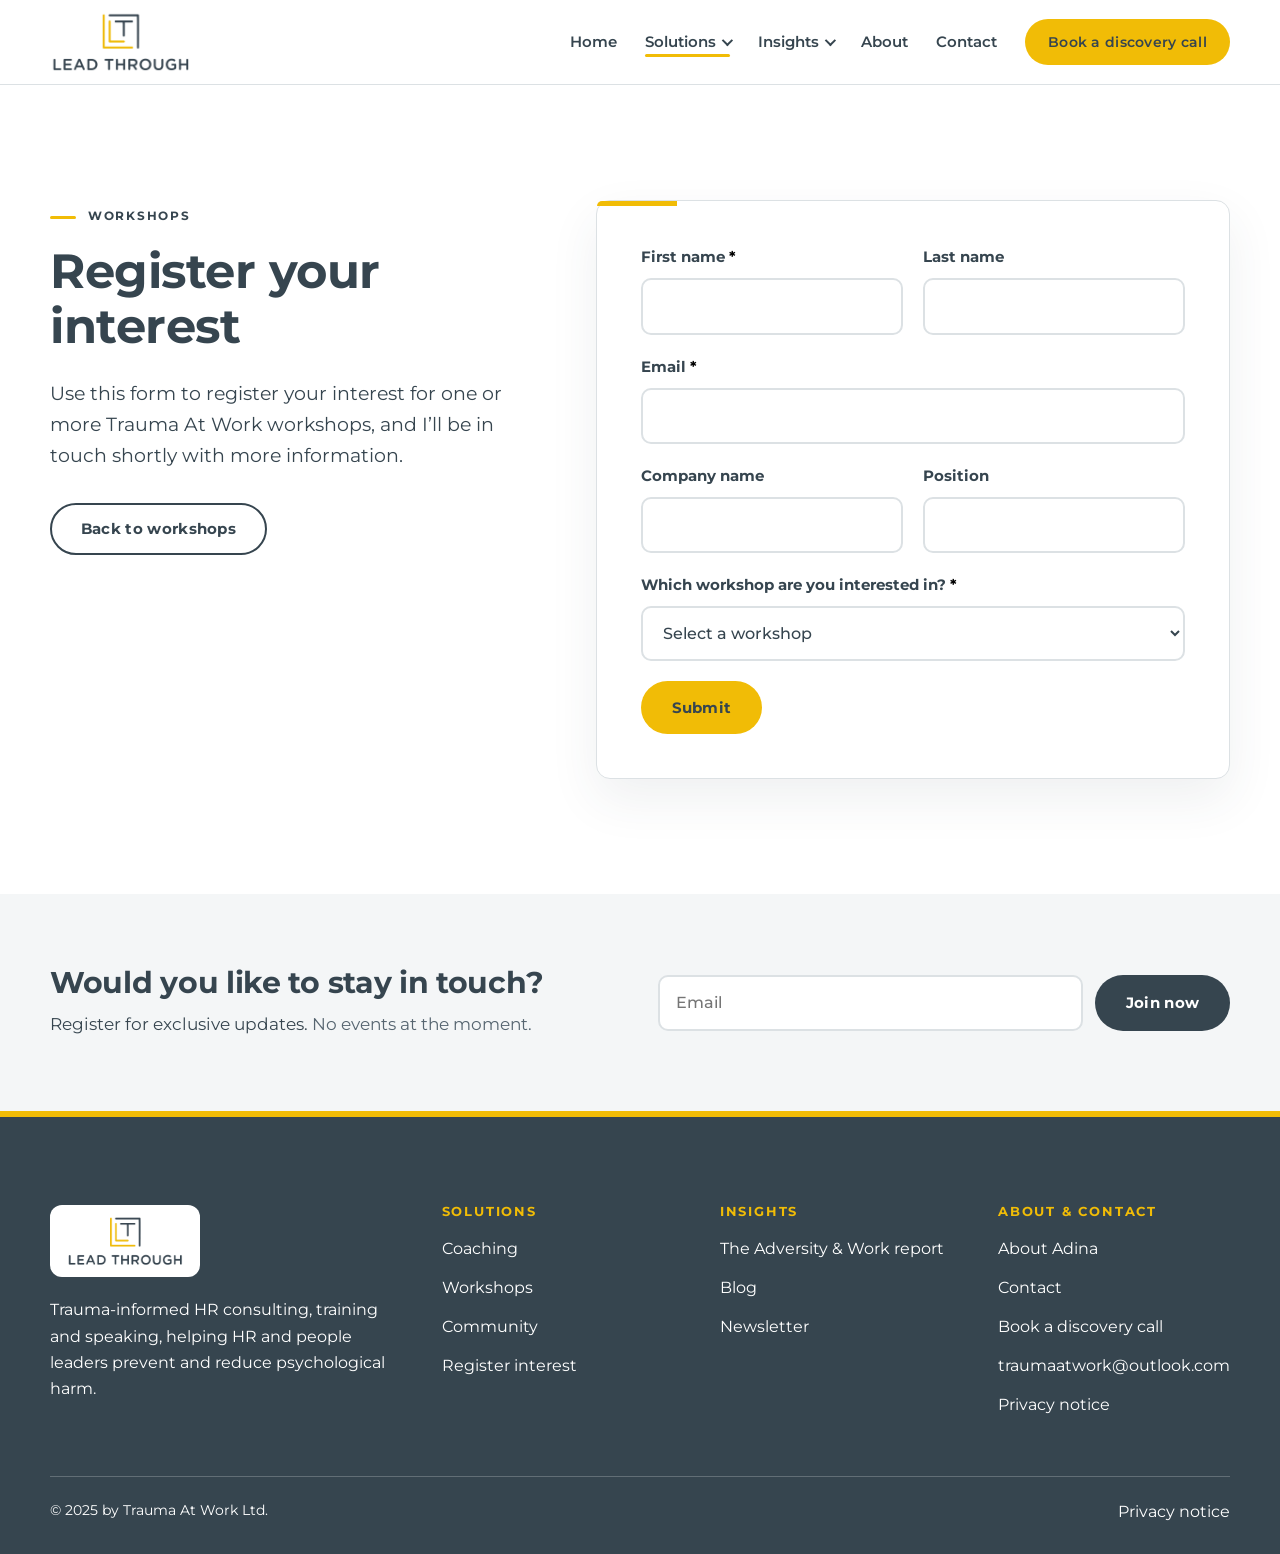
<file: register-interest.html>
<!doctype html>
<html lang="en-GB">
<head>
<meta charset="utf-8">
<meta name="viewport" content="width=device-width, initial-scale=1">
<title>Sign up for updates on Trauma At Work workshops and events</title>
<meta name="description" content="Register your interest in one or more Trauma At Work workshops.">
<link rel="canonical" href="https://www.traumaatwork.com/register-interest">
<meta property="og:title" content="Sign up for updates on Trauma At Work workshops and events">
<meta property="og:description" content="Register your interest in one or more Trauma At Work workshops.">
<meta property="og:type" content="website">
<meta property="og:url" content="https://www.traumaatwork.com/register-interest">
<link rel="icon" type="image/png" href="assets/favicon.png">
<link rel="preconnect" href="https://fonts.googleapis.com">
<link rel="preconnect" href="https://fonts.gstatic.com" crossorigin>
<link href="https://fonts.googleapis.com/css2?family=Montserrat:wght@400;500;600;700&display=swap" rel="stylesheet">
<link rel="stylesheet" href="assets/css/style.css">
</head>
<body>
<a class="skip-link" href="#main">Skip to main content</a>
<header class="site-header">
  <div class="container header-inner">
    <a class="brand" href="index.html"><img src="assets/logo.png" alt="Trauma At Work – Lead Through logo" width="1200" height="528"></a>
    <button class="nav-toggle" type="button" aria-expanded="false" aria-controls="site-nav" aria-label="Open menu"><span></span></button>
    <nav class="nav" id="site-nav" aria-label="Main">
      <ul class="nav-list">
          <li><a href="index.html">Home</a></li>
          <li class="has-sub is-current">
            <button class="nav-btn" type="button" aria-expanded="false" aria-controls="sub-solutions">Solutions<span class="caret" aria-hidden="true"></span></button>
            <ul class="submenu" id="sub-solutions"><li><a href="traumainformedcoaching.html">Coaching</a></li><li><a href="workshops.html" aria-current="page">Workshops</a></li><li><a href="join-the-club.html">Community</a></li></ul>
          </li>
          <li class="has-sub">
            <button class="nav-btn" type="button" aria-expanded="false" aria-controls="sub-insights">Insights<span class="caret" aria-hidden="true"></span></button>
            <ul class="submenu" id="sub-insights"><li><a href="insights.html">The Adversity & Work report</a></li><li><a href="blog.html">Blog</a></li></ul>
          </li>
          <li><a href="about.html">About</a></li>
          <li><a href="contact.html">Contact</a></li>
      </ul>
      <a class="btn btn--primary nav-cta" href="https://calendar.app.google/JfC6pZQxHVuuSHKNA">Book a discovery call</a>
    </nav>
  </div>
</header>
<main id="main">

<section class="section">
  <div class="container split split--wide-right" style="align-items:start">
    <div class="reveal">
      <span class="eyebrow">Workshops</span>
      <h1 style="font-size:clamp(2rem,4vw,3rem)">Register your interest</h1>
      <p class="lead">Use this form to register your interest for one or more Trauma At Work workshops, and I’ll be in touch shortly with more information.</p>
      <div class="btn-row"><a class="btn btn--ghost" href="workshops.html">Back to workshops</a></div>
    </div>
    <div class="form-card reveal reveal-d1">
      <!-- WIX: replace with a Wix Form: First name*, Last name, Email*, Company name, Position, Which workshop* -->
      <form class="form" data-wix-form>
        <div class="form-row"><div class="field"><label for="first">First name <span class="req" aria-hidden="true">*</span></label><input id="first" name="first" type="text" required autocomplete="given-name"></div><div class="field"><label for="last">Last name</label><input id="last" name="last" type="text" autocomplete="family-name"></div></div>
        <div class="field"><label for="email">Email <span class="req" aria-hidden="true">*</span></label><input id="email" name="email" type="email" required autocomplete="email"></div>
        <div class="form-row"><div class="field"><label for="company">Company name</label><input id="company" name="company" type="text" autocomplete="organization"></div><div class="field"><label for="position">Position</label><input id="position" name="position" type="text" autocomplete="organization-title"></div></div>
        <div class="field"><label for="workshop">Which workshop are you interested in? <span class="req" aria-hidden="true">*</span></label>
          <select id="workshop" name="workshop" required><option value="">Select a workshop</option><option>Trauma in the Workplace</option><option>Trauma Informed Leadership</option><option>Managing Interview Mindset and Emotions</option><option>Working With Traumatized Clients</option></select></div>
        <button class="btn btn--primary" type="submit" style="justify-self:start">Submit</button>
        <p class="form-note" tabindex="-1" role="status">Prototype: in Wix this button submits the Wix Form. Nothing has been sent.</p>
      </form>
    </div>
  </div>
</section>
</main>

<section class="newsletter" aria-labelledby="news-h">
  <div class="container newsletter-inner">
    <div>
      <h2 id="news-h">Would you like to stay in touch?</h2>
      <p>Register for exclusive updates. <span class="muted">No events at the moment.</span></p>
    </div>
    <!-- WIX: replace with the existing newsletter link/form. Live site sends visitors to /newsletter-sign-up. -->
    <form class="inline-form" action="newsletter-sign-up.html" method="get">
      <div class="field"><label class="sr-only" for="nl-email" style="position:absolute;left:-9999px">Email</label>
        <input id="nl-email" name="email" type="email" placeholder="Email" autocomplete="email" required></div>
      <button class="btn btn--dark" type="submit">Join now</button>
    </form>
  </div>
</section>
<footer class="site-footer">
  <div class="container">
    <div class="footer-grid">
      <div class="footer-brand">
        <a href="index.html"><img src="assets/logo.png" alt="Trauma At Work – Lead Through logo" width="1200" height="528"></a>
        <p>Trauma-informed HR consulting, training and speaking, helping HR and people leaders prevent and reduce psychological harm.</p>
      </div>
      <nav aria-label="Solutions"><h4>Solutions</h4><ul>
        <li><a href="traumainformedcoaching.html">Coaching</a></li>
        <li><a href="workshops.html">Workshops</a></li>
        <li><a href="join-the-club.html">Community</a></li>
        <li><a href="register-interest.html">Register interest</a></li></ul></nav>
      <nav aria-label="Insights"><h4>Insights</h4><ul>
        <li><a href="insights.html">The Adversity &amp; Work report</a></li>
        <li><a href="blog.html">Blog</a></li>
        <li><a href="newsletter-sign-up.html">Newsletter</a></li></ul></nav>
      <nav aria-label="About and contact"><h4>About &amp; contact</h4><ul>
        <li><a href="about.html">About Adina</a></li>
        <li><a href="contact.html">Contact</a></li>
        <li><a href="https://calendar.app.google/JfC6pZQxHVuuSHKNA">Book a discovery call</a></li>
        <li><a href="mailto:traumaatwork@outlook.com">traumaatwork@outlook.com</a></li>
        <li><a href="privacy-notice.html">Privacy notice</a></li></ul></nav>
    </div>
    <div class="footer-bottom"><span>© 2025 by Trauma At Work Ltd.</span><a href="privacy-notice.html">Privacy notice</a></div>
  </div>
</footer>
<script src="assets/js/main.js"></script>
</body>
</html>
</file>
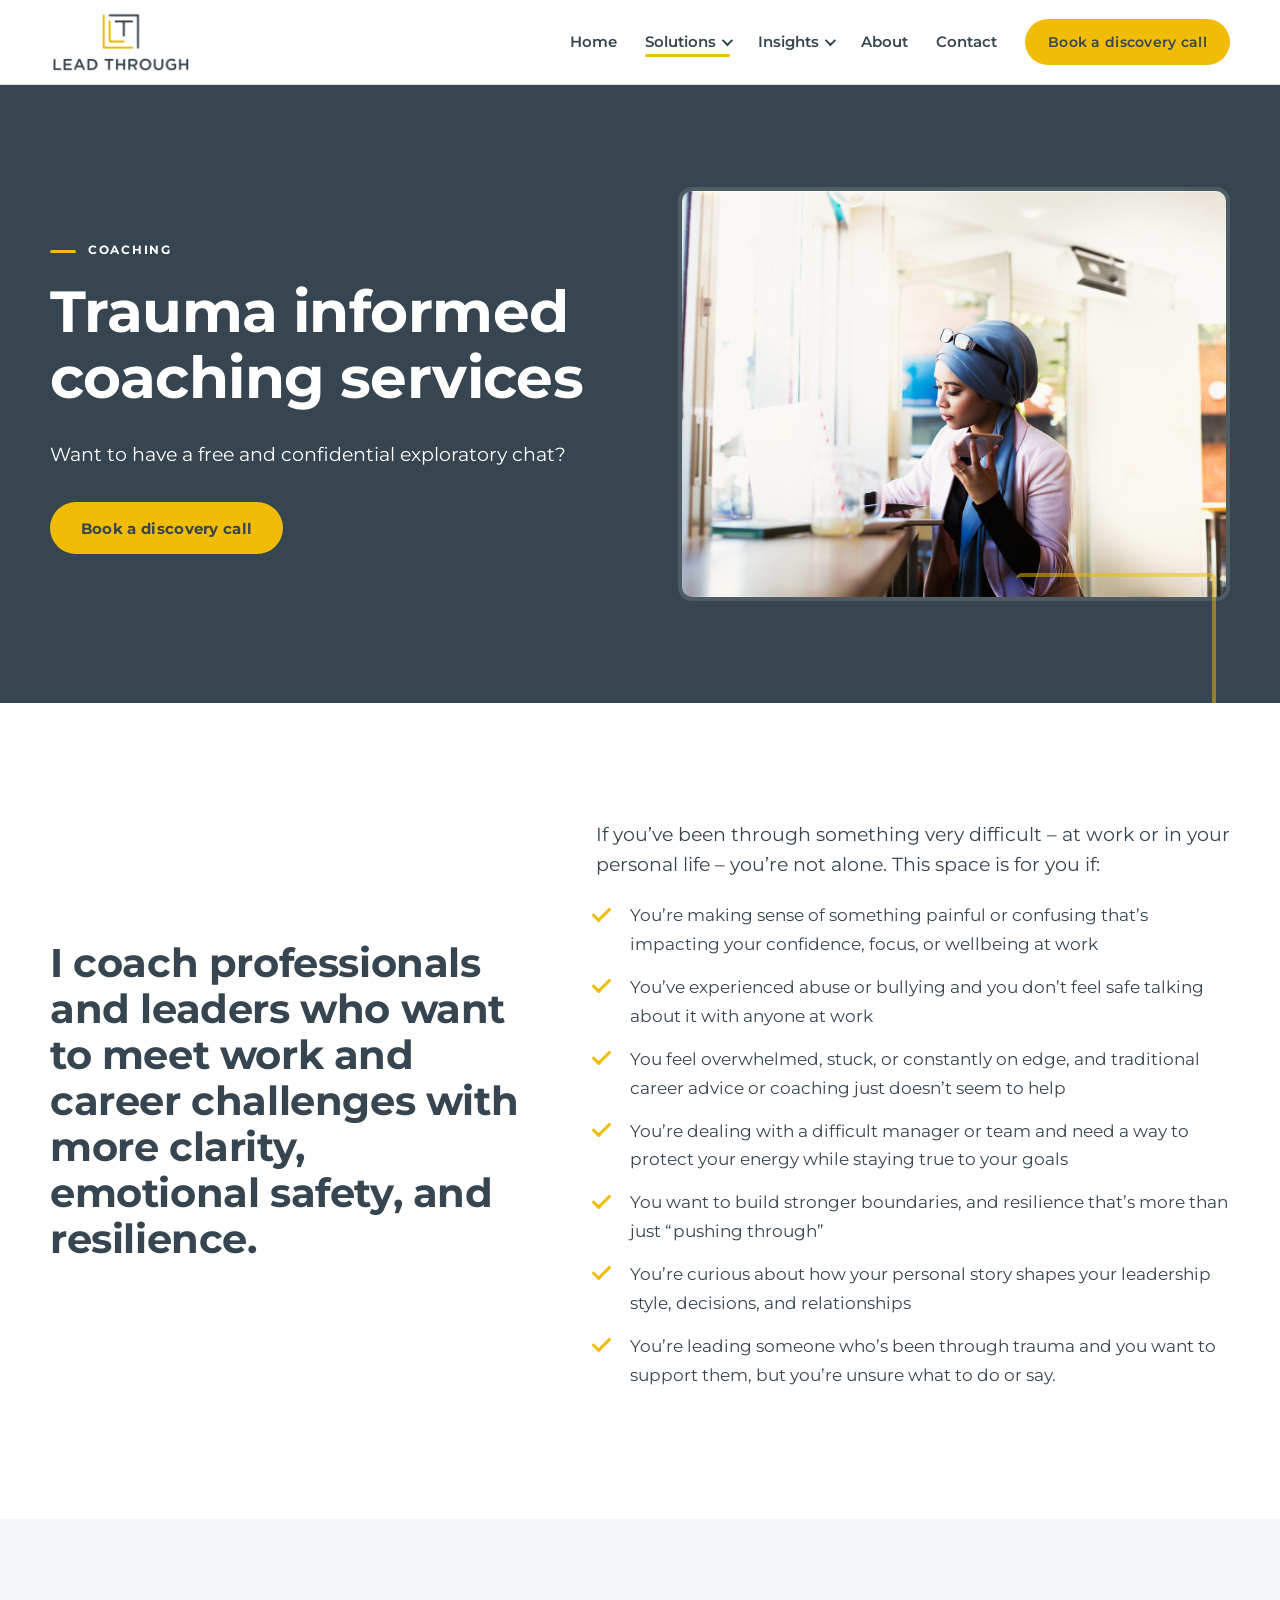
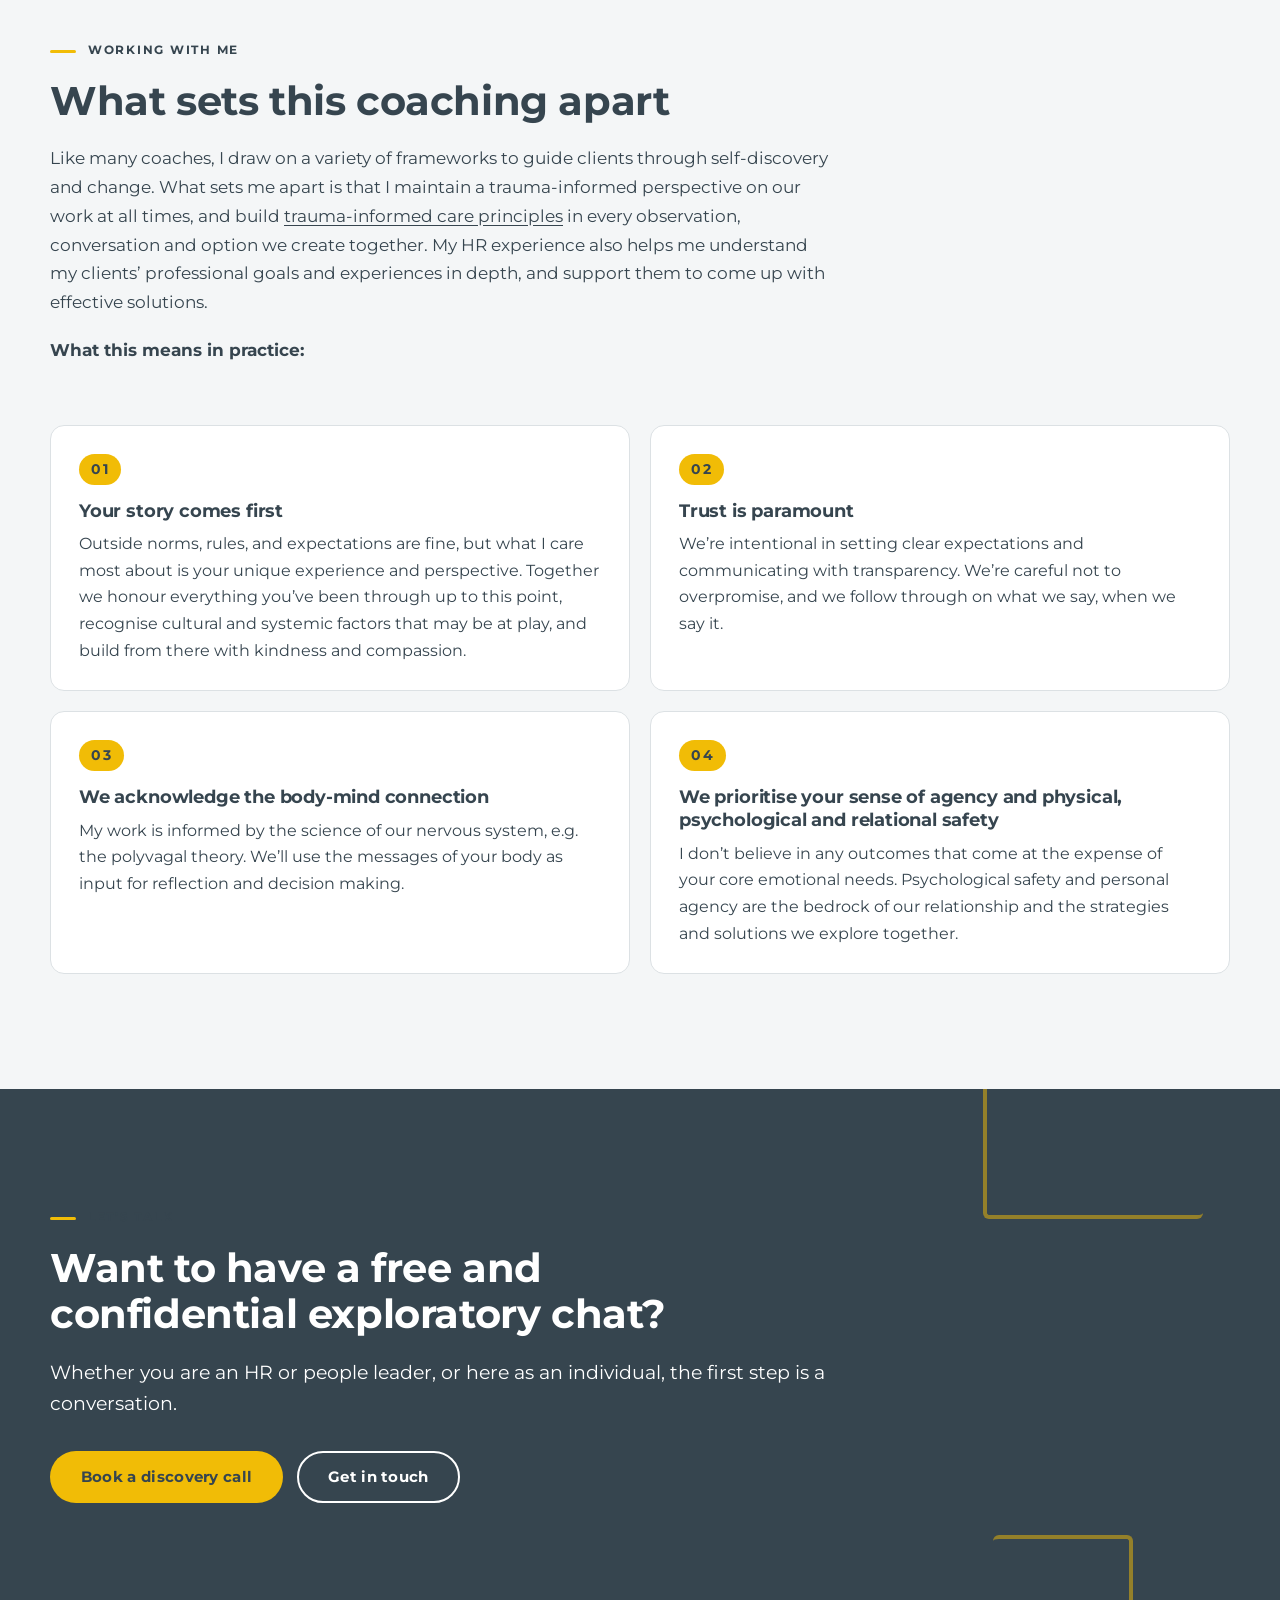
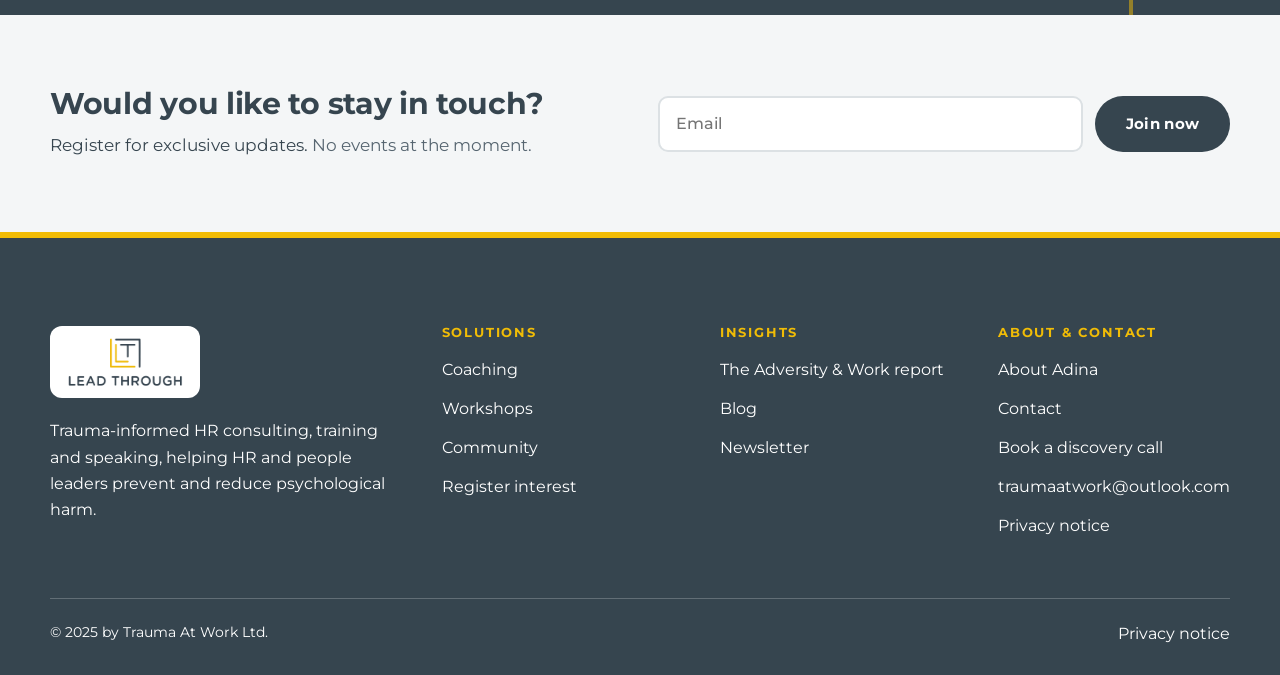
<file: traumainformedcoaching.html>
<!doctype html>
<html lang="en-GB">
<head>
<meta charset="utf-8">
<meta name="viewport" content="width=device-width, initial-scale=1">
<title>Trauma-Informed coaching</title>
<meta name="description" content="Trauma-informed coaching for professionals and leaders who want to meet work and career challenges with more clarity, emotional safety, and resilience.">
<link rel="canonical" href="https://www.traumaatwork.com/traumainformedcoaching">
<meta property="og:title" content="Trauma-Informed coaching">
<meta property="og:description" content="Trauma-informed coaching for professionals and leaders who want to meet work and career challenges with more clarity, emotional safety, and resilience.">
<meta property="og:type" content="website">
<meta property="og:url" content="https://www.traumaatwork.com/traumainformedcoaching">
<link rel="icon" type="image/png" href="assets/favicon.png">
<link rel="preconnect" href="https://fonts.googleapis.com">
<link rel="preconnect" href="https://fonts.gstatic.com" crossorigin>
<link href="https://fonts.googleapis.com/css2?family=Montserrat:wght@400;500;600;700&display=swap" rel="stylesheet">
<link rel="stylesheet" href="assets/css/style.css">
</head>
<body>
<a class="skip-link" href="#main">Skip to main content</a>
<header class="site-header">
  <div class="container header-inner">
    <a class="brand" href="index.html"><img src="assets/logo.png" alt="Trauma At Work – Lead Through logo" width="1200" height="528"></a>
    <button class="nav-toggle" type="button" aria-expanded="false" aria-controls="site-nav" aria-label="Open menu"><span></span></button>
    <nav class="nav" id="site-nav" aria-label="Main">
      <ul class="nav-list">
          <li><a href="index.html">Home</a></li>
          <li class="has-sub is-current">
            <button class="nav-btn" type="button" aria-expanded="false" aria-controls="sub-solutions">Solutions<span class="caret" aria-hidden="true"></span></button>
            <ul class="submenu" id="sub-solutions"><li><a href="traumainformedcoaching.html" aria-current="page">Coaching</a></li><li><a href="workshops.html">Workshops</a></li><li><a href="join-the-club.html">Community</a></li></ul>
          </li>
          <li class="has-sub">
            <button class="nav-btn" type="button" aria-expanded="false" aria-controls="sub-insights">Insights<span class="caret" aria-hidden="true"></span></button>
            <ul class="submenu" id="sub-insights"><li><a href="insights.html">The Adversity & Work report</a></li><li><a href="blog.html">Blog</a></li></ul>
          </li>
          <li><a href="about.html">About</a></li>
          <li><a href="contact.html">Contact</a></li>
      </ul>
      <a class="btn btn--primary nav-cta" href="https://calendar.app.google/JfC6pZQxHVuuSHKNA">Book a discovery call</a>
    </nav>
  </div>
</header>
<main id="main">

<section class="page-hero">
  <div class="container split">
    <div class="reveal">
      <span class="eyebrow">Coaching</span>
      <h1>Trauma informed coaching services</h1>
      <p class="lead">Want to have a free and confidential exploratory chat?</p>
      <div class="btn-row"><a class="btn btn--primary" href="https://calendly.com/adina-traumaatwork/discovery">Book a discovery call</a></div>
    </div>
    <img class="page-hero-img reveal reveal-d1" src="assets/images/coaching-notes.jpg" alt="A professional working with a phone and laptop beside a bright window">
  </div>
</section>

<section class="section">
  <div class="container split split--wide-right">
    <div class="reveal">
      <h2>I coach professionals and leaders who want to meet work and career challenges with more clarity, emotional safety, and resilience.</h2>
    </div>
    <div class="reveal reveal-d1">
      <p class="lead">If you’ve been through something very difficult – at work or in your personal life – you’re not alone. This space is for you if:</p>
      <ul class="ticks">
        <li>You’re making sense of something painful or confusing that’s impacting your confidence, focus, or wellbeing at work</li>
        <li>You’ve experienced abuse or bullying and you don’t feel safe talking about it with anyone at work</li>
        <li>You feel overwhelmed, stuck, or constantly on edge, and traditional career advice or coaching just doesn’t seem to help</li>
        <li>You’re dealing with a difficult manager or team and need a way to protect your energy while staying true to your goals</li>
        <li>You want to build stronger boundaries, and resilience that’s more than just “pushing through”</li>
        <li>You’re curious about how your personal story shapes your leadership style, decisions, and relationships</li>
        <li>You’re leading someone who’s been through trauma and you want to support them, but you’re unsure what to do or say.</li>
      </ul>
    </div>
  </div>
</section>

<section class="section section--tint">
  <div class="container">
    <div class="section-head reveal">
      <span class="eyebrow">Working with me</span>
      <h2>What sets this coaching apart</h2>
      <p>Like many coaches, I draw on a variety of frameworks to guide clients through self-discovery and change. What sets me apart is that I maintain a trauma-informed perspective on our work at all times, and build <a href="https://www.gov.uk/government/publications/working-definition-of-trauma-informed-practice/working-definition-of-trauma-informed-practice">trauma-informed care principles</a> in every observation, conversation and option we create together. My HR experience also helps me understand my clients’ professional goals and experiences in depth, and support them to come up with effective solutions.</p>
      <p><strong>What this means in practice:</strong></p>
    </div>
    <div class="principles">
      <div class="principle reveal"><span class="num">01</span><h3>Your story comes first</h3><p>Outside norms, rules, and expectations are fine, but what I care most about is your unique experience and perspective. Together we honour everything you’ve been through up to this point, recognise cultural and systemic factors that may be at play, and build from there with kindness and compassion.</p></div>
      <div class="principle reveal reveal-d1"><span class="num">02</span><h3>Trust is paramount</h3><p>We’re intentional in setting clear expectations and communicating with transparency. We’re careful not to overpromise, and we follow through on what we say, when we say it.</p></div>
      <div class="principle reveal"><span class="num">03</span><h3>We acknowledge the body-mind connection</h3><p>My work is informed by the science of our nervous system, e.g. the polyvagal theory. We’ll use the messages of your body as input for reflection and decision making.</p></div>
      <div class="principle reveal reveal-d1"><span class="num">04</span><h3>We prioritise your sense of agency and physical, psychological and relational safety</h3><p>I don’t believe in any outcomes that come at the expense of your core emotional needs. Psychological safety and personal agency are the bedrock of our relationship and the strategies and solutions we explore together.</p></div>
    </div>
  </div>
</section>
</main>
<section class="cta-band" aria-labelledby="cta-h">
  <div class="container cta-inner reveal">
    <span class="eyebrow">Let’s talk</span>
    <h2 id="cta-h">Want to have a free and confidential exploratory chat?</h2>
    <p class="lead">Whether you are an HR or people leader, or here as an individual, the first step is a conversation.</p>
    <div class="btn-row">
      <a class="btn btn--primary" href="https://calendar.app.google/JfC6pZQxHVuuSHKNA">Book a discovery call</a>
      <a class="btn btn--ghost" href="contact.html">Get in touch</a>
    </div>
  </div>
</section>
<section class="newsletter" aria-labelledby="news-h">
  <div class="container newsletter-inner">
    <div>
      <h2 id="news-h">Would you like to stay in touch?</h2>
      <p>Register for exclusive updates. <span class="muted">No events at the moment.</span></p>
    </div>
    <!-- WIX: replace with the existing newsletter link/form. Live site sends visitors to /newsletter-sign-up. -->
    <form class="inline-form" action="newsletter-sign-up.html" method="get">
      <div class="field"><label class="sr-only" for="nl-email" style="position:absolute;left:-9999px">Email</label>
        <input id="nl-email" name="email" type="email" placeholder="Email" autocomplete="email" required></div>
      <button class="btn btn--dark" type="submit">Join now</button>
    </form>
  </div>
</section>
<footer class="site-footer">
  <div class="container">
    <div class="footer-grid">
      <div class="footer-brand">
        <a href="index.html"><img src="assets/logo.png" alt="Trauma At Work – Lead Through logo" width="1200" height="528"></a>
        <p>Trauma-informed HR consulting, training and speaking, helping HR and people leaders prevent and reduce psychological harm.</p>
      </div>
      <nav aria-label="Solutions"><h4>Solutions</h4><ul>
        <li><a href="traumainformedcoaching.html">Coaching</a></li>
        <li><a href="workshops.html">Workshops</a></li>
        <li><a href="join-the-club.html">Community</a></li>
        <li><a href="register-interest.html">Register interest</a></li></ul></nav>
      <nav aria-label="Insights"><h4>Insights</h4><ul>
        <li><a href="insights.html">The Adversity &amp; Work report</a></li>
        <li><a href="blog.html">Blog</a></li>
        <li><a href="newsletter-sign-up.html">Newsletter</a></li></ul></nav>
      <nav aria-label="About and contact"><h4>About &amp; contact</h4><ul>
        <li><a href="about.html">About Adina</a></li>
        <li><a href="contact.html">Contact</a></li>
        <li><a href="https://calendar.app.google/JfC6pZQxHVuuSHKNA">Book a discovery call</a></li>
        <li><a href="mailto:traumaatwork@outlook.com">traumaatwork@outlook.com</a></li>
        <li><a href="privacy-notice.html">Privacy notice</a></li></ul></nav>
    </div>
    <div class="footer-bottom"><span>© 2025 by Trauma At Work Ltd.</span><a href="privacy-notice.html">Privacy notice</a></div>
  </div>
</footer>
<script src="assets/js/main.js"></script>
</body>
</html>
</file>
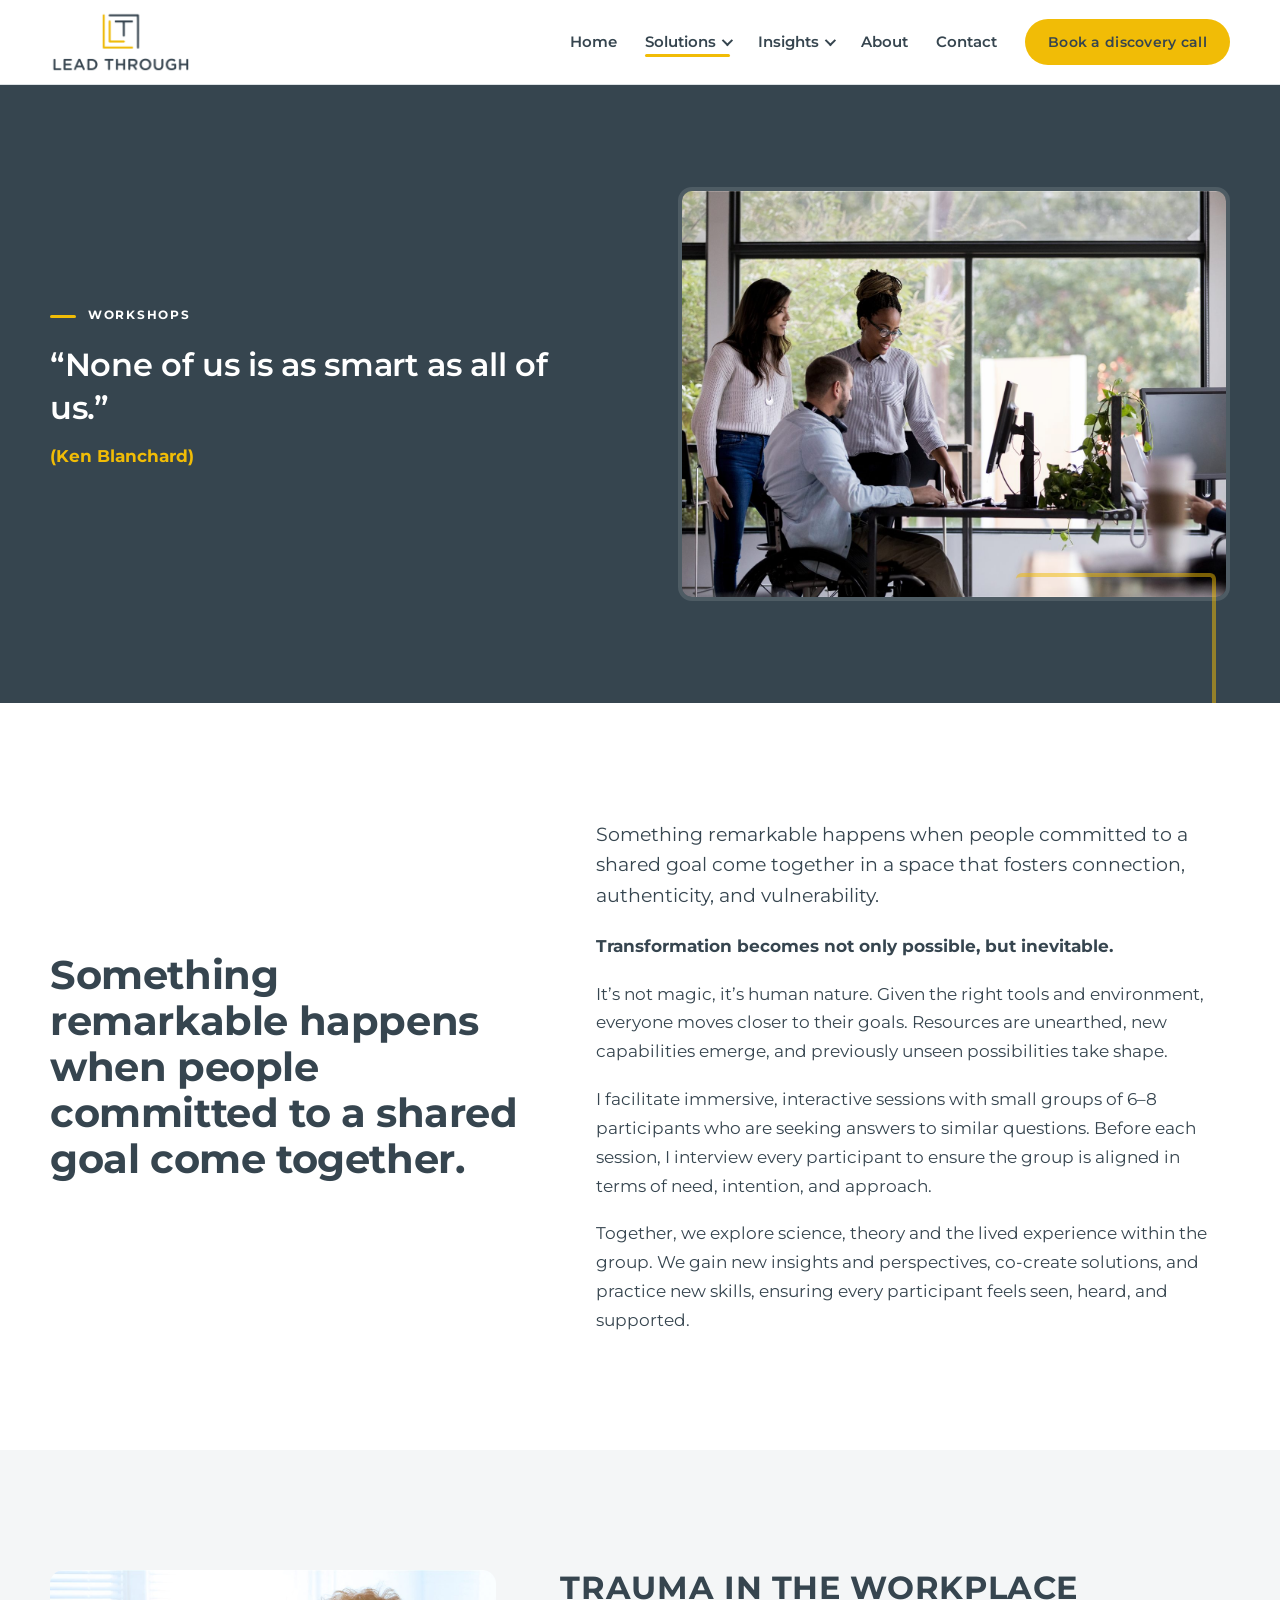
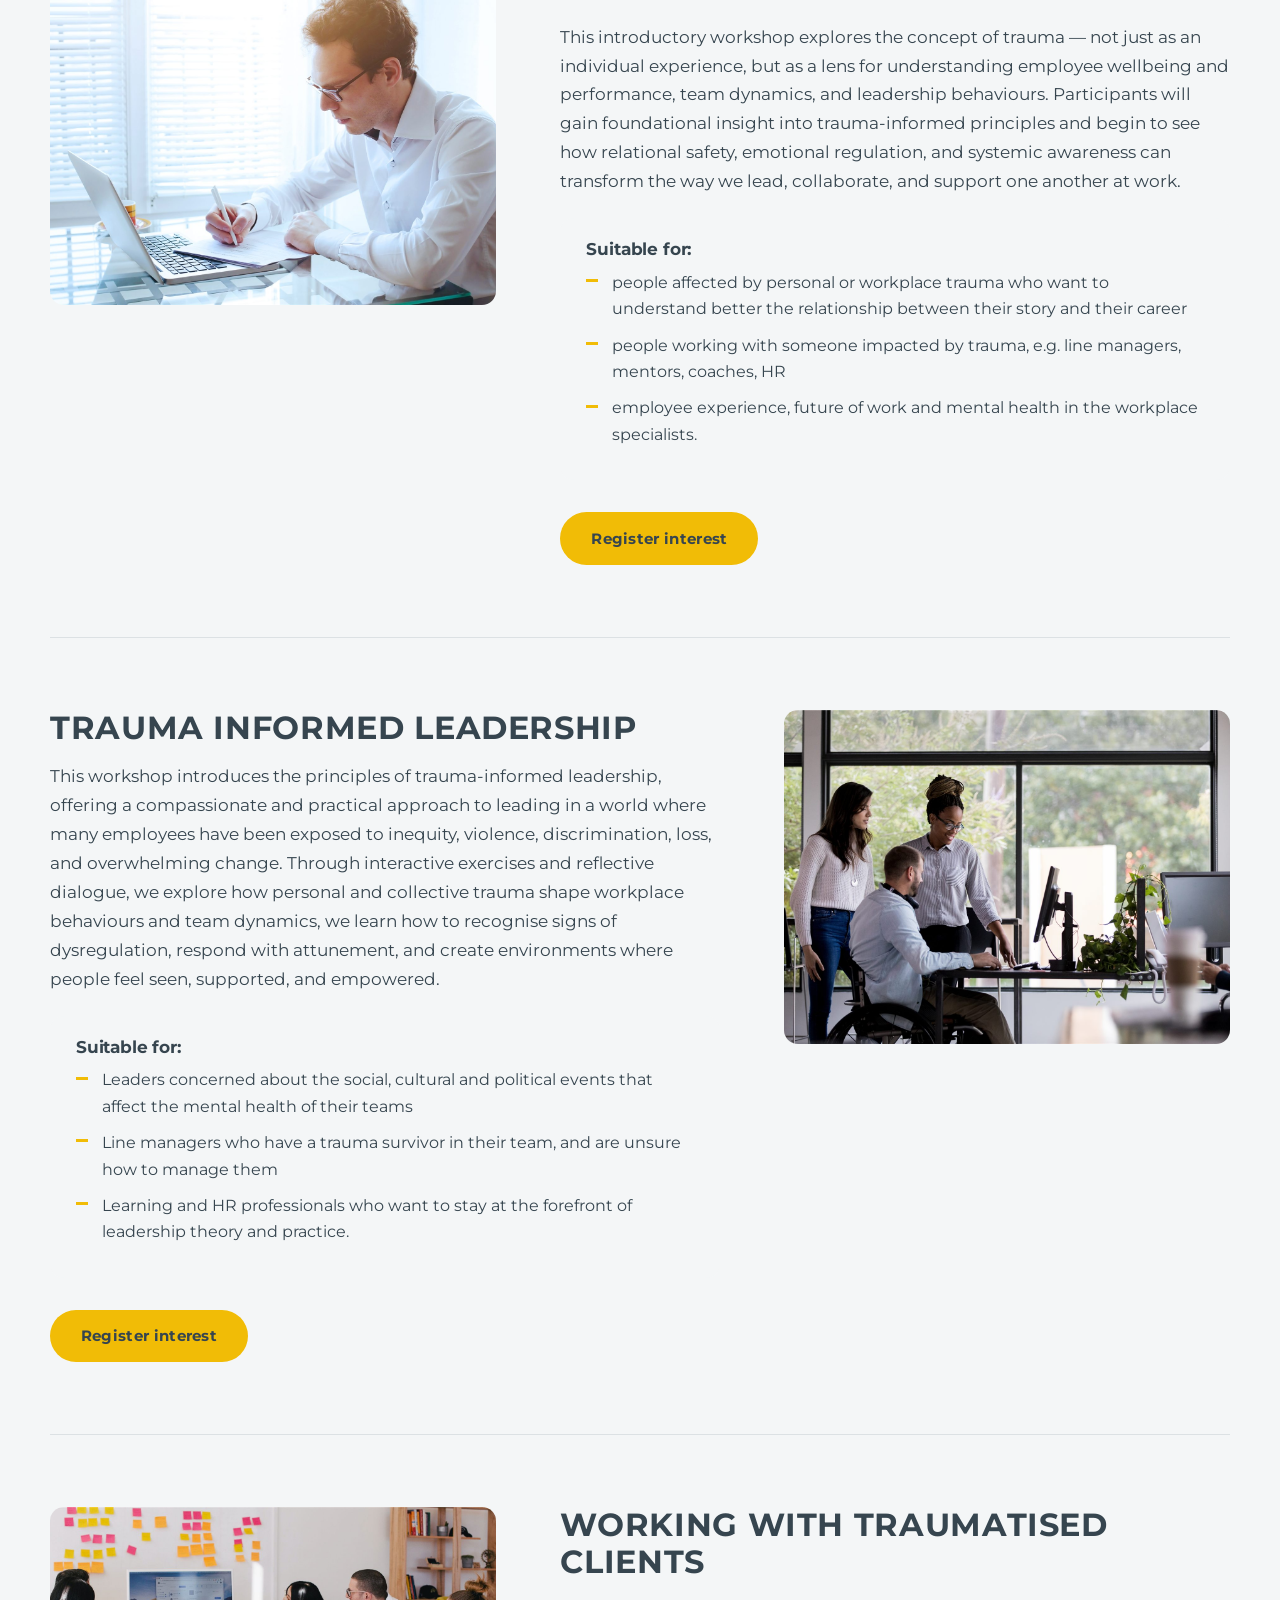
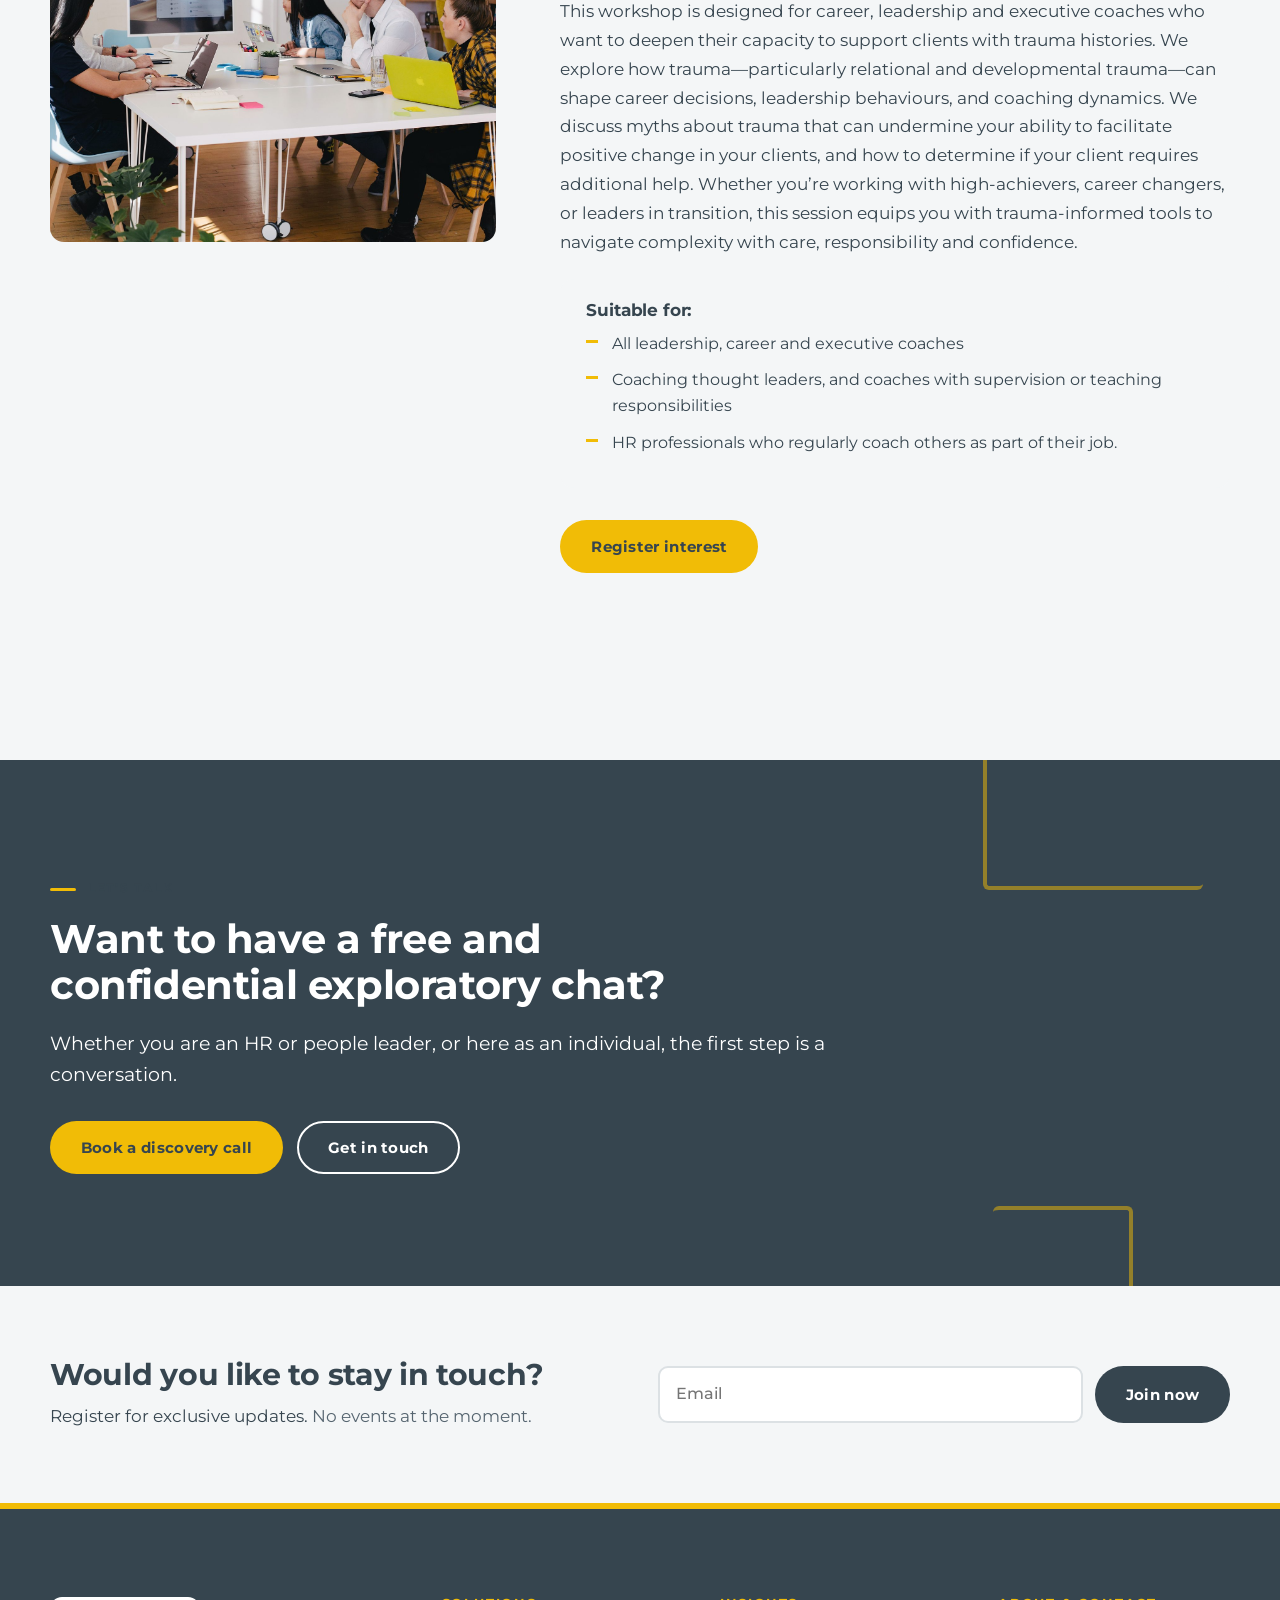
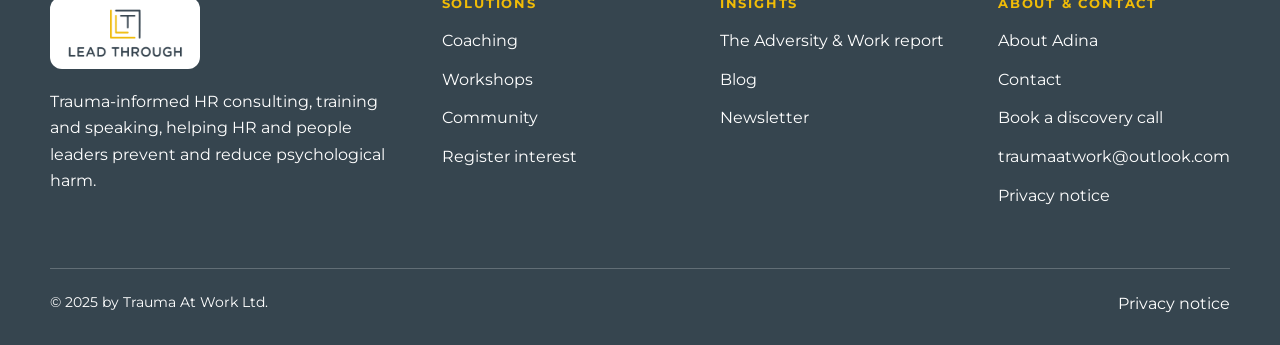
<file: workshops.html>
<!doctype html>
<html lang="en-GB">
<head>
<meta charset="utf-8">
<meta name="viewport" content="width=device-width, initial-scale=1">
<title>Trauma-Informed Workshops for Individuals &amp; Teams | Trauma At Work</title>
<meta name="description" content="Immersive, interactive trauma-informed workshops for small groups of 6–8 participants: Trauma in the Workplace, Trauma Informed Leadership, and Working with Traumatised Clients.">
<link rel="canonical" href="https://www.traumaatwork.com/workshops">
<meta property="og:title" content="Trauma-Informed Workshops for Individuals &amp; Teams | Trauma At Work">
<meta property="og:description" content="Immersive, interactive trauma-informed workshops for small groups of 6–8 participants: Trauma in the Workplace, Trauma Informed Leadership, and Working with Traumatised Clients.">
<meta property="og:type" content="website">
<meta property="og:url" content="https://www.traumaatwork.com/workshops">
<link rel="icon" type="image/png" href="assets/favicon.png">
<link rel="preconnect" href="https://fonts.googleapis.com">
<link rel="preconnect" href="https://fonts.gstatic.com" crossorigin>
<link href="https://fonts.googleapis.com/css2?family=Montserrat:wght@400;500;600;700&display=swap" rel="stylesheet">
<link rel="stylesheet" href="assets/css/style.css">
</head>
<body>
<a class="skip-link" href="#main">Skip to main content</a>
<header class="site-header">
  <div class="container header-inner">
    <a class="brand" href="index.html"><img src="assets/logo.png" alt="Trauma At Work – Lead Through logo" width="1200" height="528"></a>
    <button class="nav-toggle" type="button" aria-expanded="false" aria-controls="site-nav" aria-label="Open menu"><span></span></button>
    <nav class="nav" id="site-nav" aria-label="Main">
      <ul class="nav-list">
          <li><a href="index.html">Home</a></li>
          <li class="has-sub is-current">
            <button class="nav-btn" type="button" aria-expanded="false" aria-controls="sub-solutions">Solutions<span class="caret" aria-hidden="true"></span></button>
            <ul class="submenu" id="sub-solutions"><li><a href="traumainformedcoaching.html">Coaching</a></li><li><a href="workshops.html" aria-current="page">Workshops</a></li><li><a href="join-the-club.html">Community</a></li></ul>
          </li>
          <li class="has-sub">
            <button class="nav-btn" type="button" aria-expanded="false" aria-controls="sub-insights">Insights<span class="caret" aria-hidden="true"></span></button>
            <ul class="submenu" id="sub-insights"><li><a href="insights.html">The Adversity & Work report</a></li><li><a href="blog.html">Blog</a></li></ul>
          </li>
          <li><a href="about.html">About</a></li>
          <li><a href="contact.html">Contact</a></li>
      </ul>
      <a class="btn btn--primary nav-cta" href="https://calendar.app.google/JfC6pZQxHVuuSHKNA">Book a discovery call</a>
    </nav>
  </div>
</header>
<main id="main">

<section class="page-hero">
  <div class="container split">
    <div class="reveal">
      <span class="eyebrow">Workshops</span>
      <h1 class="quote" style="color:#fff">“None of us is as smart as all of us.”</h1>
      <p class="quote-cite" style="color:var(--yellow)">(Ken Blanchard)</p>
    </div>
    <img class="page-hero-img reveal reveal-d1" src="assets/images/workshops-together.jpg" alt="A team working together around a desk">
  </div>
</section>

<section class="section">
  <div class="container split split--wide-right">
    <div class="reveal">
      <h2>Something remarkable happens when people committed to a shared goal come together.</h2>
    </div>
    <div class="reveal reveal-d1 prose">
      <p class="lead">Something remarkable happens when people committed to a shared goal come together in a space that fosters connection, authenticity, and vulnerability.</p>
      <p><strong>Transformation becomes not only possible, but inevitable.</strong></p>
      <p>It’s not magic, it’s human nature. Given the right tools and environment, everyone moves closer to their goals. Resources are unearthed, new capabilities emerge, and previously unseen possibilities take shape.</p>
      <p>I facilitate immersive, interactive sessions with small groups of 6–8 participants who are seeking answers to similar questions. Before each session, I interview every participant to ensure the group is aligned in terms of need, intention, and approach.</p>
      <p>Together, we explore science, theory and the lived experience within the group. We gain new insights and perspectives, co-create solutions, and practice new skills, ensuring every participant feels seen, heard, and supported.</p>
    </div>
  </div>
</section>

<section class="section section--tint" style="padding-top:clamp(24px,4vw,48px)">
  <div class="container">

    <div class="workshop">
      <div class="workshop-media reveal"><img src="assets/images/workshops-working.jpg" alt="A person writing notes at a laptop beside a bright window" loading="lazy"></div>
      <div class="reveal reveal-d1">
        <h2 style="font-size:clamp(1.5rem,2.6vw,2rem);letter-spacing:.02em">TRAUMA IN THE WORKPLACE</h2>
        <p>This introductory workshop explores the concept of trauma — not just as an individual experience, but as a lens for understanding employee wellbeing and performance, team dynamics, and leadership behaviours. Participants will gain foundational insight into trauma-informed principles and begin to see how relational safety, emotional regulation, and systemic awareness can transform the way we lead, collaborate, and support one another at work.</p>
        <div class="suitable"><h4>Suitable for:</h4><ul><li>people affected by personal or workplace trauma who want to understand better the relationship between their story and their career</li><li>people working with someone impacted by trauma, e.g. line managers, mentors, coaches, HR</li><li>employee experience, future of work and mental health in the workplace specialists.</li></ul></div>
        <div class="btn-row"><a class="btn btn--primary" href="register-interest.html">Register interest</a></div>
      </div>
    </div>

    <div class="workshop">
      <div class="workshop-media reveal"><img src="assets/images/workshops-together.jpg" alt="A team working together around a desk" loading="lazy"></div>
      <div class="reveal reveal-d1">
        <h2 style="font-size:clamp(1.5rem,2.6vw,2rem);letter-spacing:.02em">TRAUMA INFORMED LEADERSHIP</h2>
        <p>This workshop introduces the principles of trauma-informed leadership, offering a compassionate and practical approach to leading in a world where many employees have been exposed to inequity, violence, discrimination, loss, and overwhelming change. Through interactive exercises and reflective dialogue, we explore how personal and collective trauma shape workplace behaviours and team dynamics, we learn how to recognise signs of dysregulation, respond with attunement, and create environments where people feel seen, supported, and empowered.</p>
        <div class="suitable"><h4>Suitable for:</h4><ul><li>Leaders concerned about the social, cultural and political events that affect the mental health of their teams</li><li>Line managers who have a trauma survivor in their team, and are unsure how to manage them</li><li>Learning and HR professionals who want to stay at the forefront of leadership theory and practice.</li></ul></div>
        <div class="btn-row"><a class="btn btn--primary" href="register-interest.html">Register interest</a></div>
      </div>
    </div>

    <div class="workshop">
      <div class="workshop-media reveal"><img src="assets/images/workshops-jason-goodman.jpg" alt="A team in a meeting room looking at a screen, with sticky notes on the wall" loading="lazy"></div>
      <div class="reveal reveal-d1">
        <h2 style="font-size:clamp(1.5rem,2.6vw,2rem);letter-spacing:.02em">WORKING WITH TRAUMATISED CLIENTS</h2>
        <p>This workshop is designed for career, leadership and executive coaches who want to deepen their capacity to support clients with trauma histories. We explore how trauma—particularly relational and developmental trauma—can shape career decisions, leadership behaviours, and coaching dynamics. We discuss myths about trauma that can undermine your ability to facilitate positive change in your clients, and how to determine if your client requires additional help. Whether you’re working with high-achievers, career changers, or leaders in transition, this session equips you with trauma-informed tools to navigate complexity with care, responsibility and confidence.</p>
        <div class="suitable"><h4>Suitable for:</h4><ul><li>All leadership, career and executive coaches</li><li>Coaching thought leaders, and coaches with supervision or teaching responsibilities</li><li>HR professionals who regularly coach others as part of their job.</li></ul></div>
        <div class="btn-row"><a class="btn btn--primary" href="register-interest.html">Register interest</a></div>
      </div>
    </div>
  </div>
</section>
</main>
<section class="cta-band" aria-labelledby="cta-h">
  <div class="container cta-inner reveal">
    <span class="eyebrow">Let’s talk</span>
    <h2 id="cta-h">Want to have a free and confidential exploratory chat?</h2>
    <p class="lead">Whether you are an HR or people leader, or here as an individual, the first step is a conversation.</p>
    <div class="btn-row">
      <a class="btn btn--primary" href="https://calendar.app.google/JfC6pZQxHVuuSHKNA">Book a discovery call</a>
      <a class="btn btn--ghost" href="contact.html">Get in touch</a>
    </div>
  </div>
</section>
<section class="newsletter" aria-labelledby="news-h">
  <div class="container newsletter-inner">
    <div>
      <h2 id="news-h">Would you like to stay in touch?</h2>
      <p>Register for exclusive updates. <span class="muted">No events at the moment.</span></p>
    </div>
    <!-- WIX: replace with the existing newsletter link/form. Live site sends visitors to /newsletter-sign-up. -->
    <form class="inline-form" action="newsletter-sign-up.html" method="get">
      <div class="field"><label class="sr-only" for="nl-email" style="position:absolute;left:-9999px">Email</label>
        <input id="nl-email" name="email" type="email" placeholder="Email" autocomplete="email" required></div>
      <button class="btn btn--dark" type="submit">Join now</button>
    </form>
  </div>
</section>
<footer class="site-footer">
  <div class="container">
    <div class="footer-grid">
      <div class="footer-brand">
        <a href="index.html"><img src="assets/logo.png" alt="Trauma At Work – Lead Through logo" width="1200" height="528"></a>
        <p>Trauma-informed HR consulting, training and speaking, helping HR and people leaders prevent and reduce psychological harm.</p>
      </div>
      <nav aria-label="Solutions"><h4>Solutions</h4><ul>
        <li><a href="traumainformedcoaching.html">Coaching</a></li>
        <li><a href="workshops.html">Workshops</a></li>
        <li><a href="join-the-club.html">Community</a></li>
        <li><a href="register-interest.html">Register interest</a></li></ul></nav>
      <nav aria-label="Insights"><h4>Insights</h4><ul>
        <li><a href="insights.html">The Adversity &amp; Work report</a></li>
        <li><a href="blog.html">Blog</a></li>
        <li><a href="newsletter-sign-up.html">Newsletter</a></li></ul></nav>
      <nav aria-label="About and contact"><h4>About &amp; contact</h4><ul>
        <li><a href="about.html">About Adina</a></li>
        <li><a href="contact.html">Contact</a></li>
        <li><a href="https://calendar.app.google/JfC6pZQxHVuuSHKNA">Book a discovery call</a></li>
        <li><a href="mailto:traumaatwork@outlook.com">traumaatwork@outlook.com</a></li>
        <li><a href="privacy-notice.html">Privacy notice</a></li></ul></nav>
    </div>
    <div class="footer-bottom"><span>© 2025 by Trauma At Work Ltd.</span><a href="privacy-notice.html">Privacy notice</a></div>
  </div>
</footer>
<script src="assets/js/main.js"></script>
</body>
</html>
</file>
<file: assets/css/style.css>
/* Trauma At Work — redesign stylesheet
   Plain CSS, no frameworks. Palette: #36454F slate, #F1BC06 yellow, #000, #FFF.
   Neutral tints (--tint, --line) are derived from slate for quiet backgrounds/borders only. */

:root {
  --slate: #36454F;
  --yellow: #F1BC06;
  --black: #000000;
  --white: #FFFFFF;
  --tint: #F4F6F7;
  --line: #DCE1E4;
  --muted: #566570;
  --maxw: 1180px;
  --gutter: clamp(20px, 5vw, 48px);
  --radius: 14px;
  --font: "Montserrat", "Segoe UI", system-ui, -apple-system, Arial, sans-serif;
}

*, *::before, *::after { box-sizing: border-box; }
html { scroll-behavior: smooth; -webkit-text-size-adjust: 100%; }
body {
  margin: 0;
  font-family: var(--font);
  font-size: 1.0625rem;
  line-height: 1.7;
  color: var(--slate);
  background: var(--white);
  overflow-x: hidden;
}
img { max-width: 100%; height: auto; display: block; }
a { color: var(--slate); text-underline-offset: 3px; }
a:hover { color: var(--black); }
p { margin: 0 0 1.1em; }
ul { margin: 0; padding: 0; list-style: none; }

:focus-visible { outline: 3px solid var(--slate); outline-offset: 3px; border-radius: 4px; }
.section--dark :focus-visible, .site-footer :focus-visible, .cta-band :focus-visible { outline-color: var(--yellow); }

.skip-link {
  position: absolute; left: 16px; top: -60px; z-index: 200;
  background: var(--yellow); color: var(--slate); padding: 10px 18px; border-radius: 8px; font-weight: 700;
}
.skip-link:focus { top: 12px; }

/* ---------- Typography ---------- */
h1, h2, h3, h4 { font-family: var(--font); color: var(--slate); line-height: 1.15; margin: 0 0 .5em; letter-spacing: -0.01em; }
h1 { font-size: clamp(2.2rem, 4.6vw, 3.6rem); font-weight: 700; }
h2 { font-size: clamp(1.75rem, 3.2vw, 2.5rem); font-weight: 700; }
h3 { font-size: clamp(1.2rem, 1.8vw, 1.45rem); font-weight: 700; line-height: 1.25; }
h4 { font-size: 1.05rem; font-weight: 700; }
.eyebrow {
  display: inline-block; font-size: .78rem; font-weight: 700; letter-spacing: .14em; text-transform: uppercase;
  color: var(--slate); margin-bottom: 1.1rem; padding-left: 38px; position: relative;
}
.eyebrow::before { content: ""; position: absolute; left: 0; top: 50%; width: 26px; height: 3px; background: var(--yellow); border-radius: 2px; }
.lead { font-size: clamp(1.1rem, 1.5vw, 1.3rem); line-height: 1.6; max-width: 40em; }
.prose { max-width: 42em; }
.prose p:last-child { margin-bottom: 0; }
.muted { color: var(--muted); }
.accent { box-shadow: inset 0 -0.32em 0 var(--yellow); }
.section--dark .accent { box-shadow: none; color: var(--yellow); }

/* ---------- Layout ---------- */
.container { width: 100%; max-width: calc(var(--maxw) + var(--gutter) * 2); margin: 0 auto; padding: 0 var(--gutter); }
.section { padding: clamp(64px, 9vw, 120px) 0; }
.section--tint { background: var(--tint); }
.section--dark { background: var(--slate); color: var(--white); }
.section--dark h1, .section--dark h2, .section--dark h3, .section--dark h4 { color: var(--white); }
.section--dark a { color: var(--white); }
.section--dark .eyebrow { color: var(--white); }
.section-head { max-width: 46em; margin-bottom: clamp(36px, 5vw, 60px); }
.section-head--center { margin-left: auto; margin-right: auto; text-align: center; }
.section-head--center .eyebrow { padding-left: 0; padding-top: 14px; }
.section-head--center .eyebrow::before { left: 50%; top: 0; transform: translateX(-50%); }
.grid { display: grid; gap: clamp(20px, 3vw, 36px); }
.grid-2 { grid-template-columns: repeat(2, 1fr); }
.grid-3 { grid-template-columns: repeat(3, 1fr); }
.grid-4 { grid-template-columns: repeat(4, 1fr); }
.split { display: grid; grid-template-columns: 1fr 1fr; gap: clamp(32px, 6vw, 88px); align-items: center; }
.split--wide-left { grid-template-columns: 1.15fr .85fr; }
.split--wide-right { grid-template-columns: .85fr 1.15fr; }

/* ---------- Buttons ---------- */
.btn {
  display: inline-flex; align-items: center; justify-content: center; gap: .6em;
  font: 700 .95rem/1 var(--font); letter-spacing: .02em;
  padding: 1.1em 1.9em; border-radius: 999px; border: 2px solid transparent; cursor: pointer;
  text-decoration: none; transition: transform .2s ease, background-color .2s ease, color .2s ease, border-color .2s ease, box-shadow .2s ease;
}
.btn--primary { background: var(--yellow); color: var(--slate); }
.btn--primary:hover { background: var(--slate); color: var(--yellow); transform: translateY(-2px); box-shadow: 0 10px 22px rgba(54,69,79,.22); }
.section--dark .btn--primary:hover, .cta-band .btn--primary:hover { background: var(--white); color: var(--slate); }
.btn--dark { background: var(--slate); color: var(--white); }
.btn--dark:hover { background: var(--black); color: var(--white); transform: translateY(-2px); }
.btn--ghost { background: transparent; color: var(--slate); border-color: var(--slate); }
.btn--ghost:hover { background: var(--slate); color: var(--white); transform: translateY(-2px); }
.section--dark .btn--ghost, .cta-band .btn--ghost { color: var(--white); border-color: var(--white); }
.section--dark .btn--ghost:hover, .cta-band .btn--ghost:hover { background: var(--white); color: var(--slate); }
.btn-row { display: flex; flex-wrap: wrap; gap: 14px; margin-top: 2rem; }
.text-link { font-weight: 700; text-decoration: none; border-bottom: 3px solid var(--yellow); padding-bottom: 2px; display: inline-block; transition: border-color .2s, transform .2s; }
.text-link:hover { border-bottom-color: var(--slate); }
.text-link .arr { display: inline-block; transition: transform .2s; }
.text-link:hover .arr { transform: translateX(4px); }
.section--dark .text-link:hover { border-bottom-color: var(--white); }

/* ---------- Header ---------- */
.site-header { position: sticky; top: 0; z-index: 100; background: var(--white); border-bottom: 1px solid var(--line); }
.header-inner { display: flex; align-items: center; justify-content: space-between; gap: 24px; min-height: 84px; }
.brand img { height: 62px; width: auto; }
.nav { display: flex; align-items: center; gap: 6px; }
.nav-list { display: flex; align-items: center; gap: 4px; }
.nav-list > li { position: relative; }
.nav a, .nav .nav-btn {
  font: 600 .93rem/1 var(--font); color: var(--slate); text-decoration: none; background: none; border: 0; cursor: pointer;
  padding: 14px 12px; display: inline-flex; align-items: center; gap: 6px; border-radius: 8px; position: relative;
}
.nav-list > li > a::after, .nav-list > li > .nav-btn::after {
  content: ""; position: absolute; left: 12px; right: 12px; bottom: 6px; height: 3px; background: var(--yellow); border-radius: 2px; transform: scaleX(0); transform-origin: left; transition: transform .25s ease;
}
.nav-list > li > a:hover::after, .nav-list > li > .nav-btn:hover::after,
.nav-list > li > a[aria-current="page"]::after, .nav-list > li.is-current > .nav-btn::after { transform: scaleX(1); }
.nav .caret { width: 8px; height: 8px; border-right: 2px solid currentColor; border-bottom: 2px solid currentColor; transform: rotate(45deg) translateY(-2px); }
.submenu {
  position: absolute; top: 100%; left: 0; min-width: 260px; background: var(--white); border: 1px solid var(--line); border-radius: 12px;
  box-shadow: 0 18px 40px rgba(54,69,79,.14); padding: 8px; opacity: 0; visibility: hidden; transform: translateY(8px); transition: opacity .2s, transform .2s, visibility .2s;
}
.has-sub:hover > .submenu, .has-sub:focus-within > .submenu, .has-sub.is-open > .submenu { opacity: 1; visibility: visible; transform: none; }
.submenu a { display: block; padding: 12px 14px; border-radius: 8px; font-weight: 600; }
.submenu a:hover { background: var(--tint); }
.submenu a::after { display: none; }
.nav a.nav-cta { margin-left: 10px; padding: 1em 1.5em; font-size: .88rem; background: var(--yellow); color: var(--slate); border-radius: 999px; border: 2px solid transparent; justify-content: center; }
.nav a.nav-cta:hover { background: var(--slate); color: var(--yellow); }
.nav a.nav-cta::after { display: none; }
.nav-toggle { display: none; background: none; border: 2px solid var(--slate); border-radius: 10px; width: 48px; height: 48px; cursor: pointer; padding: 0; position: relative; }
.nav-toggle span, .nav-toggle span::before, .nav-toggle span::after { display: block; position: absolute; left: 11px; width: 22px; height: 2.5px; background: var(--slate); border-radius: 2px; transition: transform .25s, opacity .2s; content: ""; }
.nav-toggle span { top: 21px; }
.nav-toggle span::before { top: -7px; left: 0; }
.nav-toggle span::after { top: 7px; left: 0; }
.nav-open .nav-toggle span { background: transparent; }
.nav-open .nav-toggle span::before { transform: translateY(7px) rotate(45deg); }
.nav-open .nav-toggle span::after { transform: translateY(-7px) rotate(-45deg); }

/* ---------- Hero ---------- */
.hero { padding: clamp(48px, 7vw, 96px) 0 clamp(64px, 9vw, 112px); overflow: hidden; }
.hero-grid { display: grid; grid-template-columns: 1.15fr .85fr; gap: clamp(32px, 6vw, 80px); align-items: center; }
.hero h1 { margin-bottom: .45em; }
.hero h1 .accent { white-space: normal; }
.hero .lead { margin-bottom: 0; }
.hero-media { position: relative; justify-self: end; width: 100%; max-width: 470px; }
.hero-media::before { content: ""; position: absolute; inset: 7% -5% -5% 7%; background: var(--yellow); border-radius: var(--radius); z-index: 0; }
.hero-media img { position: relative; z-index: 1; width: 100%; aspect-ratio: 4 / 5; object-fit: cover; object-position: 50% 28%; border-radius: var(--radius); }
.hero-badge {
  position: absolute; z-index: 2; left: -28px; bottom: 36px; background: var(--slate); color: var(--white); border-radius: 12px;
  padding: 16px 20px; max-width: 220px; font-size: .85rem; line-height: 1.4; font-weight: 600; box-shadow: 0 14px 30px rgba(54,69,79,.3);
}
.hero-badge strong { display: block; font-size: 1.6rem; color: var(--yellow); line-height: 1.1; }

/* ---------- Credential band ---------- */
.cred-band { background: var(--slate); color: var(--white); padding: 38px 0; }
.cred-list { display: grid; grid-template-columns: repeat(4, 1fr); gap: 28px; }
.cred-list li { padding-left: 18px; border-left: 3px solid var(--yellow); font-size: .93rem; line-height: 1.45; font-weight: 500; }
.cred-list strong { display: block; font-size: 1.05rem; font-weight: 700; margin-bottom: 2px; }
.cred-list a { color: var(--white); }

/* ---------- Editorial intro ---------- */
.portrait { position: relative; max-width: 440px; }
.portrait img { width: 100%; aspect-ratio: 4 / 5; object-fit: cover; object-position: 50% 20%; border-radius: var(--radius); position: relative; z-index: 1; }
.portrait::after { content: ""; position: absolute; left: -18px; bottom: -18px; width: 55%; height: 55%; border-left: 4px solid var(--yellow); border-bottom: 4px solid var(--yellow); border-radius: 0 0 0 var(--radius); z-index: 0; }
.signature-line { margin-top: 1.6rem; font-weight: 700; }

/* ---------- Cards ---------- */
.card {
  background: var(--white); border: 1px solid var(--line); border-radius: var(--radius); overflow: hidden; display: flex; flex-direction: column;
  transition: transform .3s ease, box-shadow .3s ease; position: relative;
}
.card:hover { transform: translateY(-6px); box-shadow: 0 22px 44px rgba(54,69,79,.14); }
.card::after { content: ""; position: absolute; left: 0; top: 0; height: 5px; width: 64px; background: var(--yellow); }
.card-img { aspect-ratio: 16 / 11; overflow: hidden; background: var(--tint); }
.card-img img { width: 100%; height: 100%; object-fit: cover; transition: transform .6s ease; }
.card:hover .card-img img { transform: scale(1.04); }
.card-body { padding: 28px 28px 32px; display: flex; flex-direction: column; flex: 1; }
.card-body p { flex: 1; }
.card .eyebrow { margin-bottom: .6rem; }

/* ---------- Principle blocks (trauma-informed workplace) ---------- */
.principles { display: grid; grid-template-columns: repeat(2, 1fr); gap: 20px; }
.principle { background: var(--white); border: 1px solid var(--line); border-radius: var(--radius); padding: 28px 28px 26px; position: relative; }
.principle .num { font-weight: 700; font-size: .85rem; letter-spacing: .12em; color: var(--slate); display: inline-block; padding: 4px 12px; background: var(--yellow); border-radius: 999px; margin-bottom: 14px; }
.principle h3 { font-size: 1.15rem; }
.principle p { margin: 0; font-size: .98rem; }
.chips { display: flex; flex-wrap: wrap; gap: 10px; margin: 1.4rem 0 0; }
.chips li { padding: 9px 16px; border: 1.5px solid var(--slate); border-radius: 999px; font-weight: 600; font-size: .9rem; }

/* ---------- Report / stats ---------- */
.stats { display: grid; grid-template-columns: repeat(3, 1fr); gap: 24px; margin-top: 2.2rem; }
.stat { border-top: 3px solid var(--yellow); padding-top: 18px; }
.stat .big { font-size: clamp(2.2rem, 4vw, 3.3rem); font-weight: 700; line-height: 1; color: var(--yellow); display: block; margin-bottom: 10px; }
.stat p { margin: 0; font-size: .98rem; line-height: 1.55; }
.report-media { position: relative; }
.report-media img { border-radius: var(--radius); border: 4px solid var(--white); box-shadow: 0 24px 50px rgba(0,0,0,.28); }
.report-media .second { position: absolute; width: 56%; right: -4%; bottom: -12%; }

/* ---------- Insights / editorial posts ---------- */
.post-feature { display: grid; grid-template-columns: 1.1fr .9fr; gap: clamp(28px, 4vw, 56px); align-items: center; }
.post-feature .thumb { aspect-ratio: 4 / 3; border-radius: var(--radius); overflow: hidden; display: block; }
.post-feature .thumb img, .post-row .thumb img { width: 100%; height: 100%; object-fit: cover; transition: transform .6s; }
.post-feature:hover .thumb img, .post-row:hover .thumb img { transform: scale(1.04); }
.post-meta { font-size: .85rem; font-weight: 600; color: var(--muted); letter-spacing: .02em; margin-bottom: .8rem; }
.post-meta span + span::before { content: "·"; margin: 0 .6em; color: var(--slate); }
.post-title a { text-decoration: none; }
.post-title a:hover { text-decoration: underline; text-decoration-color: var(--yellow); text-decoration-thickness: 3px; }
.post-list { margin-top: clamp(36px, 5vw, 60px); border-top: 1px solid var(--line); }
.post-row { display: grid; grid-template-columns: 180px 1fr auto; gap: 28px; align-items: center; padding: 26px 0; border-bottom: 1px solid var(--line); }
.post-row .thumb { aspect-ratio: 4 / 3; border-radius: 10px; overflow: hidden; display: block; }
.post-row h3 { margin: 0 0 .3em; font-size: 1.2rem; }
.post-row .post-meta { margin: 0; }
.post-row .excerpt { margin: .4rem 0 0; font-size: .97rem; }
.blog-grid { display: grid; grid-template-columns: repeat(2, 1fr); gap: 32px; }

/* ---------- Final CTA / newsletter ---------- */
.cta-band { background: var(--slate); color: var(--white); position: relative; overflow: hidden; padding: clamp(64px, 9vw, 112px) 0; }
.cta-band::before, .cta-band::after { content: ""; position: absolute; border: 4px solid var(--yellow); border-radius: 6px; opacity: .9; }
.cta-band::before { width: 220px; height: 220px; right: 6%; top: -90px; border-top: 0; border-right: 0; opacity: .5; }
.cta-band::after { width: 140px; height: 140px; right: calc(6% + 70px); bottom: -60px; border-bottom: 0; border-left: 0; opacity: .5; }
.cta-band h2 { color: var(--white); max-width: 18em; }
.cta-band .lead { color: var(--white); }
.cta-inner { position: relative; z-index: 1; }
.cta-inner > * { max-width: 46em; }
.newsletter { background: var(--tint); padding: clamp(44px, 6vw, 72px) 0; }
.newsletter-inner { display: grid; grid-template-columns: 1fr 1fr; gap: 36px; align-items: center; }
.newsletter h2 { font-size: clamp(1.4rem, 2.4vw, 1.9rem); margin: 0 0 .3em; }
.newsletter p { margin: 0; }
.inline-form { display: flex; gap: 12px; flex-wrap: wrap; }
.inline-form .field { flex: 1 1 240px; }

/* ---------- Forms ---------- */
.form { display: grid; gap: 20px; }
.form-row { display: grid; grid-template-columns: 1fr 1fr; gap: 20px; }
.field { display: flex; flex-direction: column; gap: 8px; }
.field label, .field legend { font-weight: 700; font-size: .92rem; color: var(--slate); }
.field .req { color: var(--black); }
.field input, .field textarea, .field select {
  font: 500 1rem/1.4 var(--font); color: var(--slate); padding: 15px 16px; border: 2px solid var(--line); border-radius: 10px; background: var(--white); width: 100%;
  transition: border-color .2s, box-shadow .2s;
}
.field input:hover, .field textarea:hover, .field select:hover { border-color: var(--slate); }
.field input:focus, .field textarea:focus, .field select:focus { outline: none; border-color: var(--slate); box-shadow: 0 0 0 4px rgba(241,188,6,.55); }
.field textarea { min-height: 150px; resize: vertical; }
.field .hint { font-size: .85rem; color: var(--muted); }
.check { display: flex; gap: 12px; align-items: flex-start; font-size: .95rem; }
.check input { width: 22px; height: 22px; margin-top: 3px; accent-color: var(--slate); flex: none; }
.radio-group { border: 0; padding: 0; margin: 0; display: grid; gap: 10px; }
.form-note { padding: 14px 18px; border-left: 4px solid var(--yellow); background: var(--tint); border-radius: 0 10px 10px 0; font-size: .92rem; display: none; }
.form-note.is-visible { display: block; }
.form-card { background: var(--white); border: 1px solid var(--line); border-radius: var(--radius); padding: clamp(24px, 4vw, 44px); box-shadow: 0 20px 50px rgba(54,69,79,.08); position: relative; }
.form-card::before { content: ""; position: absolute; left: 0; top: 0; height: 5px; width: 80px; background: var(--yellow); border-radius: var(--radius) 0 0 0; }

/* ---------- Inner page hero ---------- */
.page-hero { background: var(--slate); color: var(--white); padding: clamp(56px, 8vw, 104px) 0; position: relative; overflow: hidden; }
.page-hero h1 { color: var(--white); max-width: 16em; }
.page-hero .lead { color: var(--white); }
.page-hero .eyebrow { color: var(--white); }
.page-hero::after { content: ""; position: absolute; right: 5%; bottom: -70px; width: 200px; height: 200px; border: 4px solid var(--yellow); border-bottom: 0; border-left: 0; border-radius: 6px; opacity: .5; }
.page-hero .split { align-items: center; }
.page-hero-img { border-radius: var(--radius); aspect-ratio: 4 / 3; object-fit: cover; width: 100%; border: 4px solid rgba(255,255,255,.12); }
.page-hero-img.portrait-crop { aspect-ratio: 1 / 1; object-position: 50% 25%; }

/* ---------- Lists with ticks ---------- */
.ticks li { position: relative; padding: 0 0 0 34px; margin-bottom: 14px; }
.ticks li::before { content: ""; position: absolute; left: 0; top: .55em; width: 18px; height: 10px; border-left: 3.5px solid var(--yellow); border-bottom: 3.5px solid var(--yellow); transform: rotate(-45deg) translateY(-50%); }
.ticks--no li::before { width: 16px; height: 16px; border: 0; transform: none; top: .35em; background:
  linear-gradient(45deg, transparent 43%, var(--slate) 43% 57%, transparent 57%),
  linear-gradient(-45deg, transparent 43%, var(--slate) 43% 57%, transparent 57%); }
.quote { font-size: clamp(1.4rem, 2.6vw, 2rem); font-weight: 600; line-height: 1.35; margin: 0 0 .4em; }
.quote-cite { font-weight: 700; color: var(--muted); }

/* workshop rows */
.workshop { display: grid; grid-template-columns: .8fr 1.2fr; gap: clamp(28px, 5vw, 64px); align-items: start; padding: clamp(40px, 6vw, 72px) 0; border-top: 1px solid var(--line); }
.workshop:first-of-type { border-top: 0; }
.workshop img { border-radius: var(--radius); aspect-ratio: 4 / 3; object-fit: cover; width: 100%; position: sticky; top: 110px; }
.workshop:nth-of-type(even) { grid-template-columns: 1.2fr .8fr; }
.workshop:nth-of-type(even) .workshop-media { order: 2; }
.suitable { background: var(--tint); border-radius: var(--radius); padding: 22px 26px; margin: 1.4rem 0 0; }
.suitable h4 { margin-bottom: .6em; }
.suitable ul li { margin-bottom: 10px; padding-left: 26px; position: relative; font-size: .97rem; }
.suitable ul li::before { content: ""; position: absolute; left: 0; top: .6em; width: 12px; height: 3px; background: var(--yellow); }

/* plans */
.plans { display: grid; grid-template-columns: repeat(2, 1fr); gap: 24px; max-width: 760px; margin: 0 auto; }
.plan { background: var(--white); color: var(--slate); border-radius: var(--radius); padding: 36px 32px; text-align: center; border-top: 6px solid var(--yellow); }
.plan h3 { font-size: .85rem; letter-spacing: .14em; text-transform: uppercase; color: var(--slate); }
.plan .price { font-size: 3rem; font-weight: 700; line-height: 1; margin: 10px 0 4px; }
.plan .price small { font-size: 1rem; font-weight: 600; }
.steps { counter-reset: s; }
.step { display: grid; grid-template-columns: 64px 1fr; gap: 20px; padding: 26px 0; border-bottom: 1px solid var(--line); }
.step:last-child { border-bottom: 0; }
.step .n { font-size: 2.2rem; font-weight: 700; color: var(--slate); line-height: 1; box-shadow: inset 0 -.28em 0 var(--yellow); align-self: start; width: fit-content; }
.step p { margin: 0; }
.notice { border: 2px solid var(--slate); border-radius: var(--radius); padding: 22px 26px; background: var(--white); }

/* legal pages */
.legal { max-width: 46em; margin: 0 auto; }
.legal h2 { font-size: 1.35rem; margin-top: 2.2em; }
.legal ul { list-style: disc; padding-left: 1.4em; margin: 0 0 1.1em; }
.legal li { margin-bottom: .4em; }

/* ---------- Footer ---------- */
.site-footer { background: var(--slate); color: var(--white); padding: clamp(56px, 7vw, 88px) 0 28px; border-top: 6px solid var(--yellow); }
.footer-grid { display: grid; grid-template-columns: 1.5fr repeat(3, 1fr); gap: clamp(28px, 4vw, 56px); }
.footer-brand img { height: 72px; width: auto; background: var(--white); padding: 10px 16px; border-radius: 12px; margin-bottom: 20px; }
.footer-brand p { font-size: .97rem; max-width: 24em; }
.site-footer h4 { color: var(--yellow); font-size: .8rem; letter-spacing: .14em; text-transform: uppercase; margin-bottom: 1.1em; }
.site-footer li { margin-bottom: 10px; }
.site-footer a { color: var(--white); text-decoration: none; font-size: .97rem; }
.site-footer a:hover { color: var(--yellow); text-decoration: underline; }
.footer-bottom { margin-top: 48px; padding-top: 22px; border-top: 1px solid rgba(255,255,255,.22); display: flex; flex-wrap: wrap; justify-content: space-between; gap: 12px; font-size: .88rem; }

/* ---------- Motion ---------- */
.js .reveal { opacity: 0; transform: translateY(22px); transition: opacity .8s ease, transform .8s ease; }
.js .reveal.is-visible { opacity: 1; transform: none; }
.js .reveal-d1 { transition-delay: .1s; }
.js .reveal-d2 { transition-delay: .2s; }
@media (prefers-reduced-motion: reduce) {
  html { scroll-behavior: auto; }
  *, *::before, *::after { transition: none !important; animation: none !important; }
  .js .reveal { opacity: 1; transform: none; }
}

/* ---------- Tablet ---------- */
@media (max-width: 1040px) {
  .nav-toggle { display: block; }
  .nav { position: fixed; inset: 84px 0 0 0; background: var(--white); flex-direction: column; align-items: stretch; padding: 24px var(--gutter) 40px; overflow-y: auto; transform: translateX(100%); visibility: hidden; transition: transform .3s ease, visibility .3s; gap: 18px; }
  .nav-open .nav { transform: none; visibility: visible; }
  .nav-open { overflow: hidden; }
  .nav-list { flex-direction: column; align-items: stretch; gap: 0; }
  .nav a, .nav .nav-btn { font-size: 1.15rem; padding: 18px 4px; border-bottom: 1px solid var(--line); border-radius: 0; width: 100%; justify-content: space-between; }
  .nav-list > li > a::after, .nav-list > li > .nav-btn::after { display: none; }
  .nav-list > li > a[aria-current="page"] { box-shadow: inset 4px 0 0 var(--yellow); padding-left: 14px; }
  .submenu { position: static; opacity: 1; visibility: visible; transform: none; box-shadow: none; border: 0; padding: 0 0 6px 14px; min-width: 0; display: none; }
  .has-sub.is-open > .submenu { display: block; }
  .has-sub:hover > .submenu { display: none; }
  .has-sub.is-open:hover > .submenu { display: block; }
  .submenu a { font-size: 1.05rem; font-weight: 500; }
  .nav a.nav-cta { margin: 14px 0 0; padding: 1.15em 1.5em; font-size: 1rem; width: 100%; border-bottom: 2px solid transparent; }
  .cred-list { grid-template-columns: repeat(2, 1fr); }
  .footer-grid { grid-template-columns: 1fr 1fr; }
  .grid-3 { grid-template-columns: repeat(2, 1fr); }
  .grid-4 { grid-template-columns: repeat(2, 1fr); }
  .stats { grid-template-columns: 1fr; gap: 28px; }
}

/* ---------- Mobile ---------- */
@media (max-width: 820px) {
  body { font-size: 1.02rem; }
  .brand img { height: 52px; }
  .header-inner { min-height: 74px; }
  .nav { inset: 74px 0 0 0; }
  .hero-grid, .split, .split--wide-left, .split--wide-right, .post-feature, .newsletter-inner, .workshop, .workshop:nth-of-type(even) { grid-template-columns: 1fr; }
  .hero-media { justify-self: center; max-width: 380px; margin-top: 16px; order: -1; }
  .hero-badge { left: 8px; bottom: 16px; }
  .workshop:nth-of-type(even) .workshop-media { order: 0; }
  .workshop img { position: static; }
  .grid-2, .grid-3, .grid-4, .principles, .blog-grid, .plans, .form-row { grid-template-columns: 1fr; }
  .post-row { grid-template-columns: 110px 1fr; gap: 16px; }
  .post-row .go { display: none; }
  .report-media .second { position: static; width: 100%; margin-top: 16px; }
  .btn-row .btn { width: 100%; }
  .inline-form .btn { width: 100%; }
  .portrait { margin: 0 auto 8px; }
  .step { grid-template-columns: 48px 1fr; }
  .footer-grid { grid-template-columns: 1fr; }
  .cta-band::before, .cta-band::after, .page-hero::after { display: none; }
}
@media (max-width: 480px) {
  .cred-list { grid-template-columns: 1fr; }
  .post-row { grid-template-columns: 1fr; }
  .post-row .thumb { aspect-ratio: 16 / 9; }
}
</file>
